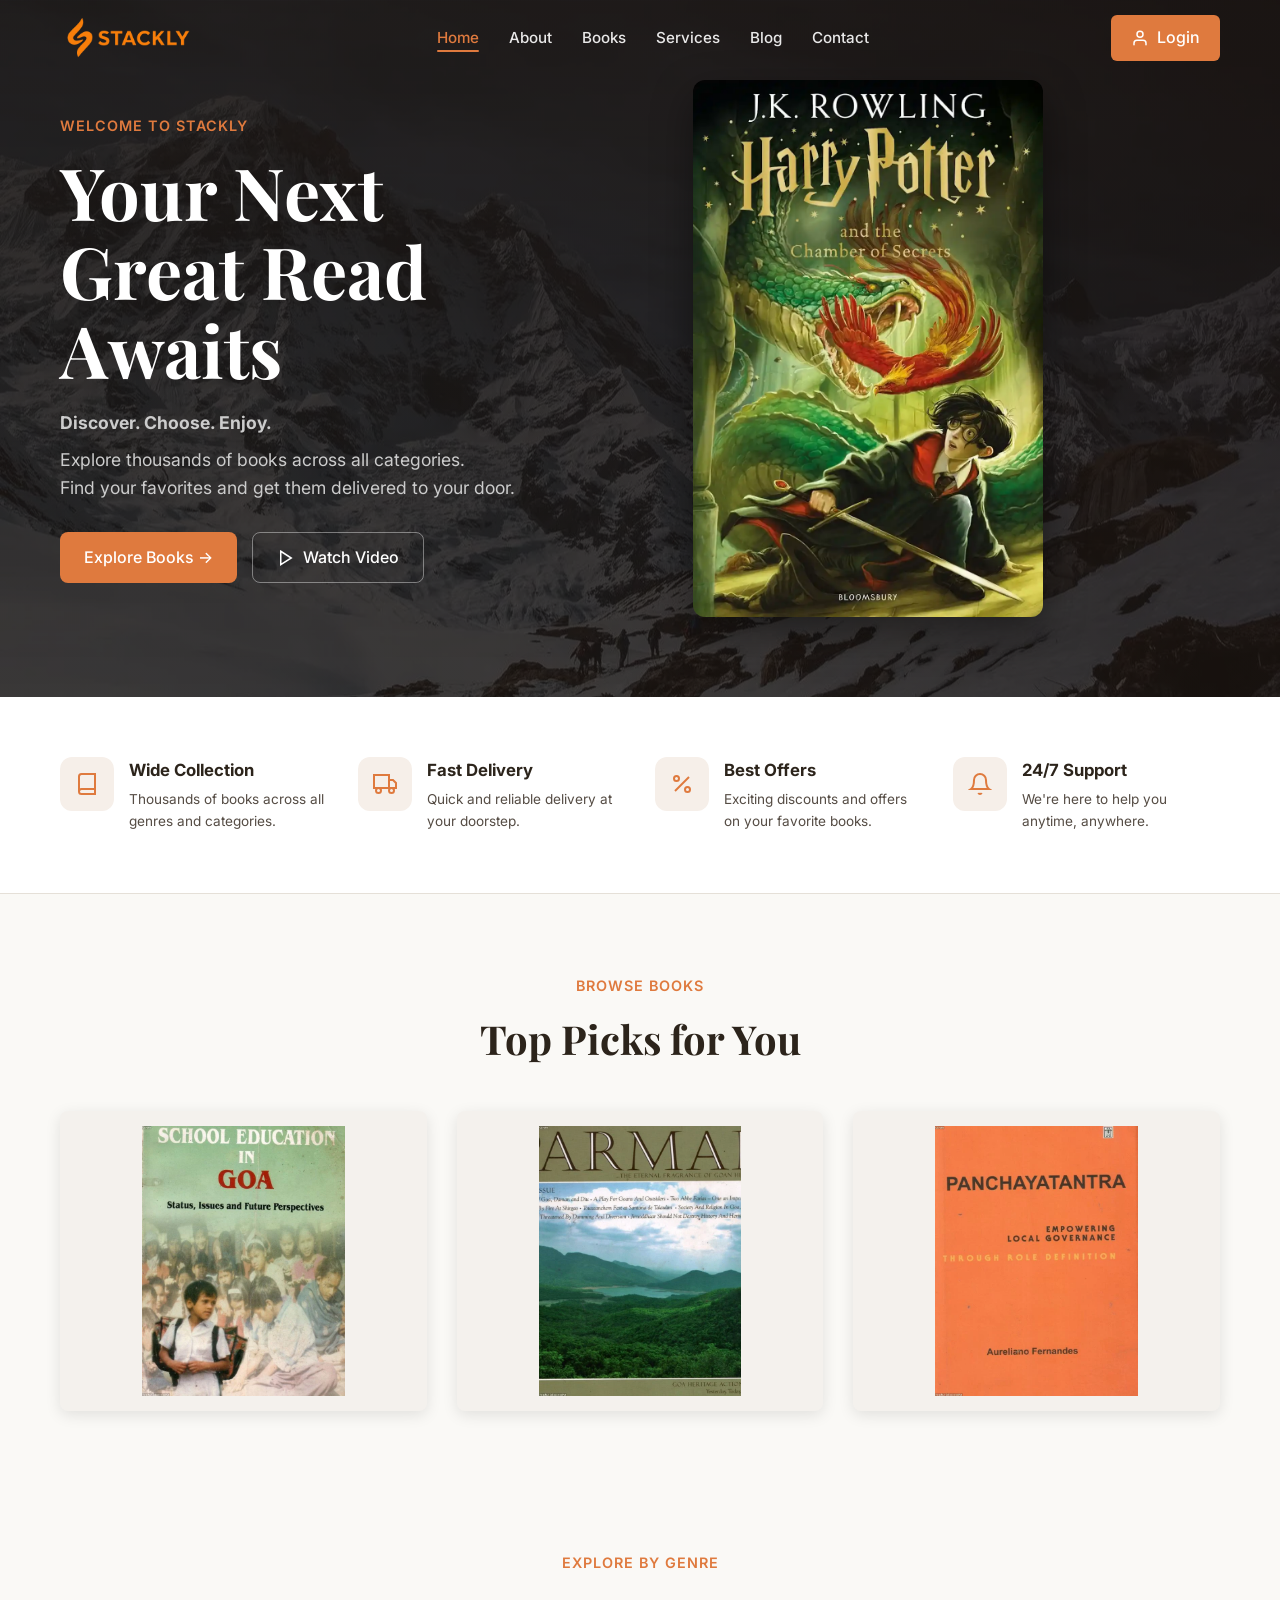
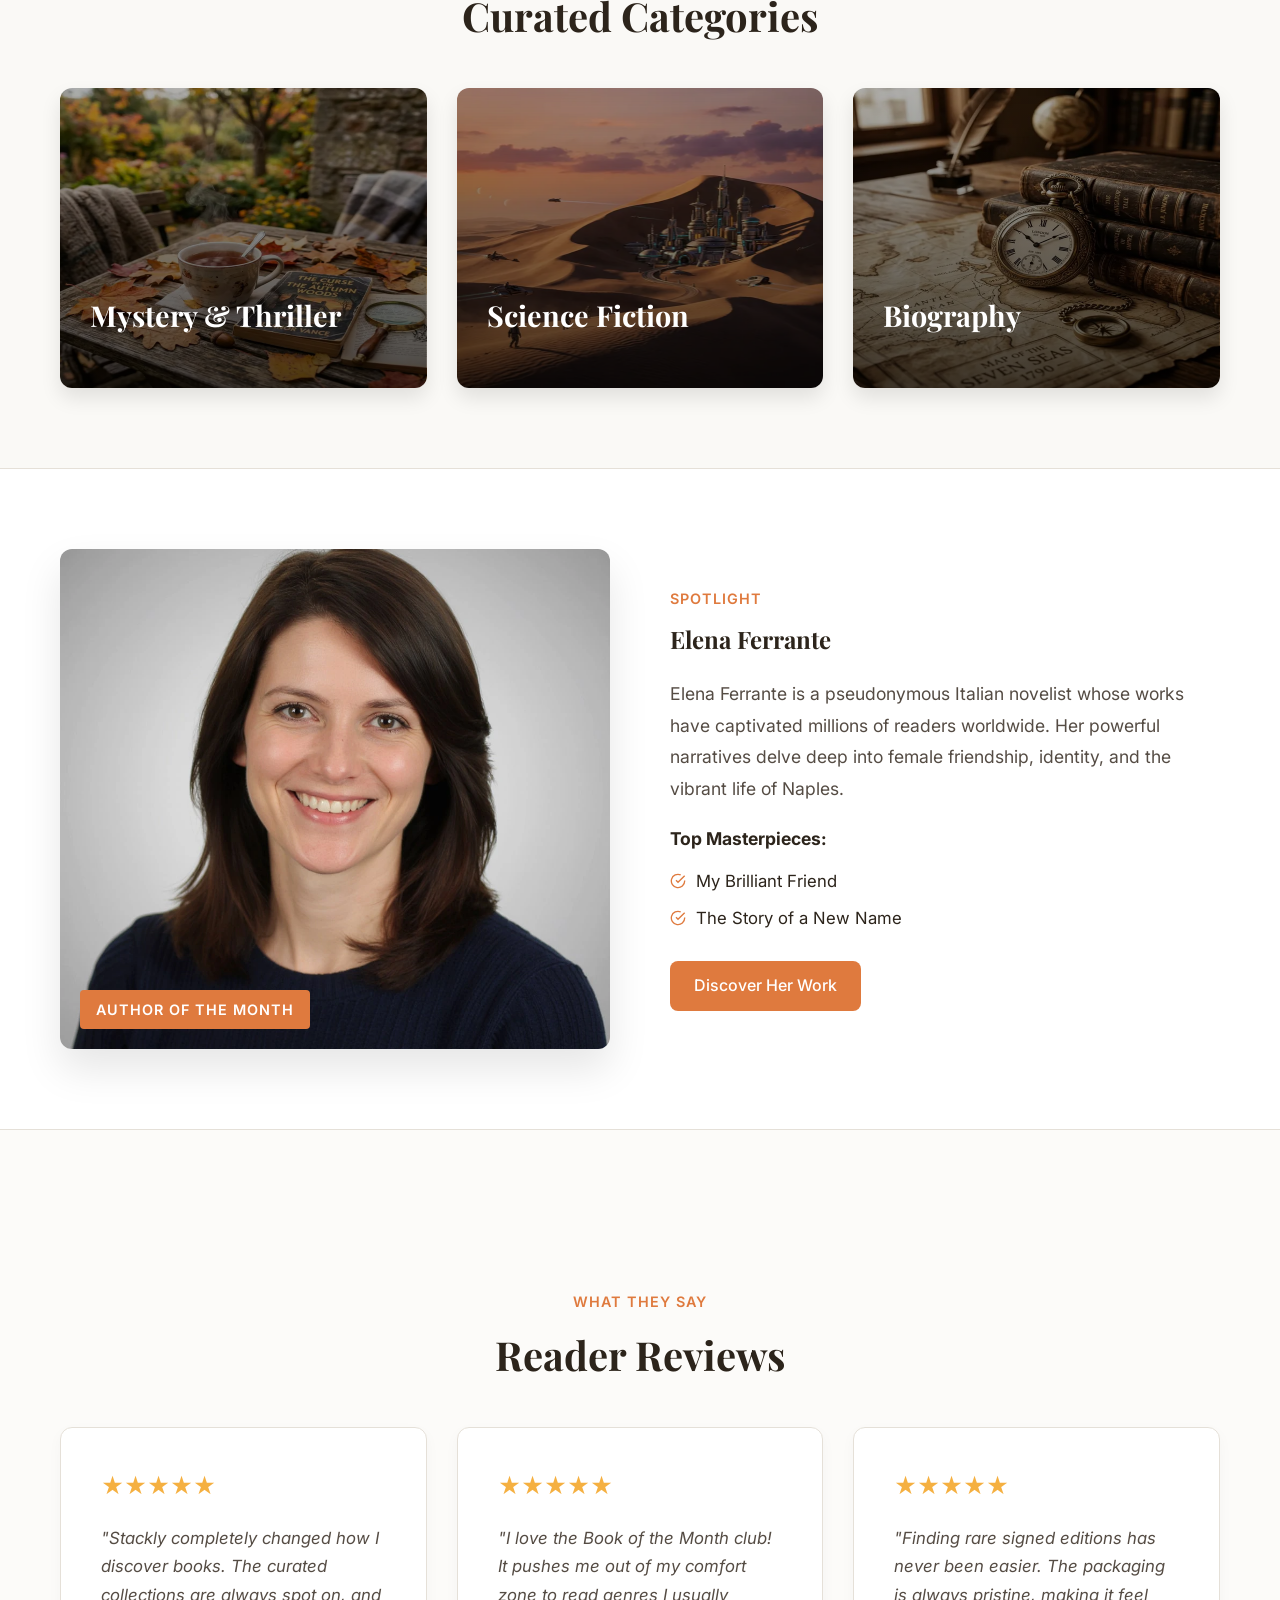
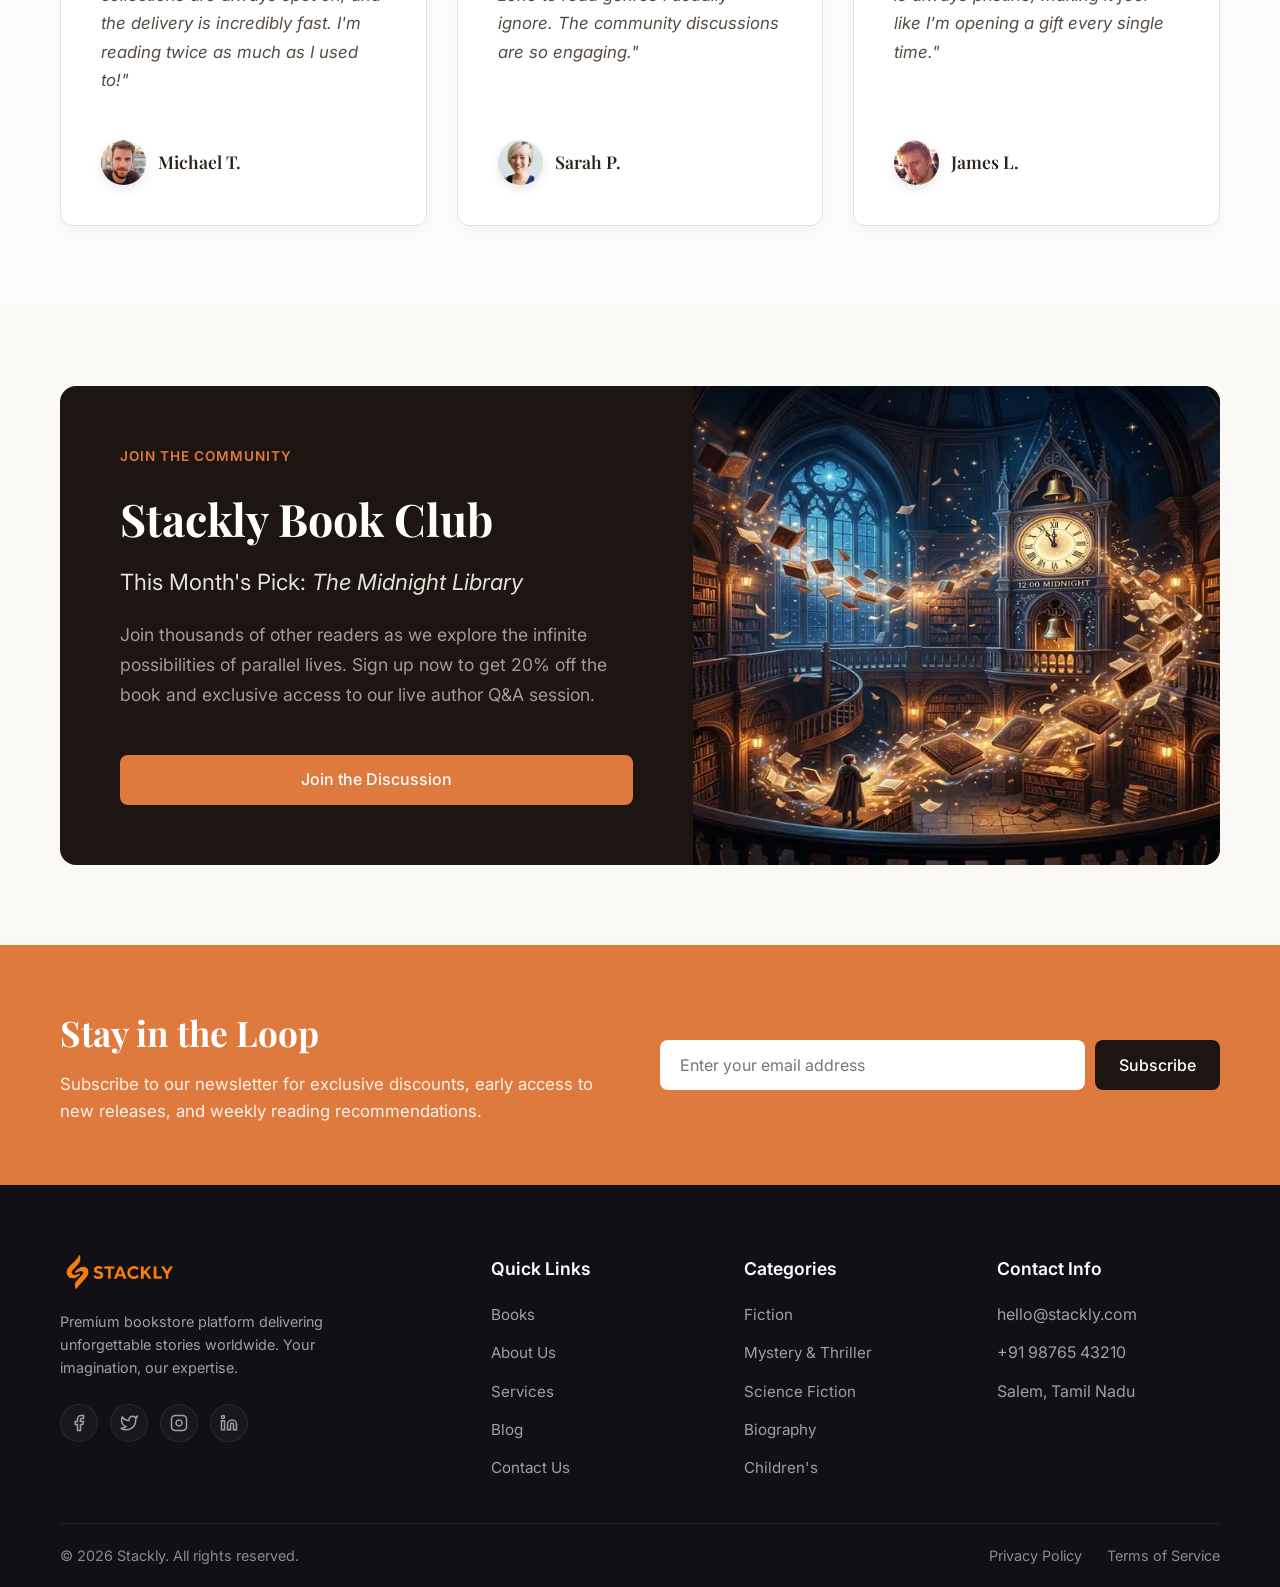
<file: index.html>
<!DOCTYPE html>
<html lang="en">
<head>
    <meta charset="UTF-8">
    <meta name="viewport" content="width=device-width, initial-scale=1.0">
    <title>Stackly - Your Next Great Read Awaits</title>
    <link rel="stylesheet" href="css/index.css">
</head>
<body>

    <!-- Header will be injected here by script.js -->
    <div id="header-placeholder"></div>

    <main>
        <!-- Hero Section -->
        <section class="hero">
            <div class="container">
                <div class="hero-content">
                    <span class="hero-subtitle">Welcome to Stackly</span>
                    <h1>Your Next<br>Great Read<br>Awaits</h1>
                    <div class="hero-desc">
                        <p><strong>Discover. Choose. Enjoy.</strong></p>
                        <p>Explore thousands of books across all categories.<br>Find your favorites and get them delivered to your door.</p>
                    </div>
                    <div class="hero-actions">
                        <a href="books.html" class="btn btn-primary">
                            Explore Books &rarr;
                        </a>
                        <a href="404.html" class="btn btn-outline">
                            <svg width="18" height="18" viewBox="0 0 24 24" fill="none" stroke="currentColor" stroke-width="2" style="margin-right: 8px;"><polygon points="5 3 19 12 5 21 5 3"></polygon></svg>
                            Watch Video
                        </a>
                    </div>
                </div>
                <div class="hero-image hp-slideshow" style="position: relative; max-width: 350px; width: 100%; margin: 0 auto;">
                    <img src="assets/h1.webp" alt="Harry Potter 1" class="hp-slide active" style="width: 100%; height: auto; object-fit: cover; border-radius: 12px; box-shadow: 0 15px 40px rgba(0,0,0,0.4); display: block;">
                    <img src="assets/h2.webp" alt="Harry Potter 2" class="hp-slide" style="position: absolute; top: 0; left: 0; width: 100%; height: 100%; object-fit: cover; border-radius: 12px; box-shadow: 0 15px 40px rgba(0,0,0,0.4);">
                    <img src="assets/h3.webp" alt="Harry Potter 3" class="hp-slide" style="position: absolute; top: 0; left: 0; width: 100%; height: 100%; object-fit: cover; border-radius: 12px; box-shadow: 0 15px 40px rgba(0,0,0,0.4);">
                    <img src="assets/h4.webp" alt="Harry Potter 4" class="hp-slide" style="position: absolute; top: 0; left: 0; width: 100%; height: 100%; object-fit: cover; border-radius: 12px; box-shadow: 0 15px 40px rgba(0,0,0,0.4);">
                    <img src="assets/h5.webp" alt="Harry Potter 5" class="hp-slide" style="position: absolute; top: 0; left: 0; width: 100%; height: 100%; object-fit: cover; border-radius: 12px; box-shadow: 0 15px 40px rgba(0,0,0,0.4);">
                    <img src="assets/h6.webp" alt="Harry Potter 6" class="hp-slide" style="position: absolute; top: 0; left: 0; width: 100%; height: 100%; object-fit: cover; border-radius: 12px; box-shadow: 0 15px 40px rgba(0,0,0,0.4);">
                    <img src="assets/h7.webp" alt="Harry Potter 7" class="hp-slide" style="position: absolute; top: 0; left: 0; width: 100%; height: 100%; object-fit: cover; border-radius: 12px; box-shadow: 0 15px 40px rgba(0,0,0,0.4);">
                </div>
            </div>
        </section>

        <!-- Features Section -->
        <section class="features">
            <div class="container">
                <div class="features-grid">
                    <div class="feature-card">
                        <div class="feature-icon">
                            <svg width="24" height="24" viewBox="0 0 24 24" fill="none" stroke="currentColor" stroke-width="2"><path d="M4 19.5v-15A2.5 2.5 0 0 1 6.5 2H20v20H6.5a2.5 2.5 0 0 1 0-5H20"></path></svg>
                        </div>
                        <div class="feature-text">
                            <h4>Wide Collection</h4>
                            <p>Thousands of books across all genres and categories.</p>
                        </div>
                    </div>
                    
                    <div class="feature-card">
                        <div class="feature-icon">
                            <svg width="24" height="24" viewBox="0 0 24 24" fill="none" stroke="currentColor" stroke-width="2"><rect x="1" y="3" width="15" height="13"></rect><polygon points="16 8 20 8 23 11 23 16 16 16 16 8"></polygon><circle cx="5.5" cy="18.5" r="2.5"></circle><circle cx="18.5" cy="18.5" r="2.5"></circle></svg>
                        </div>
                        <div class="feature-text">
                            <h4>Fast Delivery</h4>
                            <p>Quick and reliable delivery at your doorstep.</p>
                        </div>
                    </div>

                    <div class="feature-card">
                        <div class="feature-icon">
                            <svg width="24" height="24" viewBox="0 0 24 24" fill="none" stroke="currentColor" stroke-width="2"><path d="M19 5L5 19"></path><circle cx="6.5" cy="6.5" r="2.5"></circle><circle cx="17.5" cy="17.5" r="2.5"></circle></svg>
                        </div>
                        <div class="feature-text">
                            <h4>Best Offers</h4>
                            <p>Exciting discounts and offers on your favorite books.</p>
                        </div>
                    </div>

                    <div class="feature-card">
                        <div class="feature-icon">
                            <svg width="24" height="24" viewBox="0 0 24 24" fill="none" stroke="currentColor" stroke-width="2"><path d="M18 8A6 6 0 0 0 6 8c0 7-3 9-3 9h18s-3-2-3-9"></path><path d="M13.73 21a2 2 0 0 1-3.46 0"></path></svg>
                        </div>
                        <div class="feature-text">
                            <h4>24/7 Support</h4>
                            <p>We're here to help you anytime, anywhere.</p>
                        </div>
                    </div>
                </div>
            </div>
        </section>

        <!-- Top Picks Section -->
        <section class="top-picks container">
            <div class="section-header">
                <span class="section-subtitle">Browse Books</span>
                <h2>Top Picks for You</h2>
            </div>
            
            <div style="display: grid; grid-template-columns: repeat(auto-fit, minmax(200px, 1fr)); gap: 30px; padding-bottom: 60px;">
                <img src="assets/product_2.webp" alt="Top Pick 1" style="width: 100%; height: 300px; object-fit: cover; border-radius: 8px; box-shadow: 0 4px 15px rgba(0,0,0,0.1);">
                <img src="assets/product_3.webp" alt="Top Pick 2" style="width: 100%; height: 300px; object-fit: cover; border-radius: 8px; box-shadow: 0 4px 15px rgba(0,0,0,0.1);">
                <img src="assets/product_4.webp" alt="Top Pick 3" style="width: 100%; height: 300px; object-fit: cover; border-radius: 8px; box-shadow: 0 4px 15px rgba(0,0,0,0.1);">
            </div>
        </section>

        <!-- Curated Categories Section -->
        <section class="curated-categories container">
            <div class="section-header">
                <span class="section-subtitle">Explore by Genre</span>
                <h2>Curated Categories</h2>
            </div>
            <div class="category-grid">
                <a href="books.html" class="category-card" style="background-image: linear-gradient(rgba(0,0,0,0.3), rgba(0,0,0,0.7)), url('assets/blog_cozy_autumn.webp');">
                    <h3>Mystery & Thriller</h3>
                    <span>Browse Collection &rarr;</span>
                </a>
                <a href="books.html" class="category-card" style="background-image: linear-gradient(rgba(0,0,0,0.3), rgba(0,0,0,0.7)), url('assets/blog_dune.webp');">
                    <h3>Science Fiction</h3>
                    <span>Browse Collection &rarr;</span>
                </a>
                <a href="books.html" class="category-card" style="background-image: linear-gradient(rgba(0,0,0,0.3), rgba(0,0,0,0.7)), url('assets/blog_historical.webp');">
                    <h3>Biography</h3>
                    <span>Browse Collection &rarr;</span>
                </a>
            </div>
        </section>

        <!-- Featured Author Section -->
        <section class="featured-author">
            <div class="container">
                <div class="author-layout">
                    <div class="author-image-wrapper">
                        <img src="assets/ai1.webp" alt="Featured Author" class="author-image">
                        <div class="author-badge">Author of the Month</div>
                    </div>
                    <div class="author-content">
                        <span class="section-subtitle">Spotlight</span>
                        <h2>Elena Ferrante</h2>
                        <p class="author-bio">Elena Ferrante is a pseudonymous Italian novelist whose works have captivated millions of readers worldwide. Her powerful narratives delve deep into female friendship, identity, and the vibrant life of Naples.</p>
                        <div class="author-books">
                            <h4>Top Masterpieces:</h4>
                            <ul>
                                <li><svg width="16" height="16" viewBox="0 0 24 24" fill="none" stroke="var(--primary-color)" stroke-width="2"><path d="M22 11.08V12a10 10 0 1 1-5.93-9.14"></path><polyline points="22 4 12 14.01 9 11.01"></polyline></svg> My Brilliant Friend</li>
                                <li><svg width="16" height="16" viewBox="0 0 24 24" fill="none" stroke="var(--primary-color)" stroke-width="2"><path d="M22 11.08V12a10 10 0 1 1-5.93-9.14"></path><polyline points="22 4 12 14.01 9 11.01"></polyline></svg> The Story of a New Name</li>
                            </ul>
                        </div>
                        <a href="books.html" class="btn btn-primary">Discover Her Work</a>
                    </div>
                </div>
            </div>
        </section>

        <!-- Testimonials Section -->
        <section class="testimonials">
            <div class="container">
                <div class="section-header">
                    <span class="section-subtitle">What They Say</span>
                    <h2>Reader Reviews</h2>
                </div>
                <div class="testimonial-grid">
                    <div class="testimonial-card">
                        <div class="stars">★★★★★</div>
                        <p class="testimonial-text">"Stackly completely changed how I discover books. The curated collections are always spot on, and the delivery is incredibly fast. I'm reading twice as much as I used to!"</p>
                        <div class="testimonial-author"><img src="assets/profile_michael.webp" alt="Michael T."><span>Michael T.</span></div>
                    </div>
                    <div class="testimonial-card">
                        <div class="stars">★★★★★</div>
                        <p class="testimonial-text">"I love the Book of the Month club! It pushes me out of my comfort zone to read genres I usually ignore. The community discussions are so engaging."</p>
                        <div class="testimonial-author"><img src="assets/profile_sarah.webp" alt="Sarah P."><span>Sarah P.</span></div>
                    </div>
                    <div class="testimonial-card">
                        <div class="stars">★★★★★</div>
                        <p class="testimonial-text">"Finding rare signed editions has never been easier. The packaging is always pristine, making it feel like I'm opening a gift every single time."</p>
                        <div class="testimonial-author"><img src="assets/profile_james.webp" alt="James L."><span>James L.</span></div>
                    </div>
                </div>
            </div>
        </section>

        <!-- Book Club Spotlight Section -->
        <section class="book-club container">
            <div class="club-layout">
                <div class="club-content">
                    <span class="club-tag">Join the Community</span>
                    <h2>Stackly Book Club</h2>
                    <h3>This Month's Pick: <em>The Midnight Library</em></h3>
                    <p>Join thousands of other readers as we explore the infinite possibilities of parallel lives. Sign up now to get 20% off the book and exclusive access to our live author Q&A session.</p>
                    <a href="404.html" class="btn btn-primary" style="margin-top: 15px;">Join the Discussion</a>
                </div>
                <div class="club-image">
                    <img src="assets/blog_midnight_library.webp" alt="Book Club Pick">
                </div>
            </div>
        </section>

        <!-- Newsletter Subscription Section -->
        <section class="newsletter-section">
            <div class="container newsletter-content">
                <div class="newsletter-text">
                    <h2>Stay in the Loop</h2>
                    <p>Subscribe to our newsletter for exclusive discounts, early access to new releases, and weekly reading recommendations.</p>
                </div>
                <form class="newsletter-form" action="404.html">
                    <input type="email" placeholder="Enter your email address" required>
                    <button type="submit" class="btn btn-primary">Subscribe</button>
                </form>
            </div>
        </section>
    </main>

    <!-- Footer will be injected here by script.js -->
    <div id="footer-placeholder"></div>

    <script src="js/script.js"></script>
</body>
</html>
</file>
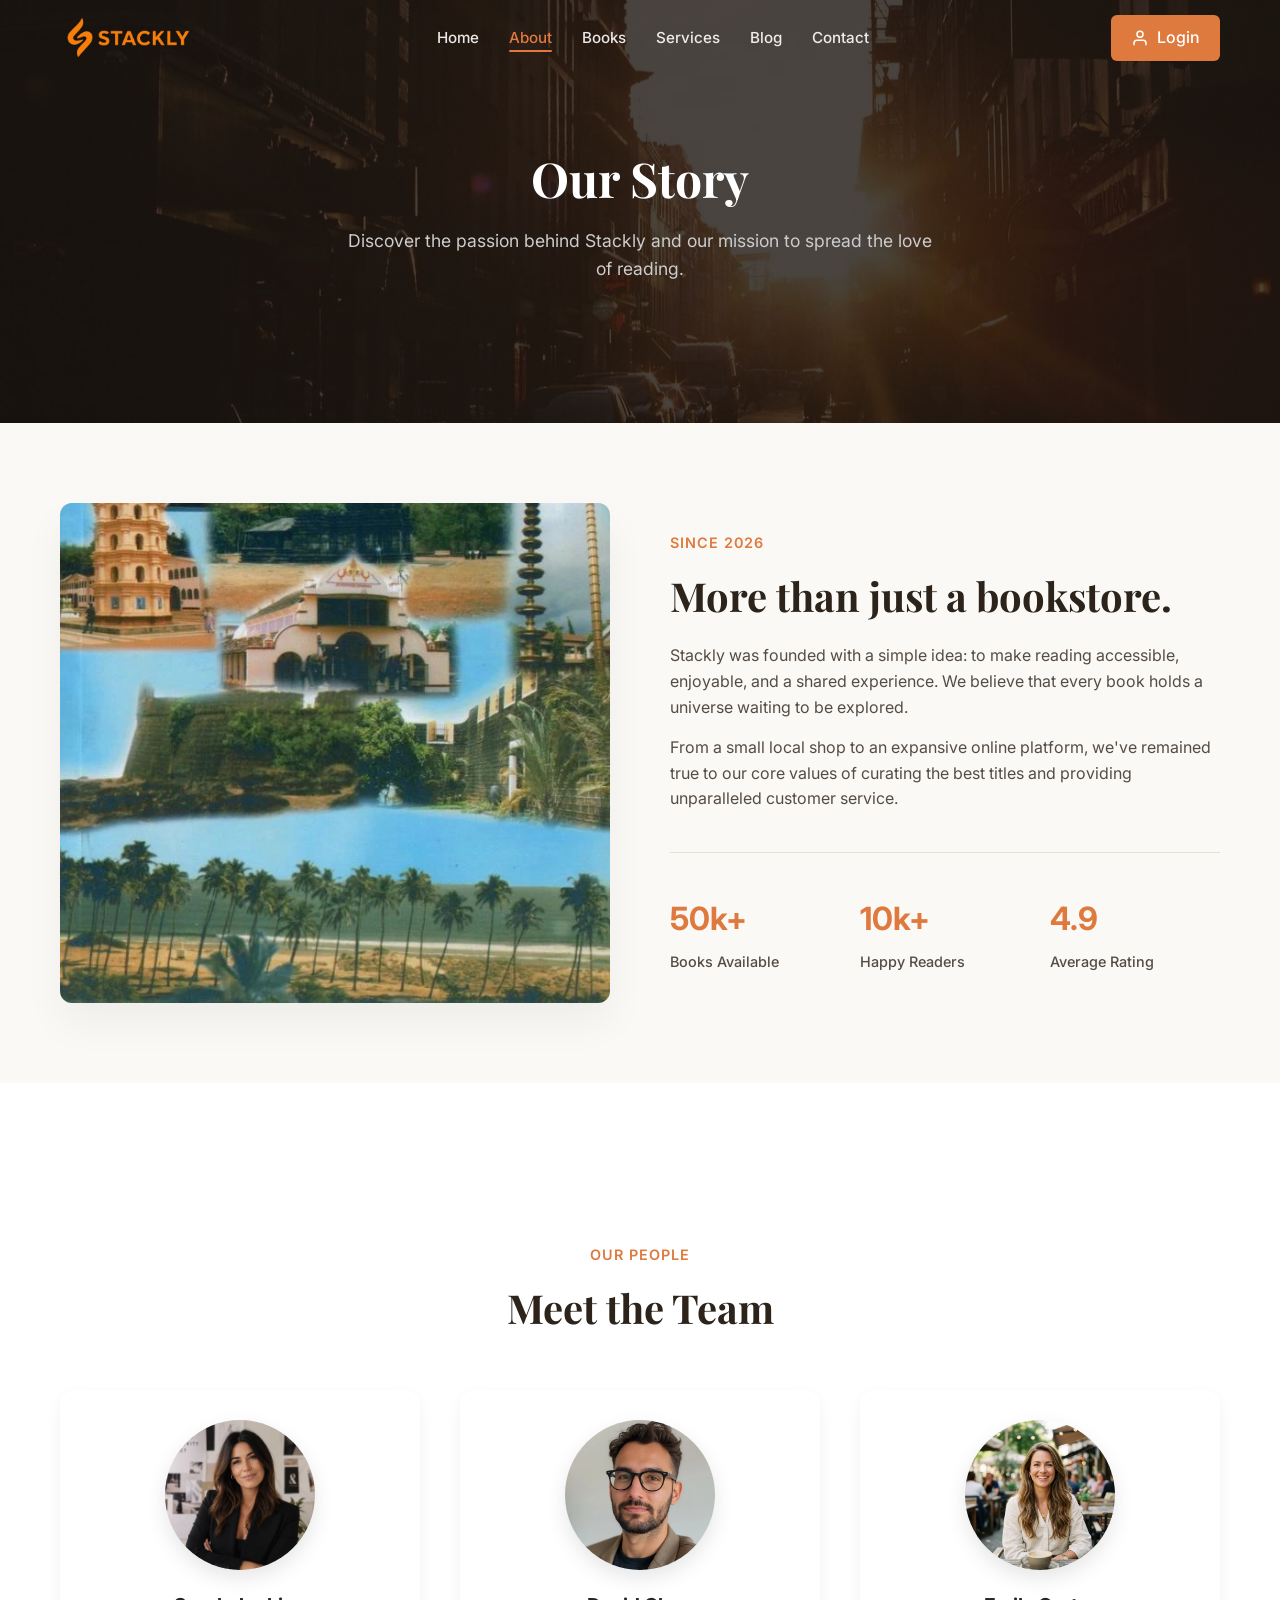
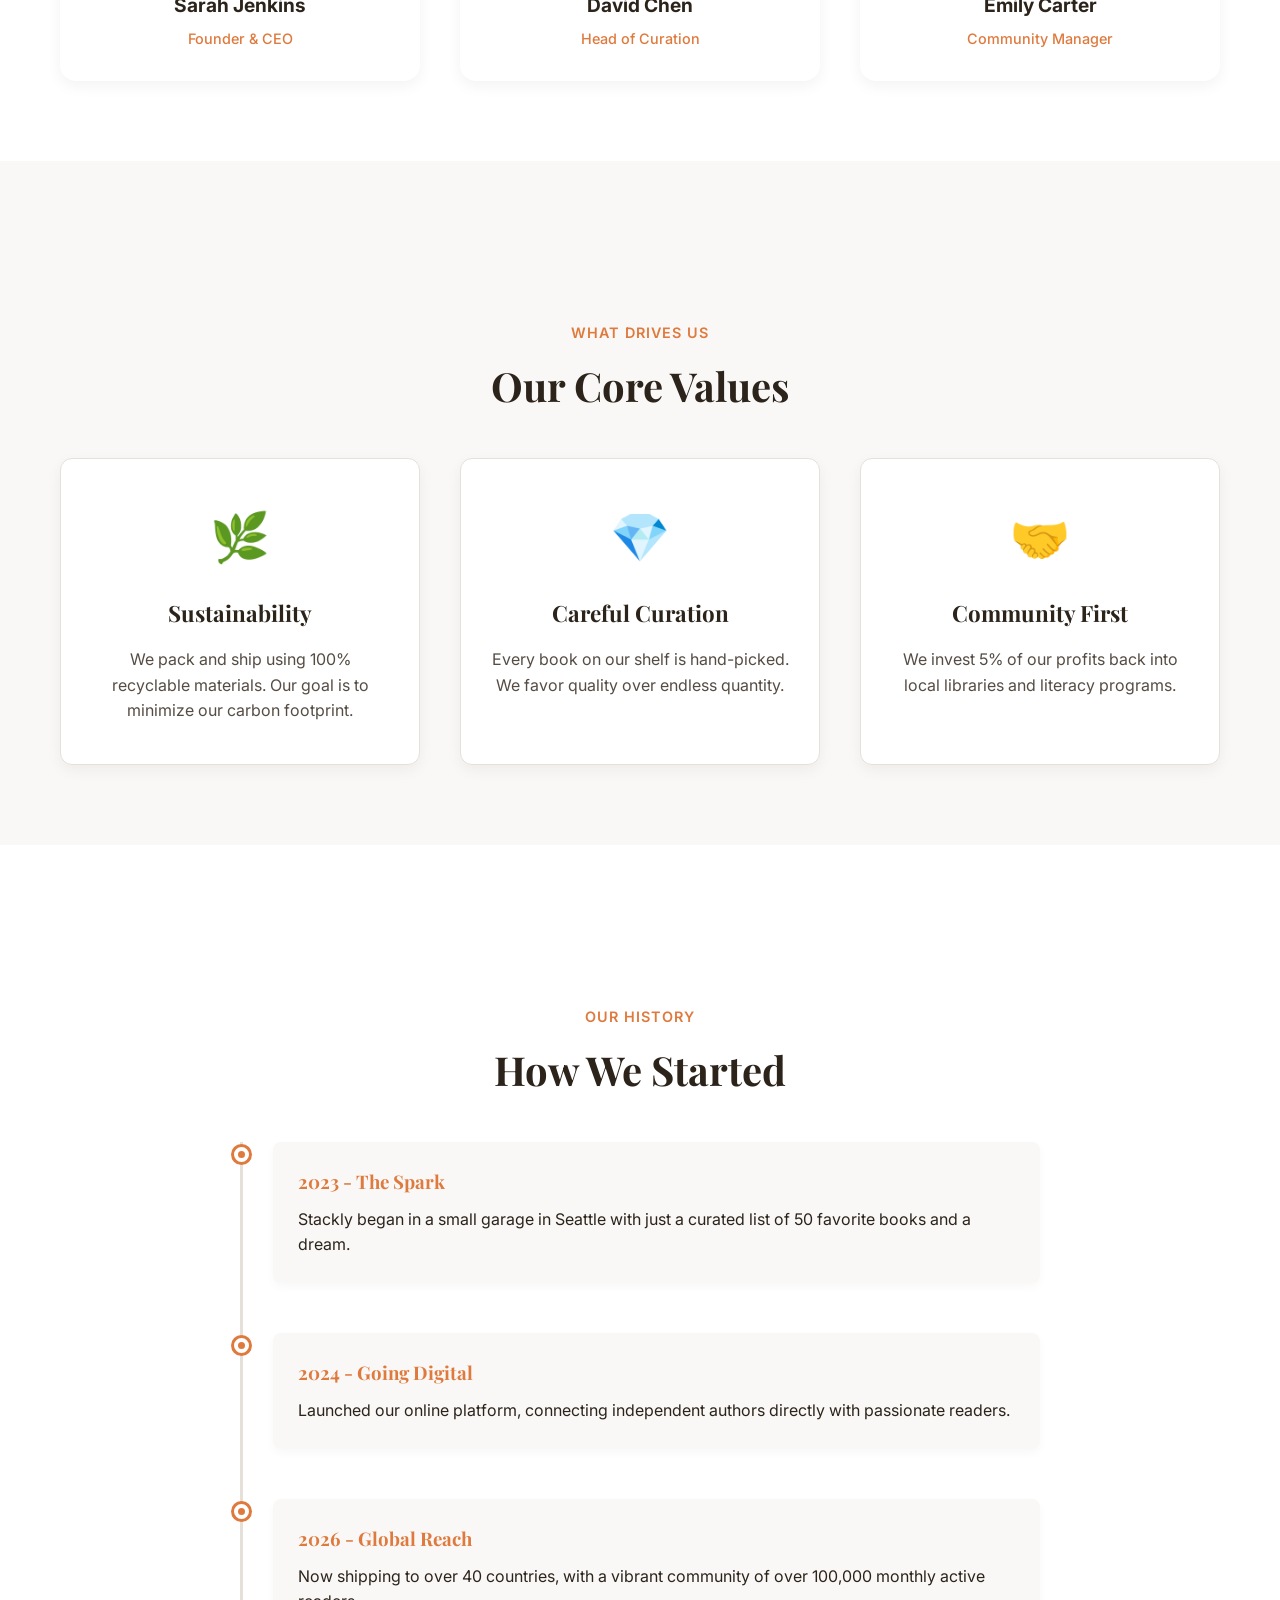
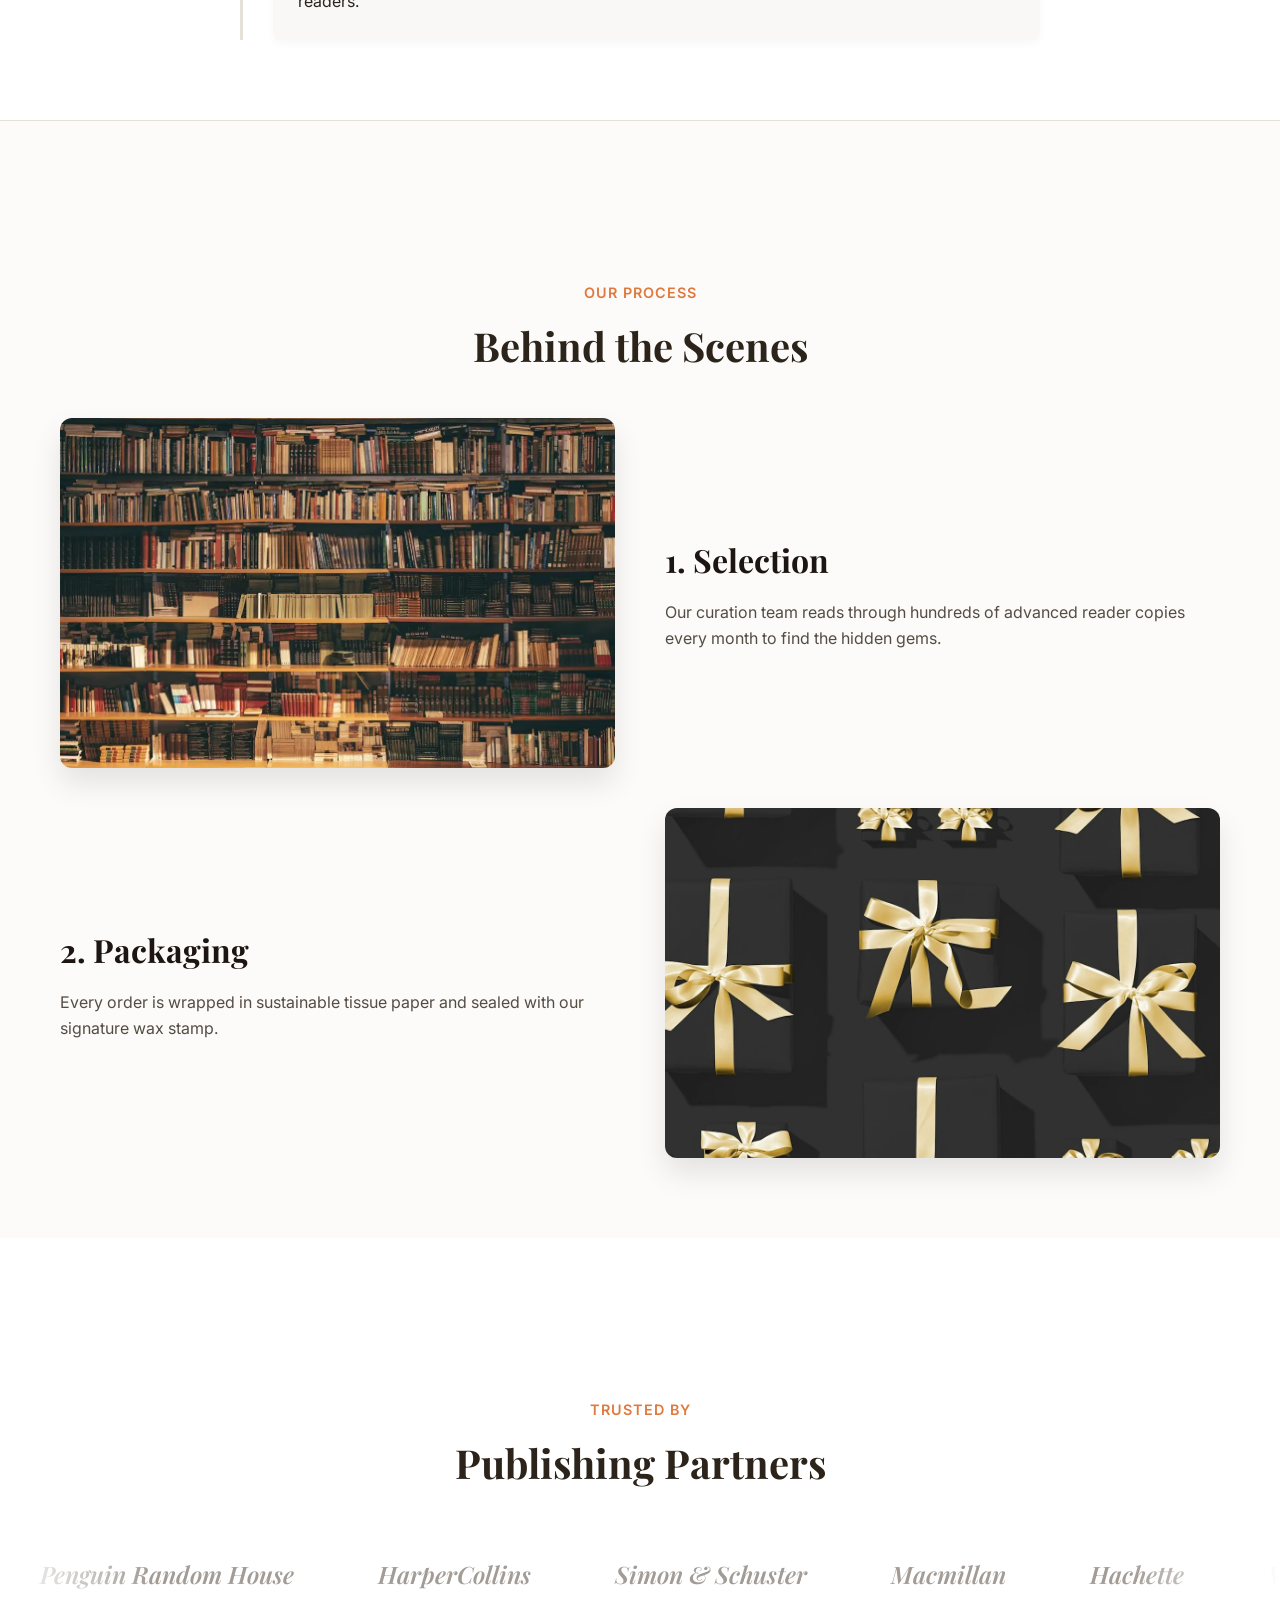
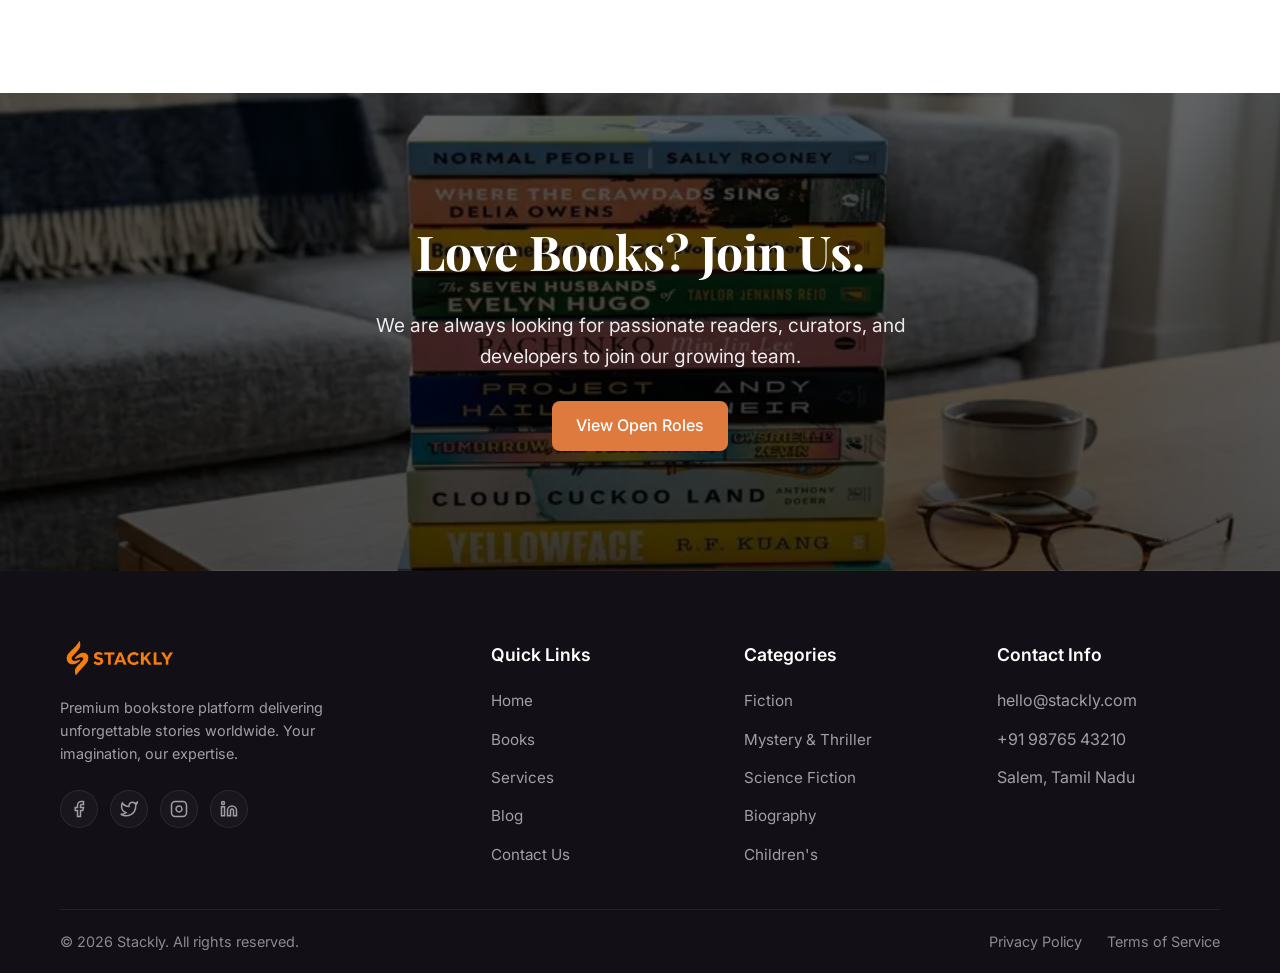
<file: about.html>
<!DOCTYPE html>
<html lang="en">
<head>
    <meta charset="UTF-8">
    <meta name="viewport" content="width=device-width, initial-scale=1.0">
    <title>About Us - Stackly</title>
    <link rel="stylesheet" href="css/index.css">
    <link rel="stylesheet" href="css/about.css">
    <link rel="stylesheet" href="css/books.css"> <!-- Reusing page-header style -->
</head>
<body>

    <div id="header-placeholder"></div>

    <main>
        <section class="page-header" style="background-image: linear-gradient(rgba(28, 21, 17, 0.8), rgba(28, 21, 17, 0.8)), url('assets/hero_3.webp'); background-size: cover; background-position: center;">
            <div class="container">
                <h1>Our Story</h1>
                <p>Discover the passion behind Stackly and our mission to spread the love of reading.</p>
            </div>
        </section>

        <section class="about-section container">
            <div class="about-grid">
                <div class="about-image">
                    <img src="assets/product_12.webp" alt="Library Interior" style="width: 100%; height: 100%; object-fit: cover; border-radius: 8px;">
                </div>
                <div class="about-content">
                    <span class="section-subtitle">Since 2026</span>
                    <h2>More than just a bookstore.</h2>
                    <p>Stackly was founded with a simple idea: to make reading accessible, enjoyable, and a shared experience. We believe that every book holds a universe waiting to be explored.</p>
                    <p>From a small local shop to an expansive online platform, we've remained true to our core values of curating the best titles and providing unparalleled customer service.</p>
                    
                    <div class="stats-grid">
                        <div class="stat-item">
                            <h3>50k+</h3>
                            <span>Books Available</span>
                        </div>
                        <div class="stat-item">
                            <h3>10k+</h3>
                            <span>Happy Readers</span>
                        </div>
                        <div class="stat-item">
                            <h3>4.9</h3>
                            <span>Average Rating</span>
                        </div>
                    </div>
                </div>
            </div>
        </section>

        <section class="team-section">
            <div class="container">
                <div class="section-header">
                    <span class="section-subtitle">Our People</span>
                    <h2>Meet the Team</h2>
                </div>
                <div class="team-grid">
                    <div class="team-card">
                        <div class="avatar-container">
                            <img class="team-avatar" src="assets/aio.webp" alt="Sarah Jenkins">
                            <div class="social-overlay">
                                <a href="404.html" aria-label="Twitter"><svg width="20" height="20" viewBox="0 0 24 24" fill="none" stroke="currentColor" stroke-width="2"><path d="M23 3a10.9 10.9 0 0 1-3.14 1.53 4.48 4.48 0 0 0-7.86 3v1A10.66 10.66 0 0 1 3 4s-4 9 5 13a11.64 11.64 0 0 1-7 2c9 5 20 0 20-11.5a4.5 4.5 0 0 0-.08-.83A7.72 7.72 0 0 0 23 3z"></path></svg></a>
                                <a href="404.html" aria-label="LinkedIn"><svg width="20" height="20" viewBox="0 0 24 24" fill="none" stroke="currentColor" stroke-width="2"><path d="M16 8a6 6 0 0 1 6 6v7h-4v-7a2 2 0 0 0-2-2 2 2 0 0 0-2 2v7h-4v-7a6 6 0 0 1 6-6z"></path><rect x="2" y="9" width="4" height="12"></rect><circle cx="4" cy="4" r="2"></circle></svg></a>
                            </div>
                        </div>
                        <h4>Sarah Jenkins</h4>
                        <span>Founder & CEO</span>
                    </div>
                    <div class="team-card">
                        <div class="avatar-container">
                            <img class="team-avatar" src="assets/ai7.webp" alt="David Chen">
                            <div class="social-overlay">
                                <a href="404.html" aria-label="Twitter"><svg width="20" height="20" viewBox="0 0 24 24" fill="none" stroke="currentColor" stroke-width="2"><path d="M23 3a10.9 10.9 0 0 1-3.14 1.53 4.48 4.48 0 0 0-7.86 3v1A10.66 10.66 0 0 1 3 4s-4 9 5 13a11.64 11.64 0 0 1-7 2c9 5 20 0 20-11.5a4.5 4.5 0 0 0-.08-.83A7.72 7.72 0 0 0 23 3z"></path></svg></a>
                                <a href="404.html" aria-label="LinkedIn"><svg width="20" height="20" viewBox="0 0 24 24" fill="none" stroke="currentColor" stroke-width="2"><path d="M16 8a6 6 0 0 1 6 6v7h-4v-7a2 2 0 0 0-2-2 2 2 0 0 0-2 2v7h-4v-7a6 6 0 0 1 6-6z"></path><rect x="2" y="9" width="4" height="12"></rect><circle cx="4" cy="4" r="2"></circle></svg></a>
                            </div>
                        </div>
                        <h4>David Chen</h4>
                        <span>Head of Curation</span>
                    </div>
                    <div class="team-card">
                        <div class="avatar-container">
                            <img class="team-avatar" src="assets/aioo.webp" alt="Emily Carter">
                            <div class="social-overlay">
                                <a href="404.html" aria-label="Twitter"><svg width="20" height="20" viewBox="0 0 24 24" fill="none" stroke="currentColor" stroke-width="2"><path d="M23 3a10.9 10.9 0 0 1-3.14 1.53 4.48 4.48 0 0 0-7.86 3v1A10.66 10.66 0 0 1 3 4s-4 9 5 13a11.64 11.64 0 0 1-7 2c9 5 20 0 20-11.5a4.5 4.5 0 0 0-.08-.83A7.72 7.72 0 0 0 23 3z"></path></svg></a>
                                <a href="404.html" aria-label="LinkedIn"><svg width="20" height="20" viewBox="0 0 24 24" fill="none" stroke="currentColor" stroke-width="2"><path d="M16 8a6 6 0 0 1 6 6v7h-4v-7a2 2 0 0 0-2-2 2 2 0 0 0-2 2v7h-4v-7a6 6 0 0 1 6-6z"></path><rect x="2" y="9" width="4" height="12"></rect><circle cx="4" cy="4" r="2"></circle></svg></a>
                            </div>
                        </div>
                        <h4>Emily Carter</h4>
                        <span>Community Manager</span>
                    </div>
                </div>
            </div>
        </section>

        <!-- Core Values Section -->
        <section class="core-values">
            <div class="container">
                <div class="section-header">
                    <span class="section-subtitle">What Drives Us</span>
                    <h2>Our Core Values</h2>
                </div>
                <div class="values-grid">
                    <div class="value-card">
                        <div class="value-icon">🌿</div>
                        <h3>Sustainability</h3>
                        <p>We pack and ship using 100% recyclable materials. Our goal is to minimize our carbon footprint.</p>
                    </div>
                    <div class="value-card">
                        <div class="value-icon">💎</div>
                        <h3>Careful Curation</h3>
                        <p>Every book on our shelf is hand-picked. We favor quality over endless quantity.</p>
                    </div>
                    <div class="value-card">
                        <div class="value-icon">🤝</div>
                        <h3>Community First</h3>
                        <p>We invest 5% of our profits back into local libraries and literacy programs.</p>
                    </div>
                </div>
            </div>
        </section>

        <!-- Timeline Section -->
        <section class="timeline-section">
            <div class="container">
                <div class="section-header">
                    <span class="section-subtitle">Our History</span>
                    <h2>How We Started</h2>
                </div>
                <div class="timeline">
                    <div class="timeline-item">
                        <div class="timeline-dot pulse-anim"></div>
                        <div class="timeline-content">
                            <h3>2023 - The Spark</h3>
                            <p>Stackly began in a small garage in Seattle with just a curated list of 50 favorite books and a dream.</p>
                        </div>
                    </div>
                    <div class="timeline-item">
                        <div class="timeline-dot pulse-anim"></div>
                        <div class="timeline-content">
                            <h3>2024 - Going Digital</h3>
                            <p>Launched our online platform, connecting independent authors directly with passionate readers.</p>
                        </div>
                    </div>
                    <div class="timeline-item">
                        <div class="timeline-dot pulse-anim"></div>
                        <div class="timeline-content">
                            <h3>2026 - Global Reach</h3>
                            <p>Now shipping to over 40 countries, with a vibrant community of over 100,000 monthly active readers.</p>
                        </div>
                    </div>
                </div>
            </div>
        </section>

        <!-- Behind the Scenes Section -->
        <section class="behind-scenes">
            <div class="container">
                <div class="section-header">
                    <span class="section-subtitle">Our Process</span>
                    <h2>Behind the Scenes</h2>
                </div>
                <div class="process-row">
                    <div class="process-image" style="background-image: url('assets/selection.webp');"></div>
                    <div class="process-text">
                        <h3>1. Selection</h3>
                        <p>Our curation team reads through hundreds of advanced reader copies every month to find the hidden gems.</p>
                    </div>
                </div>
                <div class="process-row reverse">
                    <div class="process-image" style="background-image: url('assets/packaging.webp');"></div>
                    <div class="process-text">
                        <h3>2. Packaging</h3>
                        <p>Every order is wrapped in sustainable tissue paper and sealed with our signature wax stamp.</p>
                    </div>
                </div>
            </div>
        </section>

        <!-- Partners Marquee -->
        <section class="partners-section">
            <div class="container">
                <div class="section-header">
                    <span class="section-subtitle">Trusted By</span>
                    <h2>Publishing Partners</h2>
                </div>
            </div>
            <div class="marquee-container">
                <div class="marquee-track">
                    <div class="partner-logo">Penguin Random House</div>
                    <div class="partner-logo">HarperCollins</div>
                    <div class="partner-logo">Simon & Schuster</div>
                    <div class="partner-logo">Macmillan</div>
                    <div class="partner-logo">Hachette</div>
                    <div class="partner-logo">Vintage Books</div>
                    <div class="partner-logo">Faber & Faber</div>
                    <!-- Duplicate for infinite scroll effect -->
                    <div class="partner-logo">Penguin Random House</div>
                    <div class="partner-logo">HarperCollins</div>
                    <div class="partner-logo">Simon & Schuster</div>
                    <div class="partner-logo">Macmillan</div>
                    <div class="partner-logo">Hachette</div>
                    <div class="partner-logo">Vintage Books</div>
                    <div class="partner-logo">Faber & Faber</div>
                </div>
            </div>
        </section>

        <!-- Careers Banner -->
        <section class="careers-banner">
            <div class="container careers-content">
                <h2>Love Books? Join Us.</h2>
                <p>We are always looking for passionate readers, curators, and developers to join our growing team.</p>
                <a href="404.html" class="btn btn-primary pulse-btn">View Open Roles</a>
            </div>
        </section>
    </main>

    <div id="footer-placeholder"></div>

    <script src="js/script.js"></script>
</body>
</html>
</file>
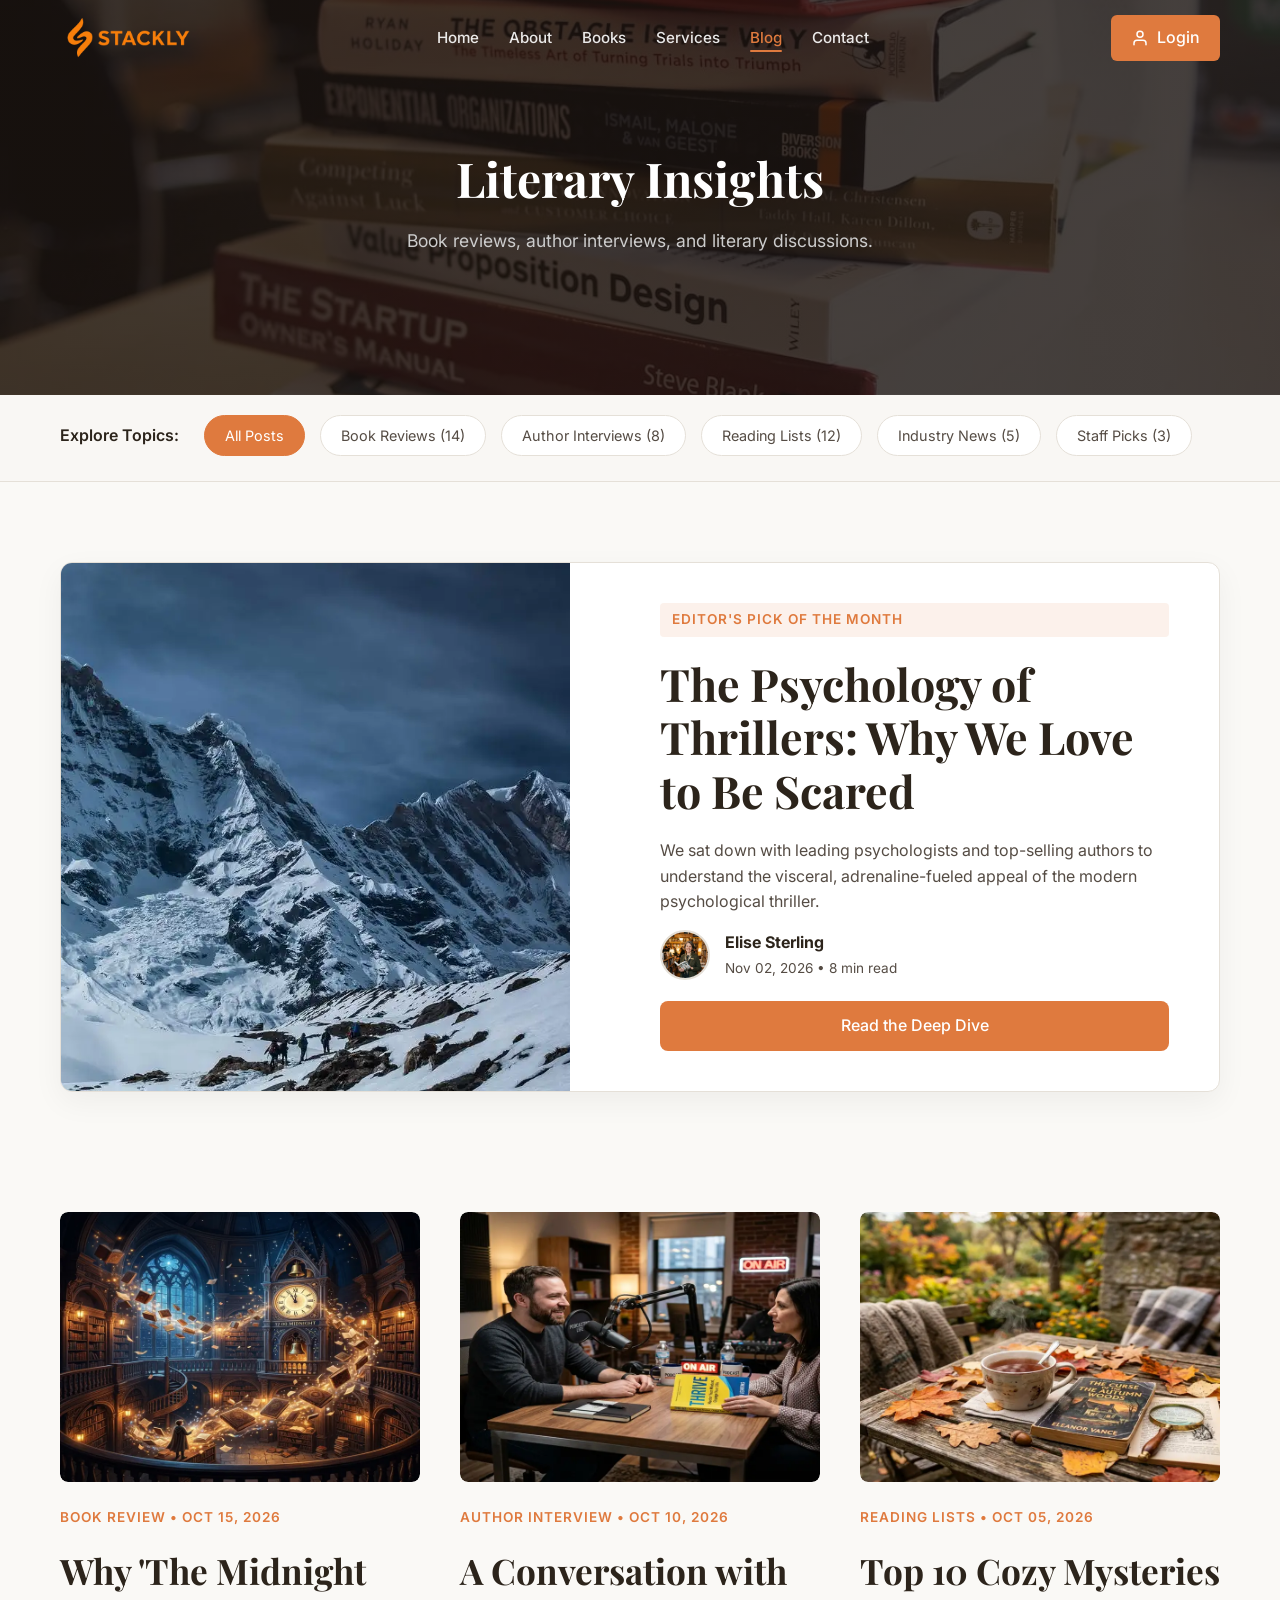
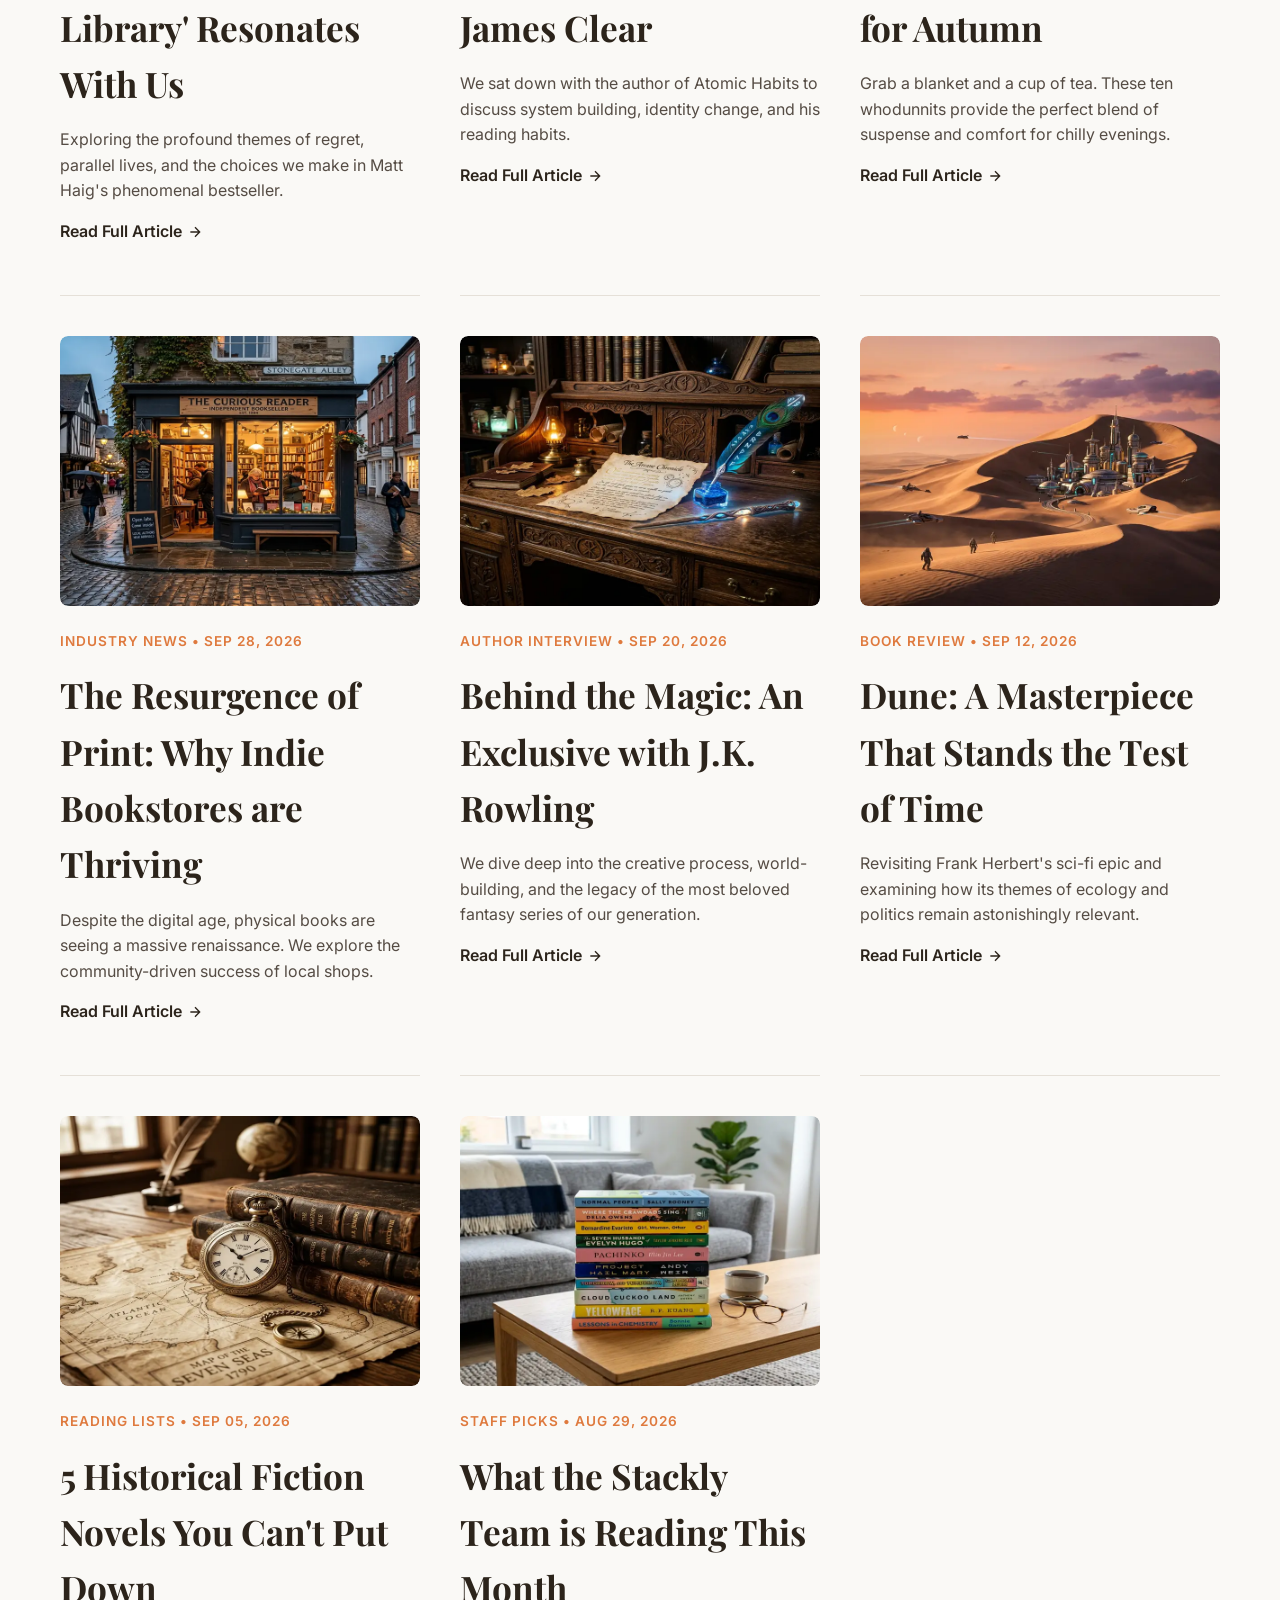
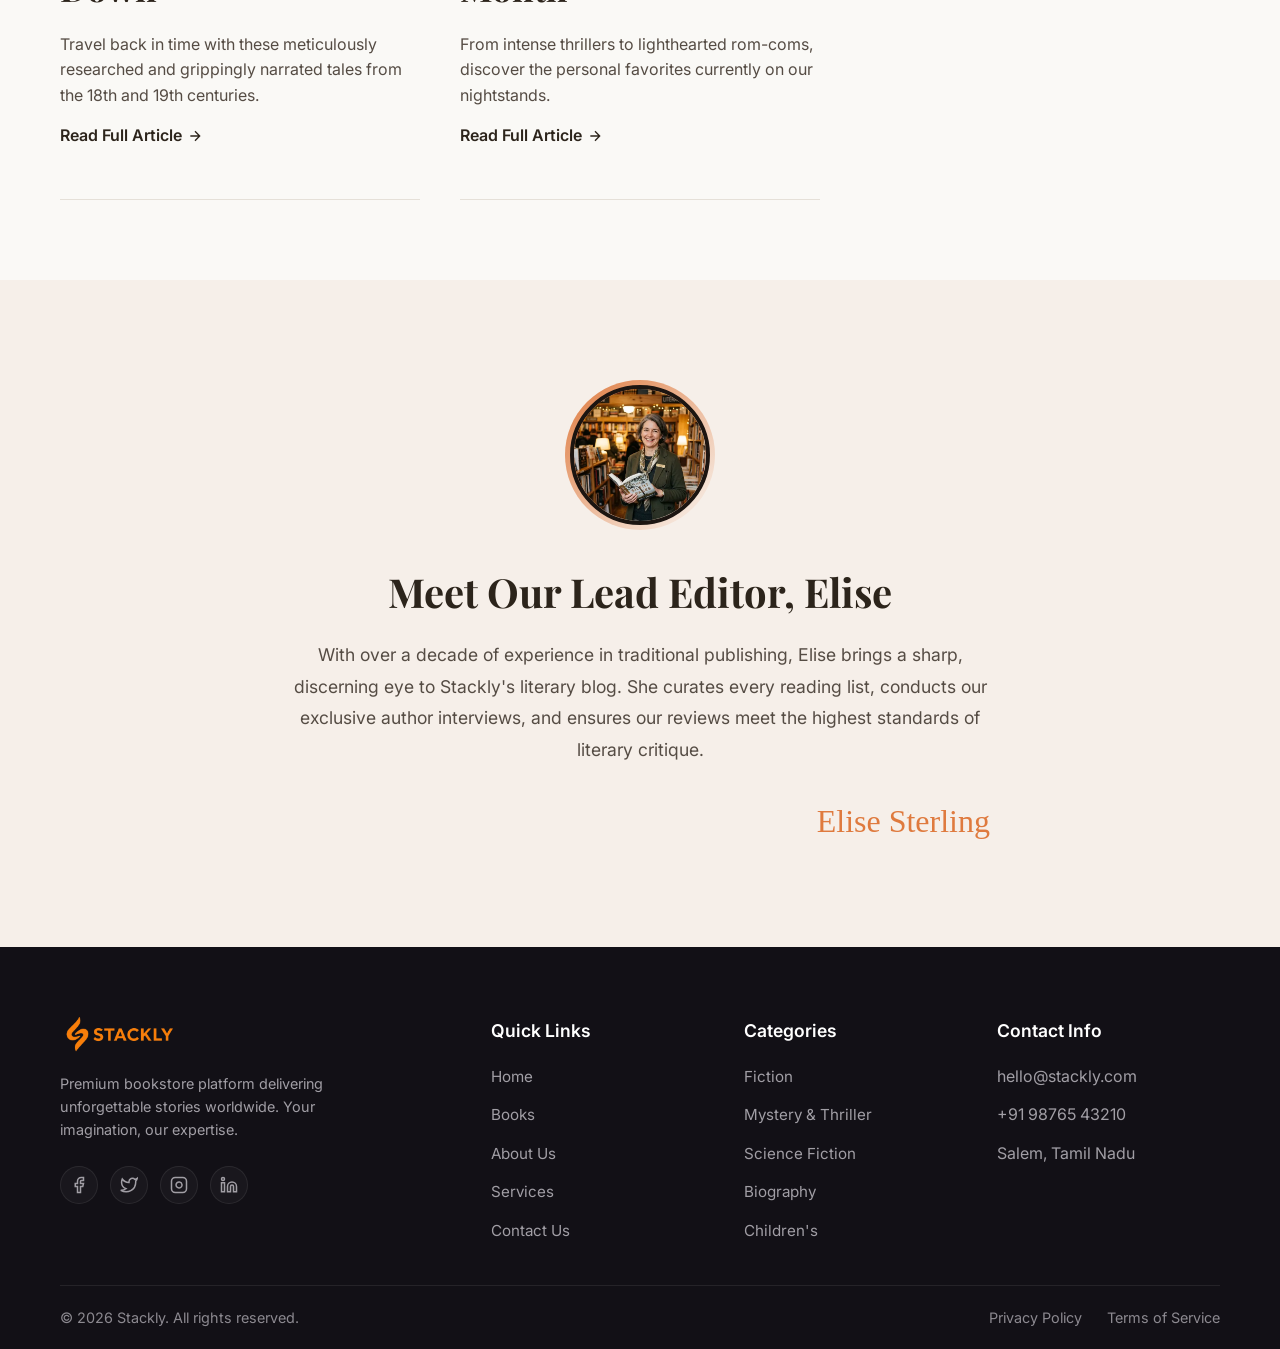
<file: blog.html>
<!DOCTYPE html>
<html lang="en">
<head>
    <meta charset="UTF-8">
    <meta name="viewport" content="width=device-width, initial-scale=1.0">
    <title>Blog - Stackly</title>
    <link rel="stylesheet" href="css/index.css">
    <link rel="stylesheet" href="css/books.css"> <!-- For page-header -->
    <link rel="stylesheet" href="css/blog.css">
</head>
<body>

    <div id="header-placeholder"></div>

    <main>
        <section class="page-header" style="background-image: linear-gradient(rgba(28, 21, 17, 0.8), rgba(28, 21, 17, 0.8)), url('assets/hero_blog.webp'); background-size: cover; background-position: center;">
            <div class="container">
                <h1>Literary Insights</h1>
                <p>Book reviews, author interviews, and literary discussions.</p>
            </div>
        </section>

        
        <!-- 1. Category Ribbon -->
        <section class="category-ribbon scroll-reveal">
            <div class="container">
                <div class="ribbon-wrapper">
                    <span class="ribbon-label">Explore Topics:</span>
                    <a href="404.html" class="ribbon-pill active">All Posts</a>
                    <a href="404.html" class="ribbon-pill">Book Reviews (14)</a>
                    <a href="404.html" class="ribbon-pill">Author Interviews (8)</a>
                    <a href="404.html" class="ribbon-pill">Reading Lists (12)</a>
                    <a href="404.html" class="ribbon-pill">Industry News (5)</a>
                    <a href="404.html" class="ribbon-pill">Staff Picks (3)</a>
                </div>
            </div>
        </section>

        <!-- 2. Featured Editor's Pick -->
        <section class="featured-post-section scroll-reveal">
            <div class="container">
                <div class="featured-split">
                    <div class="featured-image">
                        <img src="assets/hero_1.webp" alt="Featured Post">
                    </div>
                    <div class="featured-content">
                        <div class="featured-badge">Editor's Pick of the Month</div>
                        <h2 class="featured-title">The Psychology of Thrillers: Why We Love to Be Scared</h2>
                        <p class="featured-excerpt">We sat down with leading psychologists and top-selling authors to understand the visceral, adrenaline-fueled appeal of the modern psychological thriller.</p>
                        <div class="featured-meta">
                            <img src="assets/blog_curator.webp" alt="Author" class="meta-avatar">
                            <div class="meta-text">
                                <strong>Elise Sterling</strong>
                                <span>Nov 02, 2026 &bull; 8 min read</span>
                            </div>
                        </div>
                        <a href="404.html" class="btn btn-primary" style="margin-top: 20px;">Read the Deep Dive</a>
                    </div>
                </div>
            </div>
        </section>

        <section class="container blog-grid">
            <div class="blog-main">
                <article class="blog-post">
                    <div class="blog-image" style="padding: 0;">
                        <img src="assets/blog_midnight_library.webp" alt="Blog Post 1" style="width: 100%; height: 100%; object-fit: cover; border-radius: 8px;">
                    </div>
                    <div class="blog-meta">Book Review &bull; Oct 15, 2026</div>
                    <h2 class="blog-title"><a href="404.html">Why 'The Midnight Library' Resonates With Us</a></h2>
                    <p class="blog-excerpt">Exploring the profound themes of regret, parallel lives, and the choices we make in Matt Haig's phenomenal bestseller.</p>
                    <a href="404.html" class="read-more">Read Full Article <svg width="16" height="16" viewBox="0 0 24 24" fill="none" stroke="currentColor" stroke-width="2"><path d="M5 12h14M12 5l7 7-7 7"></path></svg></a>
                </article>

                <article class="blog-post">
                    <div class="blog-image" style="padding: 0;">
                        <img src="assets/blog_james_clear.webp" alt="Blog Post 2" style="width: 100%; height: 100%; object-fit: cover; border-radius: 8px;">
                    </div>
                    <div class="blog-meta">Author Interview &bull; Oct 10, 2026</div>
                    <h2 class="blog-title"><a href="404.html">A Conversation with James Clear</a></h2>
                    <p class="blog-excerpt">We sat down with the author of Atomic Habits to discuss system building, identity change, and his reading habits.</p>
                    <a href="404.html" class="read-more">Read Full Article <svg width="16" height="16" viewBox="0 0 24 24" fill="none" stroke="currentColor" stroke-width="2"><path d="M5 12h14M12 5l7 7-7 7"></path></svg></a>
                </article>

                <article class="blog-post">
                    <div class="blog-image" style="padding: 0;">
                        <img src="assets/blog_cozy_autumn.webp" alt="Blog Post 3" style="width: 100%; height: 100%; object-fit: cover; border-radius: 8px;">
                    </div>
                    <div class="blog-meta">Reading Lists &bull; Oct 05, 2026</div>
                    <h2 class="blog-title"><a href="404.html">Top 10 Cozy Mysteries for Autumn</a></h2>
                    <p class="blog-excerpt">Grab a blanket and a cup of tea. These ten whodunnits provide the perfect blend of suspense and comfort for chilly evenings.</p>
                    <a href="404.html" class="read-more">Read Full Article <svg width="16" height="16" viewBox="0 0 24 24" fill="none" stroke="currentColor" stroke-width="2"><path d="M5 12h14M12 5l7 7-7 7"></path></svg></a>
                </article>

                <article class="blog-post">
                    <div class="blog-image" style="padding: 0;">
                        <img src="assets/blog_indie_stores.webp" alt="Blog Post 4" style="width: 100%; height: 100%; object-fit: cover; border-radius: 8px;">
                    </div>
                    <div class="blog-meta">Industry News &bull; Sep 28, 2026</div>
                    <h2 class="blog-title"><a href="404.html">The Resurgence of Print: Why Indie Bookstores are Thriving</a></h2>
                    <p class="blog-excerpt">Despite the digital age, physical books are seeing a massive renaissance. We explore the community-driven success of local shops.</p>
                    <a href="404.html" class="read-more">Read Full Article <svg width="16" height="16" viewBox="0 0 24 24" fill="none" stroke="currentColor" stroke-width="2"><path d="M5 12h14M12 5l7 7-7 7"></path></svg></a>
                </article>

                <article class="blog-post">
                    <div class="blog-image" style="padding: 0;">
                        <img src="assets/blog_jk_rowling.webp" alt="Blog Post 5" style="width: 100%; height: 100%; object-fit: cover; border-radius: 8px;">
                    </div>
                    <div class="blog-meta">Author Interview &bull; Sep 20, 2026</div>
                    <h2 class="blog-title"><a href="404.html">Behind the Magic: An Exclusive with J.K. Rowling</a></h2>
                    <p class="blog-excerpt">We dive deep into the creative process, world-building, and the legacy of the most beloved fantasy series of our generation.</p>
                    <a href="404.html" class="read-more">Read Full Article <svg width="16" height="16" viewBox="0 0 24 24" fill="none" stroke="currentColor" stroke-width="2"><path d="M5 12h14M12 5l7 7-7 7"></path></svg></a>
                </article>

                <article class="blog-post">
                    <div class="blog-image" style="padding: 0;">
                        <img src="assets/blog_dune.webp" alt="Blog Post 6" style="width: 100%; height: 100%; object-fit: cover; border-radius: 8px;">
                    </div>
                    <div class="blog-meta">Book Review &bull; Sep 12, 2026</div>
                    <h2 class="blog-title"><a href="404.html">Dune: A Masterpiece That Stands the Test of Time</a></h2>
                    <p class="blog-excerpt">Revisiting Frank Herbert's sci-fi epic and examining how its themes of ecology and politics remain astonishingly relevant.</p>
                    <a href="404.html" class="read-more">Read Full Article <svg width="16" height="16" viewBox="0 0 24 24" fill="none" stroke="currentColor" stroke-width="2"><path d="M5 12h14M12 5l7 7-7 7"></path></svg></a>
                </article>
                
                <article class="blog-post">
                    <div class="blog-image" style="padding: 0;">
                        <img src="assets/blog_historical.webp" alt="Blog Post 7" style="width: 100%; height: 100%; object-fit: cover; border-radius: 8px;">
                    </div>
                    <div class="blog-meta">Reading Lists &bull; Sep 05, 2026</div>
                    <h2 class="blog-title"><a href="404.html">5 Historical Fiction Novels You Can't Put Down</a></h2>
                    <p class="blog-excerpt">Travel back in time with these meticulously researched and grippingly narrated tales from the 18th and 19th centuries.</p>
                    <a href="404.html" class="read-more">Read Full Article <svg width="16" height="16" viewBox="0 0 24 24" fill="none" stroke="currentColor" stroke-width="2"><path d="M5 12h14M12 5l7 7-7 7"></path></svg></a>
                </article>

                <article class="blog-post">
                    <div class="blog-image" style="padding: 0;">
                        <img src="assets/blog_team_reading.webp" alt="Blog Post 8" style="width: 100%; height: 100%; object-fit: cover; border-radius: 8px;">
                    </div>
                    <div class="blog-meta">Staff Picks &bull; Aug 29, 2026</div>
                    <h2 class="blog-title"><a href="404.html">What the Stackly Team is Reading This Month</a></h2>
                    <p class="blog-excerpt">From intense thrillers to lighthearted rom-coms, discover the personal favorites currently on our nightstands.</p>
                    <a href="404.html" class="read-more">Read Full Article <svg width="16" height="16" viewBox="0 0 24 24" fill="none" stroke="currentColor" stroke-width="2"><path d="M5 12h14M12 5l7 7-7 7"></path></svg></a>
                </article>
            </div>

            
        </section>
    
        <!-- 3. Curator Spotlight -->
        <section class="curator-spotlight scroll-reveal" style="background-color: #f6efe9; color: var(--text-dark); padding: 100px 0;">
            <div class="container text-center">
                <div class="curator-avatar-wrapper">
                    <img src="assets/blog_curator.webp" alt="Elise Sterling" class="curator-large-avatar">
                </div>
                <h2 style="font-family: var(--font-serif); font-size: 2.5rem; margin-bottom: 15px; color: var(--text-dark); text-align: center;">Meet Our Lead Editor, Elise</h2>
                <p style="color: var(--text-light); max-width: 700px; margin: 0 auto 30px; line-height: 1.8; font-size: 1.1rem; text-align: center;">
                    With over a decade of experience in traditional publishing, Elise brings a sharp, discerning eye to Stackly's literary blog. She curates every reading list, conducts our exclusive author interviews, and ensures our reviews meet the highest standards of literary critique.
                </p>
                <div class="curator-signature" style="font-family: 'Brush Script MT', cursive; font-size: 2rem; color: var(--primary-color); max-width: 700px; margin: 0 auto; text-align: right;">Elise Sterling</div>
            </div>
        </section>

    </main>

    <div id="footer-placeholder"></div>

    <script src="js/script.js"></script>
</body>
</html>
</file>
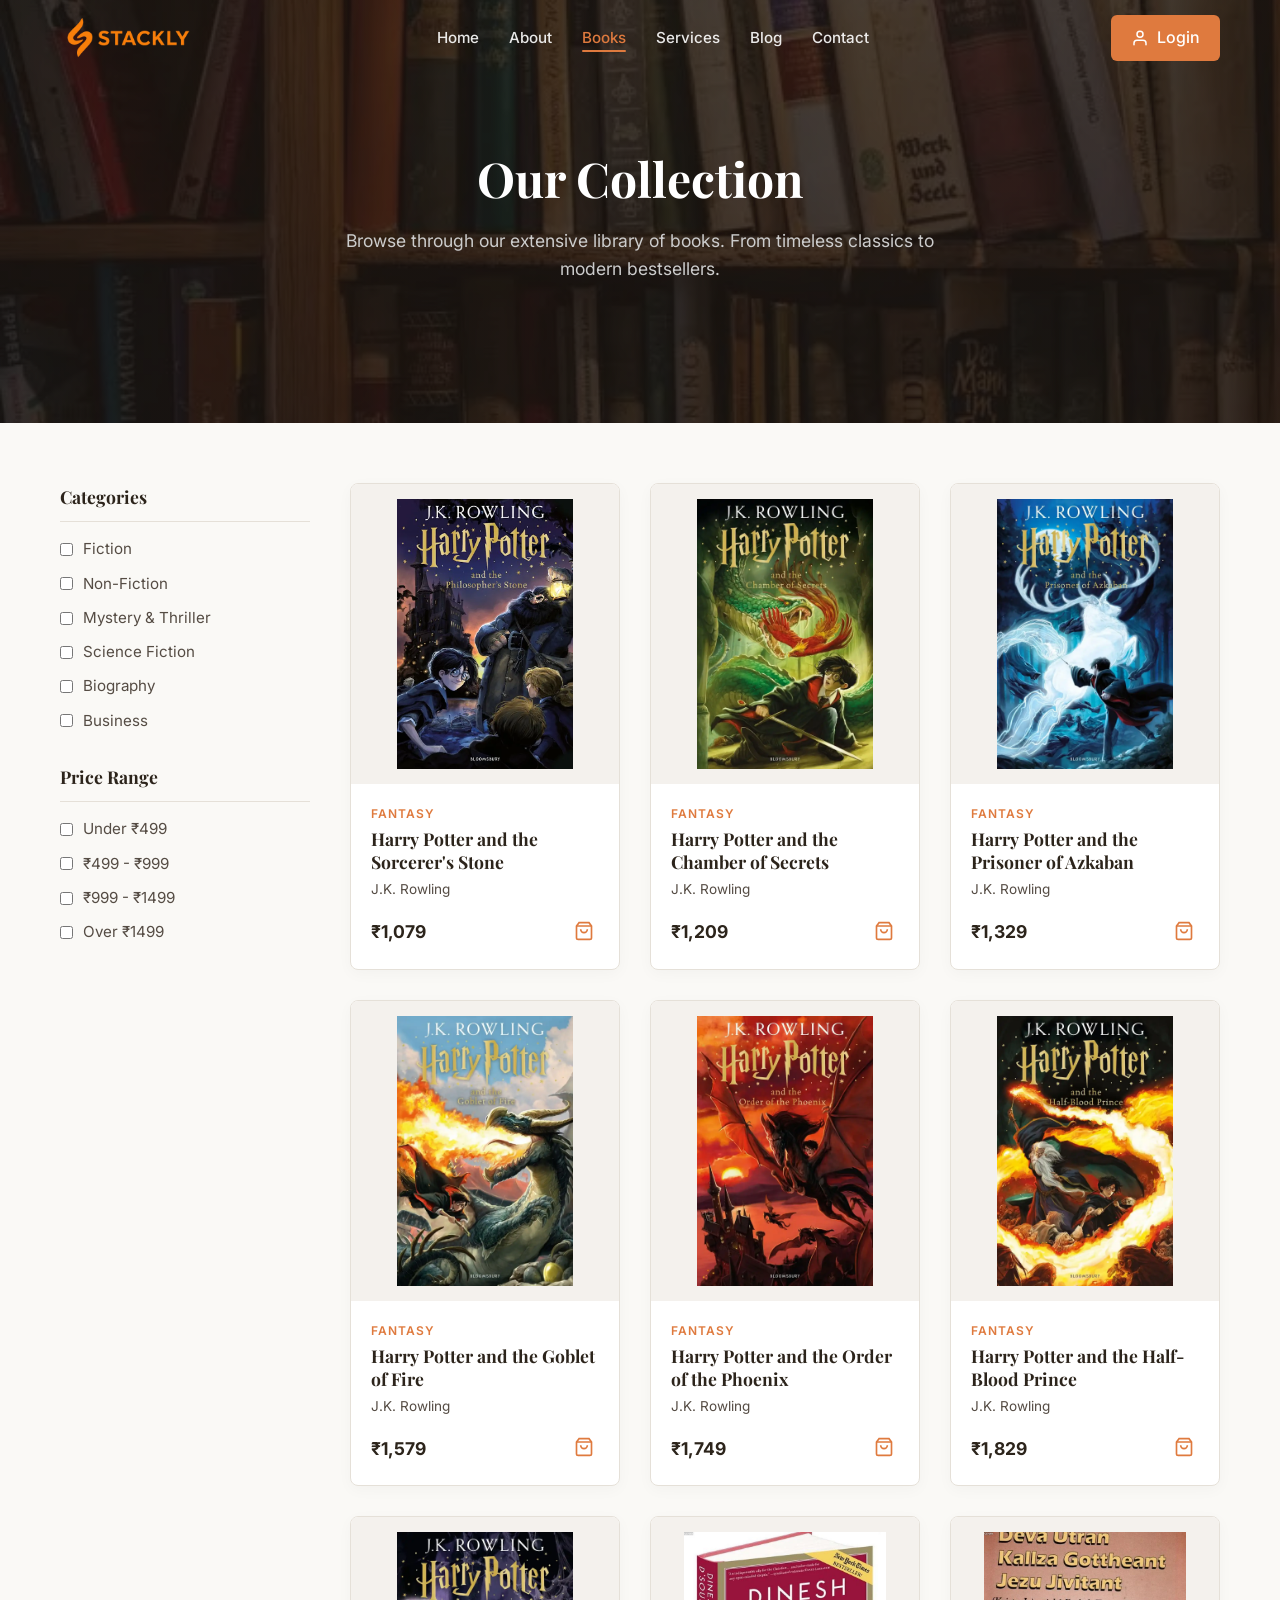
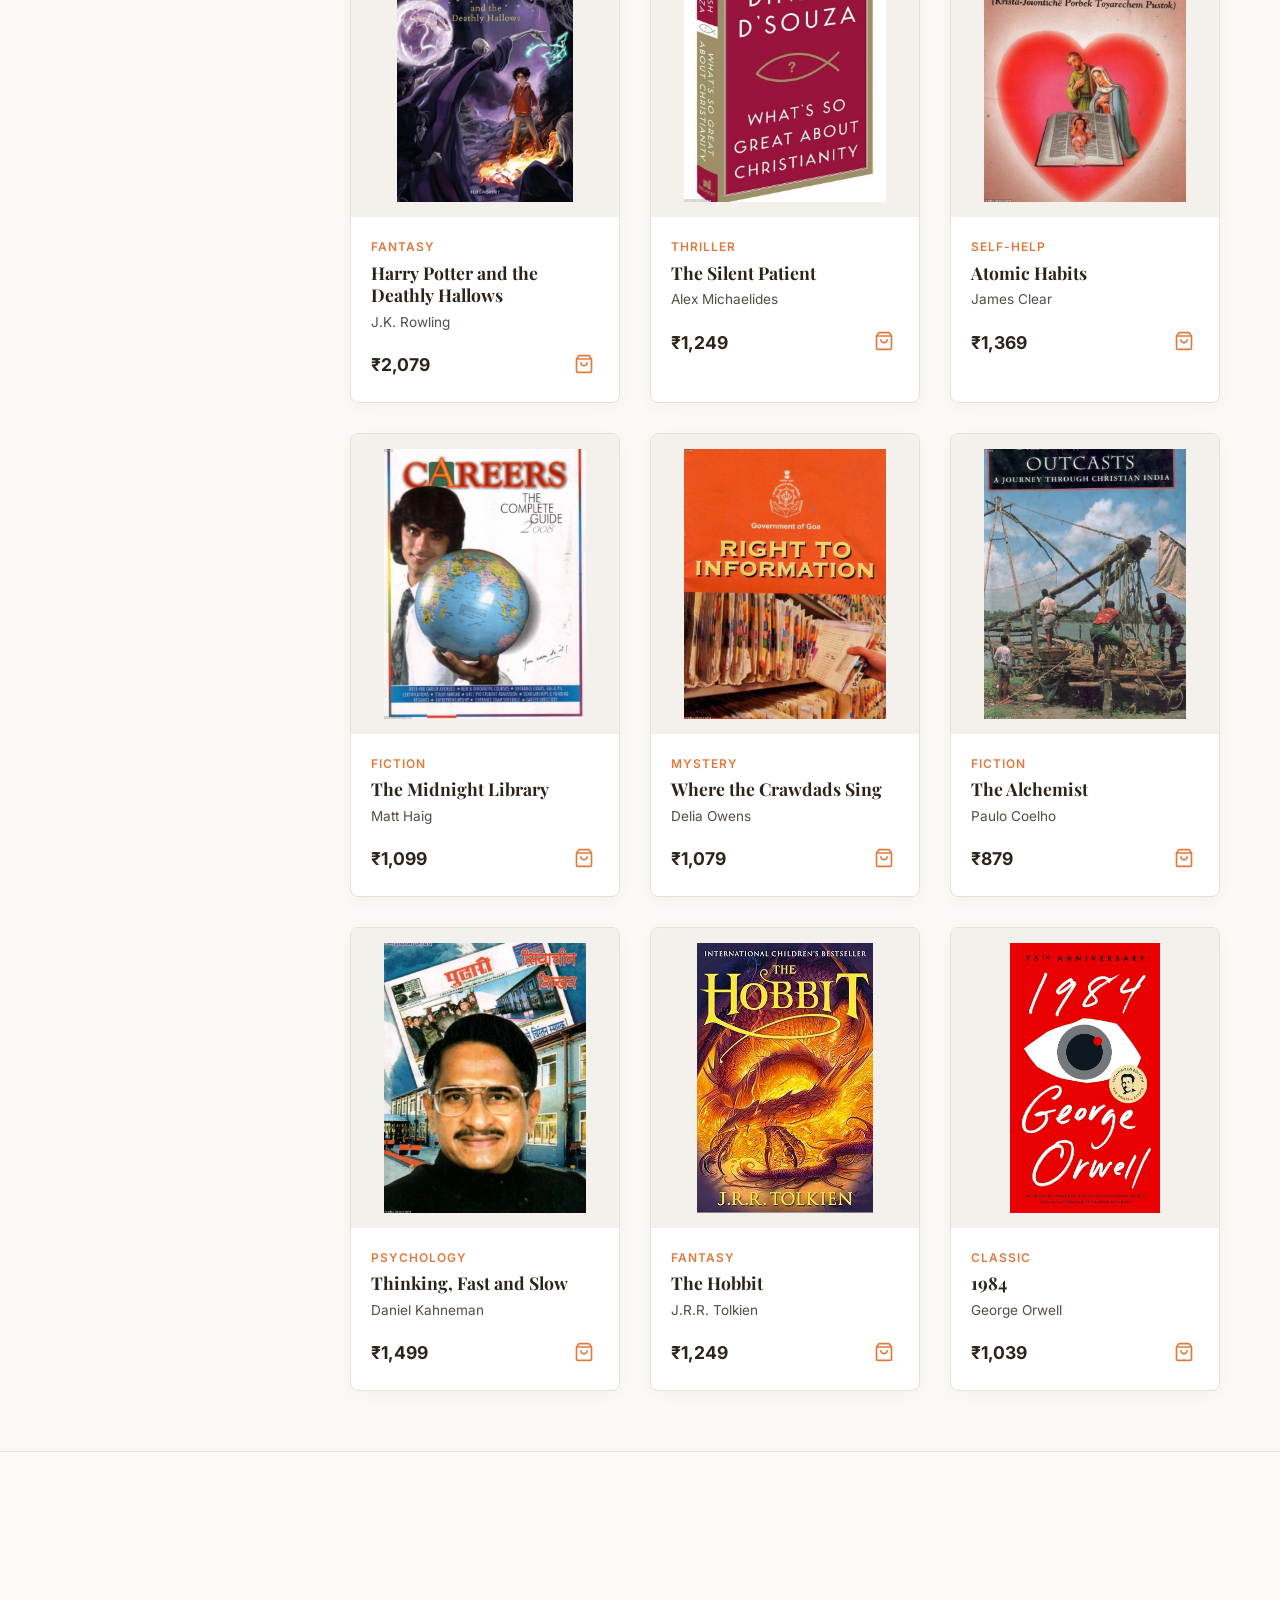
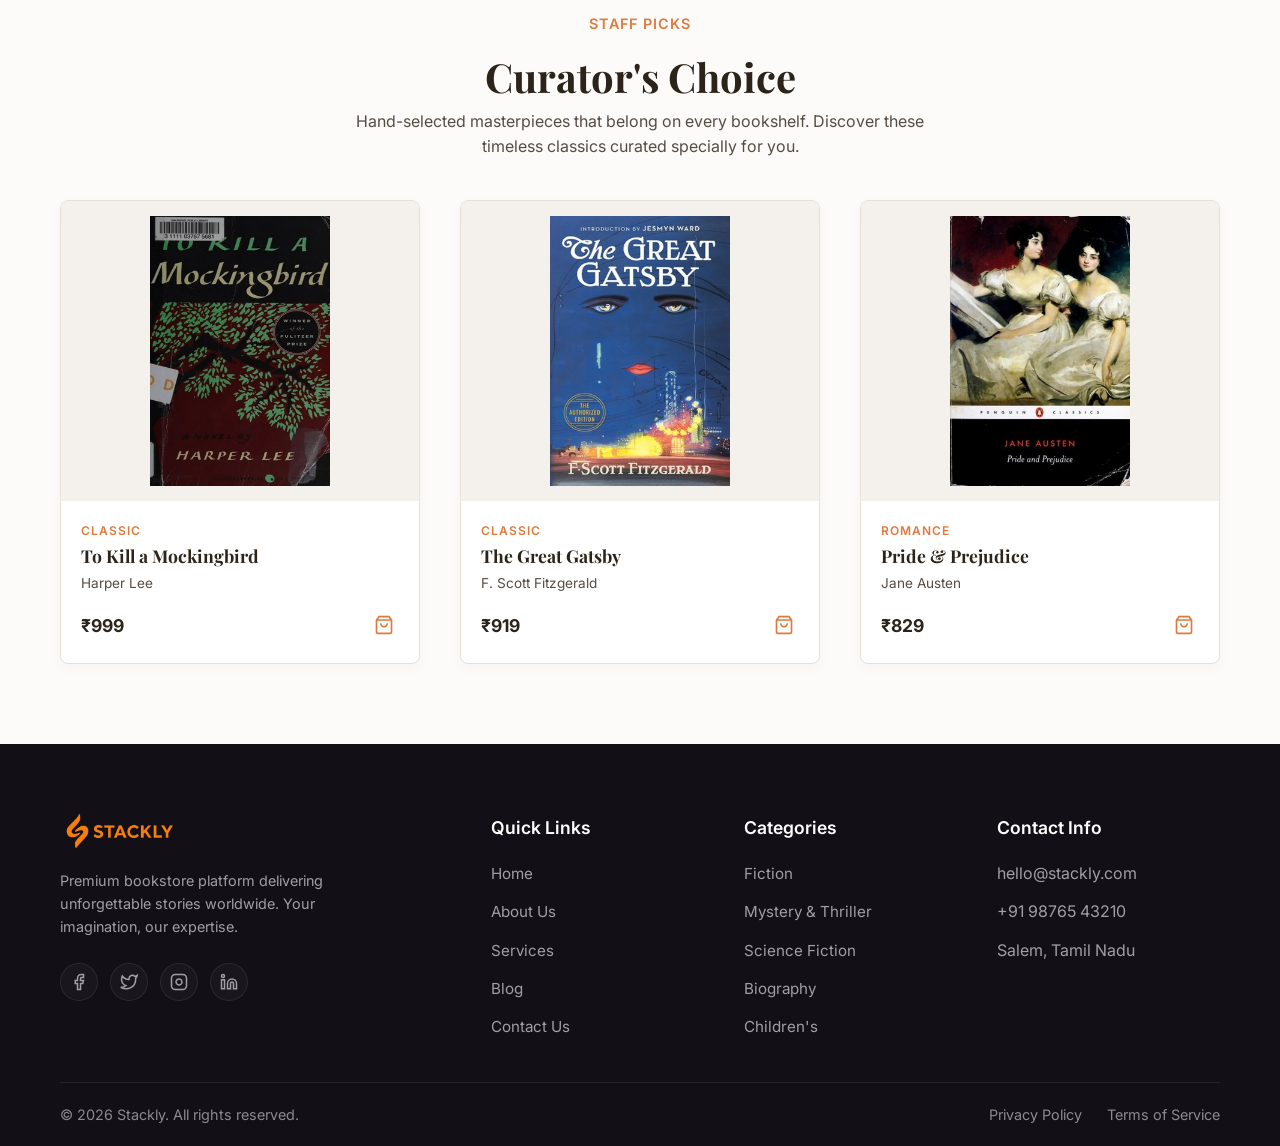
<file: books.html>
<!DOCTYPE html>
<html lang="en">
<head>
    <meta charset="UTF-8">
    <meta name="viewport" content="width=device-width, initial-scale=1.0">
    <title>Browse Books - Stackly</title>
    <link rel="stylesheet" href="css/index.css">
    <link rel="stylesheet" href="css/books.css">
</head>
<body>

    <div id="header-placeholder"></div>

    <main>
        <section class="page-header" style="background-image: linear-gradient(rgba(28, 21, 17, 0.8), rgba(28, 21, 17, 0.8)), url('assets/books.webp'); background-size: cover; background-position: center;">
            <div class="container">
                <h1>Our Collection</h1>
                <p>Browse through our extensive library of books. From timeless classics to modern bestsellers.</p>
            </div>
        </section>

        <section class="container books-container">
            <aside class="books-sidebar">
                <div class="filter-group">
                    <h4>Categories</h4>
                    <ul>
                        <li><label><input type="checkbox"> Fiction</label></li>
                        <li><label><input type="checkbox"> Non-Fiction</label></li>
                        <li><label><input type="checkbox"> Mystery & Thriller</label></li>
                        <li><label><input type="checkbox"> Science Fiction</label></li>
                        <li><label><input type="checkbox"> Biography</label></li>
                        <li><label><input type="checkbox"> Business</label></li>
                    </ul>
                </div>
                <div class="filter-group">
                    <h4>Price Range</h4>
                    <ul>
                        <li><label><input type="checkbox"> Under ₹499</label></li>
                        <li><label><input type="checkbox"> ₹499 - ₹999</label></li>
                        <li><label><input type="checkbox"> ₹999 - ₹1499</label></li>
                        <li><label><input type="checkbox"> Over ₹1499</label></li>
                    </ul>
                </div>
            </aside>

            <div class="books-main">
                <div class="books-grid">
                    <!-- Book Item 7 -->
                    <div class="book-card">
                        <div class="book-cover" style="padding: 0;">
                            <img src="assets/h1.webp" alt="Book 7" style="width: 100%; height: 100%; object-fit: cover;">
                        </div>
                        <div class="book-info">
                            <span class="book-category">Fantasy</span>
                            <h3 class="book-title">Harry Potter and the Sorcerer's Stone</h3>
                            <div class="book-author">J.K. Rowling</div>
                            <div class="book-footer">
                                <span class="book-price">₹1,079</span>
                                <button class="btn-add" title="Add to Cart" onclick="window.location.href='404.html'">
                                    <svg width="20" height="20" viewBox="0 0 24 24" fill="none" stroke="currentColor" stroke-width="2"><path d="M6 2L3 6v14a2 2 0 0 0 2 2h14a2 2 0 0 0 2-2V6l-3-4z"></path><line x1="3" y1="6" x2="21" y2="6"></line><path d="M16 10a4 4 0 0 1-8 0"></path></svg>
                                </button>
                            </div>
                        </div>
                    </div>
                    <!-- Book Item 8 -->
                    <div class="book-card">
                        <div class="book-cover" style="padding: 0;">
                            <img src="assets/h2.webp" alt="Book 8" style="width: 100%; height: 100%; object-fit: cover;">
                        </div>
                        <div class="book-info">
                            <span class="book-category">Fantasy</span>
                            <h3 class="book-title">Harry Potter and the Chamber of Secrets</h3>
                            <div class="book-author">J.K. Rowling</div>
                            <div class="book-footer">
                                <span class="book-price">₹1,209</span>
                                <button class="btn-add" title="Add to Cart" onclick="window.location.href='404.html'">
                                    <svg width="20" height="20" viewBox="0 0 24 24" fill="none" stroke="currentColor" stroke-width="2"><path d="M6 2L3 6v14a2 2 0 0 0 2 2h14a2 2 0 0 0 2-2V6l-3-4z"></path><line x1="3" y1="6" x2="21" y2="6"></line><path d="M16 10a4 4 0 0 1-8 0"></path></svg>
                                </button>
                            </div>
                        </div>
                    </div>
                    <!-- Book Item 9 -->
                    <div class="book-card">
                        <div class="book-cover" style="padding: 0;">
                            <img src="assets/h3.webp" alt="Book 9" style="width: 100%; height: 100%; object-fit: cover;">
                        </div>
                        <div class="book-info">
                            <span class="book-category">Fantasy</span>
                            <h3 class="book-title">Harry Potter and the Prisoner of Azkaban</h3>
                            <div class="book-author">J.K. Rowling</div>
                            <div class="book-footer">
                                <span class="book-price">₹1,329</span>
                                <button class="btn-add" title="Add to Cart" onclick="window.location.href='404.html'">
                                    <svg width="20" height="20" viewBox="0 0 24 24" fill="none" stroke="currentColor" stroke-width="2"><path d="M6 2L3 6v14a2 2 0 0 0 2 2h14a2 2 0 0 0 2-2V6l-3-4z"></path><line x1="3" y1="6" x2="21" y2="6"></line><path d="M16 10a4 4 0 0 1-8 0"></path></svg>
                                </button>
                            </div>
                        </div>
                    </div>
                    <!-- Book Item 10 -->
                    <div class="book-card">
                        <div class="book-cover" style="padding: 0;">
                            <img src="assets/h4.webp" alt="Book 10" style="width: 100%; height: 100%; object-fit: cover;">
                        </div>
                        <div class="book-info">
                            <span class="book-category">Fantasy</span>
                            <h3 class="book-title">Harry Potter and the Goblet of Fire</h3>
                            <div class="book-author">J.K. Rowling</div>
                            <div class="book-footer">
                                <span class="book-price">₹1,579</span>
                                <button class="btn-add" title="Add to Cart" onclick="window.location.href='404.html'">
                                    <svg width="20" height="20" viewBox="0 0 24 24" fill="none" stroke="currentColor" stroke-width="2"><path d="M6 2L3 6v14a2 2 0 0 0 2 2h14a2 2 0 0 0 2-2V6l-3-4z"></path><line x1="3" y1="6" x2="21" y2="6"></line><path d="M16 10a4 4 0 0 1-8 0"></path></svg>
                                </button>
                            </div>
                        </div>
                    </div>
                    <!-- Book Item 11 -->
                    <div class="book-card">
                        <div class="book-cover" style="padding: 0;">
                            <img src="assets/h5.webp" alt="Book 11" style="width: 100%; height: 100%; object-fit: cover;">
                        </div>
                        <div class="book-info">
                            <span class="book-category">Fantasy</span>
                            <h3 class="book-title">Harry Potter and the Order of the Phoenix</h3>
                            <div class="book-author">J.K. Rowling</div>
                            <div class="book-footer">
                                <span class="book-price">₹1,749</span>
                                <button class="btn-add" title="Add to Cart" onclick="window.location.href='404.html'">
                                    <svg width="20" height="20" viewBox="0 0 24 24" fill="none" stroke="currentColor" stroke-width="2"><path d="M6 2L3 6v14a2 2 0 0 0 2 2h14a2 2 0 0 0 2-2V6l-3-4z"></path><line x1="3" y1="6" x2="21" y2="6"></line><path d="M16 10a4 4 0 0 1-8 0"></path></svg>
                                </button>
                            </div>
                        </div>
                    </div>
                    <!-- Book Item 12 -->
                    <div class="book-card">
                        <div class="book-cover" style="padding: 0;">
                            <img src="assets/h6.webp" alt="Book 12" style="width: 100%; height: 100%; object-fit: cover;">
                        </div>
                        <div class="book-info">
                            <span class="book-category">Fantasy</span>
                            <h3 class="book-title">Harry Potter and the Half-Blood Prince</h3>
                            <div class="book-author">J.K. Rowling</div>
                            <div class="book-footer">
                                <span class="book-price">₹1,829</span>
                                <button class="btn-add" title="Add to Cart" onclick="window.location.href='404.html'">
                                    <svg width="20" height="20" viewBox="0 0 24 24" fill="none" stroke="currentColor" stroke-width="2"><path d="M6 2L3 6v14a2 2 0 0 0 2 2h14a2 2 0 0 0 2-2V6l-3-4z"></path><line x1="3" y1="6" x2="21" y2="6"></line><path d="M16 10a4 4 0 0 1-8 0"></path></svg>
                                </button>
                            </div>
                        </div>
                    </div>
                    <!-- Book Item 13 -->
                    <div class="book-card">
                        <div class="book-cover" style="padding: 0;">
                            <img src="assets/h7.webp" alt="Book 13" style="width: 100%; height: 100%; object-fit: cover;">
                        </div>
                        <div class="book-info">
                            <span class="book-category">Fantasy</span>
                            <h3 class="book-title">Harry Potter and the Deathly Hallows</h3>
                            <div class="book-author">J.K. Rowling</div>
                            <div class="book-footer">
                                <span class="book-price">₹2,079</span>
                                <button class="btn-add" title="Add to Cart" onclick="window.location.href='404.html'">
                                    <svg width="20" height="20" viewBox="0 0 24 24" fill="none" stroke="currentColor" stroke-width="2"><path d="M6 2L3 6v14a2 2 0 0 0 2 2h14a2 2 0 0 0 2-2V6l-3-4z"></path><line x1="3" y1="6" x2="21" y2="6"></line><path d="M16 10a4 4 0 0 1-8 0"></path></svg>
                                </button>
                            </div>
                        </div>
                    </div>
                    <!-- Book Item 1 -->
                    <div class="book-card">
                        <div class="book-cover" style="padding: 0;">
                            <img src="assets/product_6.webp" alt="The Silent Patient" style="width: 100%; height: 100%; object-fit: cover;">
                        </div>
                        <div class="book-info">
                            <span class="book-category">Thriller</span>
                            <h3 class="book-title">The Silent Patient</h3>
                            <div class="book-author">Alex Michaelides</div>
                            <div class="book-footer">
                                <span class="book-price">₹1,249</span>
                                <button class="btn-add" title="Add to Cart" onclick="window.location.href='404.html'">
                                    <svg width="20" height="20" viewBox="0 0 24 24" fill="none" stroke="currentColor" stroke-width="2"><path d="M6 2L3 6v14a2 2 0 0 0 2 2h14a2 2 0 0 0 2-2V6l-3-4z"></path><line x1="3" y1="6" x2="21" y2="6"></line><path d="M16 10a4 4 0 0 1-8 0"></path></svg>
                                </button>
                            </div>
                        </div>
                    </div>
                    <!-- Book Item 2 -->
                    <div class="book-card">
                        <div class="book-cover" style="padding: 0;">
                            <img src="assets/product_7.webp" alt="Atomic Habits" style="width: 100%; height: 100%; object-fit: cover;">
                        </div>
                        <div class="book-info">
                            <span class="book-category">Self-Help</span>
                            <h3 class="book-title">Atomic Habits</h3>
                            <div class="book-author">James Clear</div>
                            <div class="book-footer">
                                <span class="book-price">₹1,369</span>
                                <button class="btn-add" title="Add to Cart" onclick="window.location.href='404.html'">
                                    <svg width="20" height="20" viewBox="0 0 24 24" fill="none" stroke="currentColor" stroke-width="2"><path d="M6 2L3 6v14a2 2 0 0 0 2 2h14a2 2 0 0 0 2-2V6l-3-4z"></path><line x1="3" y1="6" x2="21" y2="6"></line><path d="M16 10a4 4 0 0 1-8 0"></path></svg>
                                </button>
                            </div>
                        </div>
                    </div>
                    <!-- Book Item 3 -->
                    <div class="book-card">
                        <div class="book-cover" style="padding: 0;">
                            <img src="assets/product_8.webp" alt="The Midnight Library" style="width: 100%; height: 100%; object-fit: cover;">
                        </div>
                        <div class="book-info">
                            <span class="book-category">Fiction</span>
                            <h3 class="book-title">The Midnight Library</h3>
                            <div class="book-author">Matt Haig</div>
                            <div class="book-footer">
                                <span class="book-price">₹1,099</span>
                                <button class="btn-add" title="Add to Cart" onclick="window.location.href='404.html'">
                                    <svg width="20" height="20" viewBox="0 0 24 24" fill="none" stroke="currentColor" stroke-width="2"><path d="M6 2L3 6v14a2 2 0 0 0 2 2h14a2 2 0 0 0 2-2V6l-3-4z"></path><line x1="3" y1="6" x2="21" y2="6"></line><path d="M16 10a4 4 0 0 1-8 0"></path></svg>
                                </button>
                            </div>
                        </div>
                    </div>
                    <!-- Book Item 4 -->
                    <div class="book-card">
                        <div class="book-cover" style="padding: 0;">
                            <img src="assets/product_9.webp" alt="Where the Crawdads Sing" style="width: 100%; height: 100%; object-fit: cover;">
                        </div>
                        <div class="book-info">
                            <span class="book-category">Mystery</span>
                            <h3 class="book-title">Where the Crawdads Sing</h3>
                            <div class="book-author">Delia Owens</div>
                            <div class="book-footer">
                                <span class="book-price">₹1,079</span>
                                <button class="btn-add" title="Add to Cart" onclick="window.location.href='404.html'">
                                    <svg width="20" height="20" viewBox="0 0 24 24" fill="none" stroke="currentColor" stroke-width="2"><path d="M6 2L3 6v14a2 2 0 0 0 2 2h14a2 2 0 0 0 2-2V6l-3-4z"></path><line x1="3" y1="6" x2="21" y2="6"></line><path d="M16 10a4 4 0 0 1-8 0"></path></svg>
                                </button>
                            </div>
                        </div>
                    </div>
                    <!-- Book Item 5 -->
                    <div class="book-card">
                        <div class="book-cover" style="padding: 0;">
                            <img src="assets/product_10.webp" alt="The Alchemist" style="width: 100%; height: 100%; object-fit: cover;">
                        </div>
                        <div class="book-info">
                            <span class="book-category">Fiction</span>
                            <h3 class="book-title">The Alchemist</h3>
                            <div class="book-author">Paulo Coelho</div>
                            <div class="book-footer">
                                <span class="book-price">₹879</span>
                                <button class="btn-add" title="Add to Cart" onclick="window.location.href='404.html'">
                                    <svg width="20" height="20" viewBox="0 0 24 24" fill="none" stroke="currentColor" stroke-width="2"><path d="M6 2L3 6v14a2 2 0 0 0 2 2h14a2 2 0 0 0 2-2V6l-3-4z"></path><line x1="3" y1="6" x2="21" y2="6"></line><path d="M16 10a4 4 0 0 1-8 0"></path></svg>
                                </button>
                            </div>
                        </div>
                    </div>
                    <!-- Book Item 6 -->
                    <div class="book-card">
                        <div class="book-cover" style="padding: 0;">
                            <img src="assets/product_11.webp" alt="Thinking, Fast and Slow" style="width: 100%; height: 100%; object-fit: cover;">
                        </div>
                        <div class="book-info">
                            <span class="book-category">Psychology</span>
                            <h3 class="book-title">Thinking, Fast and Slow</h3>
                            <div class="book-author">Daniel Kahneman</div>
                            <div class="book-footer">
                                <span class="book-price">₹1,499</span>
                                <button class="btn-add" title="Add to Cart" onclick="window.location.href='404.html'">
                                    <svg width="20" height="20" viewBox="0 0 24 24" fill="none" stroke="currentColor" stroke-width="2"><path d="M6 2L3 6v14a2 2 0 0 0 2 2h14a2 2 0 0 0 2-2V6l-3-4z"></path><line x1="3" y1="6" x2="21" y2="6"></line><path d="M16 10a4 4 0 0 1-8 0"></path></svg>
                                </button>
                            </div>
                        </div>
                    </div>
                
                    <!-- New Book 1 -->
                    <div class="book-card scroll-reveal">
                        <div class="book-cover" style="padding: 0;">
                            <img src="assets/hobbit.webp" alt="The Hobbit" style="width: 100%; height: 100%; object-fit: cover;">
                        </div>
                        <div class="book-info">
                            <span class="book-category">Fantasy</span>
                            <h3 class="book-title">The Hobbit</h3>
                            <div class="book-author">J.R.R. Tolkien</div>
                            <div class="book-footer">
                                <span class="book-price">₹1,249</span>
                                <button class="btn-add" title="Add to Cart" onclick="window.location.href='404.html'">
                                    <svg width="20" height="20" viewBox="0 0 24 24" fill="none" stroke="currentColor" stroke-width="2"><path d="M6 2L3 6v14a2 2 0 0 0 2 2h14a2 2 0 0 0 2-2V6l-3-4z"></path><line x1="3" y1="6" x2="21" y2="6"></line><path d="M16 10a4 4 0 0 1-8 0"></path></svg>
                                </button>
                            </div>
                        </div>
                    </div>
                    <!-- New Book 2 -->
                    <div class="book-card scroll-reveal delay-1">
                        <div class="book-cover" style="padding: 0;">
                            <img src="assets/1984.webp" alt="1984" style="width: 100%; height: 100%; object-fit: cover;">
                        </div>
                        <div class="book-info">
                            <span class="book-category">Classic</span>
                            <h3 class="book-title">1984</h3>
                            <div class="book-author">George Orwell</div>
                            <div class="book-footer">
                                <span class="book-price">₹1,039</span>
                                <button class="btn-add" title="Add to Cart" onclick="window.location.href='404.html'">
                                    <svg width="20" height="20" viewBox="0 0 24 24" fill="none" stroke="currentColor" stroke-width="2"><path d="M6 2L3 6v14a2 2 0 0 0 2 2h14a2 2 0 0 0 2-2V6l-3-4z"></path><line x1="3" y1="6" x2="21" y2="6"></line><path d="M16 10a4 4 0 0 1-8 0"></path></svg>
                                </button>
                            </div>
                        </div>
                    </div>
</div>
            </div>
        </section>
    
        <section class="curators-choice scroll-reveal">
            <div class="container">
                <div class="section-header text-center">
                    <span class="section-subtitle">Staff Picks</span>
                    <h2>Curator's Choice</h2>
                    <p style="color: var(--text-light); max-width: 600px; margin: 0 auto 40px auto;">Hand-selected masterpieces that belong on every bookshelf. Discover these timeless classics curated specially for you.</p>
                </div>
                
                <div class="curators-grid">
                    <!-- Choice 1 -->
                    <div class="book-card scroll-reveal">
                        <div class="book-cover" style="padding: 0;">
                            <img src="assets/mockingbird_book.webp" alt="To Kill a Mockingbird" style="width: 100%; height: 100%; object-fit: cover;">
                        </div>
                        <div class="book-info">
                            <span class="book-category">Classic</span>
                            <h3 class="book-title">To Kill a Mockingbird</h3>
                            <div class="book-author">Harper Lee</div>
                            <div class="book-footer">
                                <span class="book-price">₹999</span>
                                <button class="btn-add" title="Add to Cart" onclick="window.location.href='404.html'">
                                    <svg width="20" height="20" viewBox="0 0 24 24" fill="none" stroke="currentColor" stroke-width="2"><path d="M6 2L3 6v14a2 2 0 0 0 2 2h14a2 2 0 0 0 2-2V6l-3-4z"></path><line x1="3" y1="6" x2="21" y2="6"></line><path d="M16 10a4 4 0 0 1-8 0"></path></svg>
                                </button>
                            </div>
                        </div>
                    </div>
                    
                    <!-- Choice 2 -->
                    <div class="book-card scroll-reveal delay-1">
                        <div class="book-cover" style="padding: 0;">
                            <img src="assets/the_great_gatsby.webp" alt="The Great Gatsby" style="width: 100%; height: 100%; object-fit: cover;">
                        </div>
                        <div class="book-info">
                            <span class="book-category">Classic</span>
                            <h3 class="book-title">The Great Gatsby</h3>
                            <div class="book-author">F. Scott Fitzgerald</div>
                            <div class="book-footer">
                                <span class="book-price">₹919</span>
                                <button class="btn-add" title="Add to Cart" onclick="window.location.href='404.html'">
                                    <svg width="20" height="20" viewBox="0 0 24 24" fill="none" stroke="currentColor" stroke-width="2"><path d="M6 2L3 6v14a2 2 0 0 0 2 2h14a2 2 0 0 0 2-2V6l-3-4z"></path><line x1="3" y1="6" x2="21" y2="6"></line><path d="M16 10a4 4 0 0 1-8 0"></path></svg>
                                </button>
                            </div>
                        </div>
                    </div>
                    
                    <!-- Choice 3 -->
                    <div class="book-card scroll-reveal delay-2">
                        <div class="book-cover" style="padding: 0;">
                            <img src="assets/pride_and_prejudice.webp" alt="Pride and Prejudice" style="width: 100%; height: 100%; object-fit: cover;">
                        </div>
                        <div class="book-info">
                            <span class="book-category">Romance</span>
                            <h3 class="book-title">Pride & Prejudice</h3>
                            <div class="book-author">Jane Austen</div>
                            <div class="book-footer">
                                <span class="book-price">₹829</span>
                                <button class="btn-add" title="Add to Cart" onclick="window.location.href='404.html'">
                                    <svg width="20" height="20" viewBox="0 0 24 24" fill="none" stroke="currentColor" stroke-width="2"><path d="M6 2L3 6v14a2 2 0 0 0 2 2h14a2 2 0 0 0 2-2V6l-3-4z"></path><line x1="3" y1="6" x2="21" y2="6"></line><path d="M16 10a4 4 0 0 1-8 0"></path></svg>
                                </button>
                            </div>
                        </div>
                    </div>
                </div>
            </div>
        </section>

    </main>

    <div id="footer-placeholder"></div>

    <script src="js/script.js"></script>
</body>
</html>
</file>
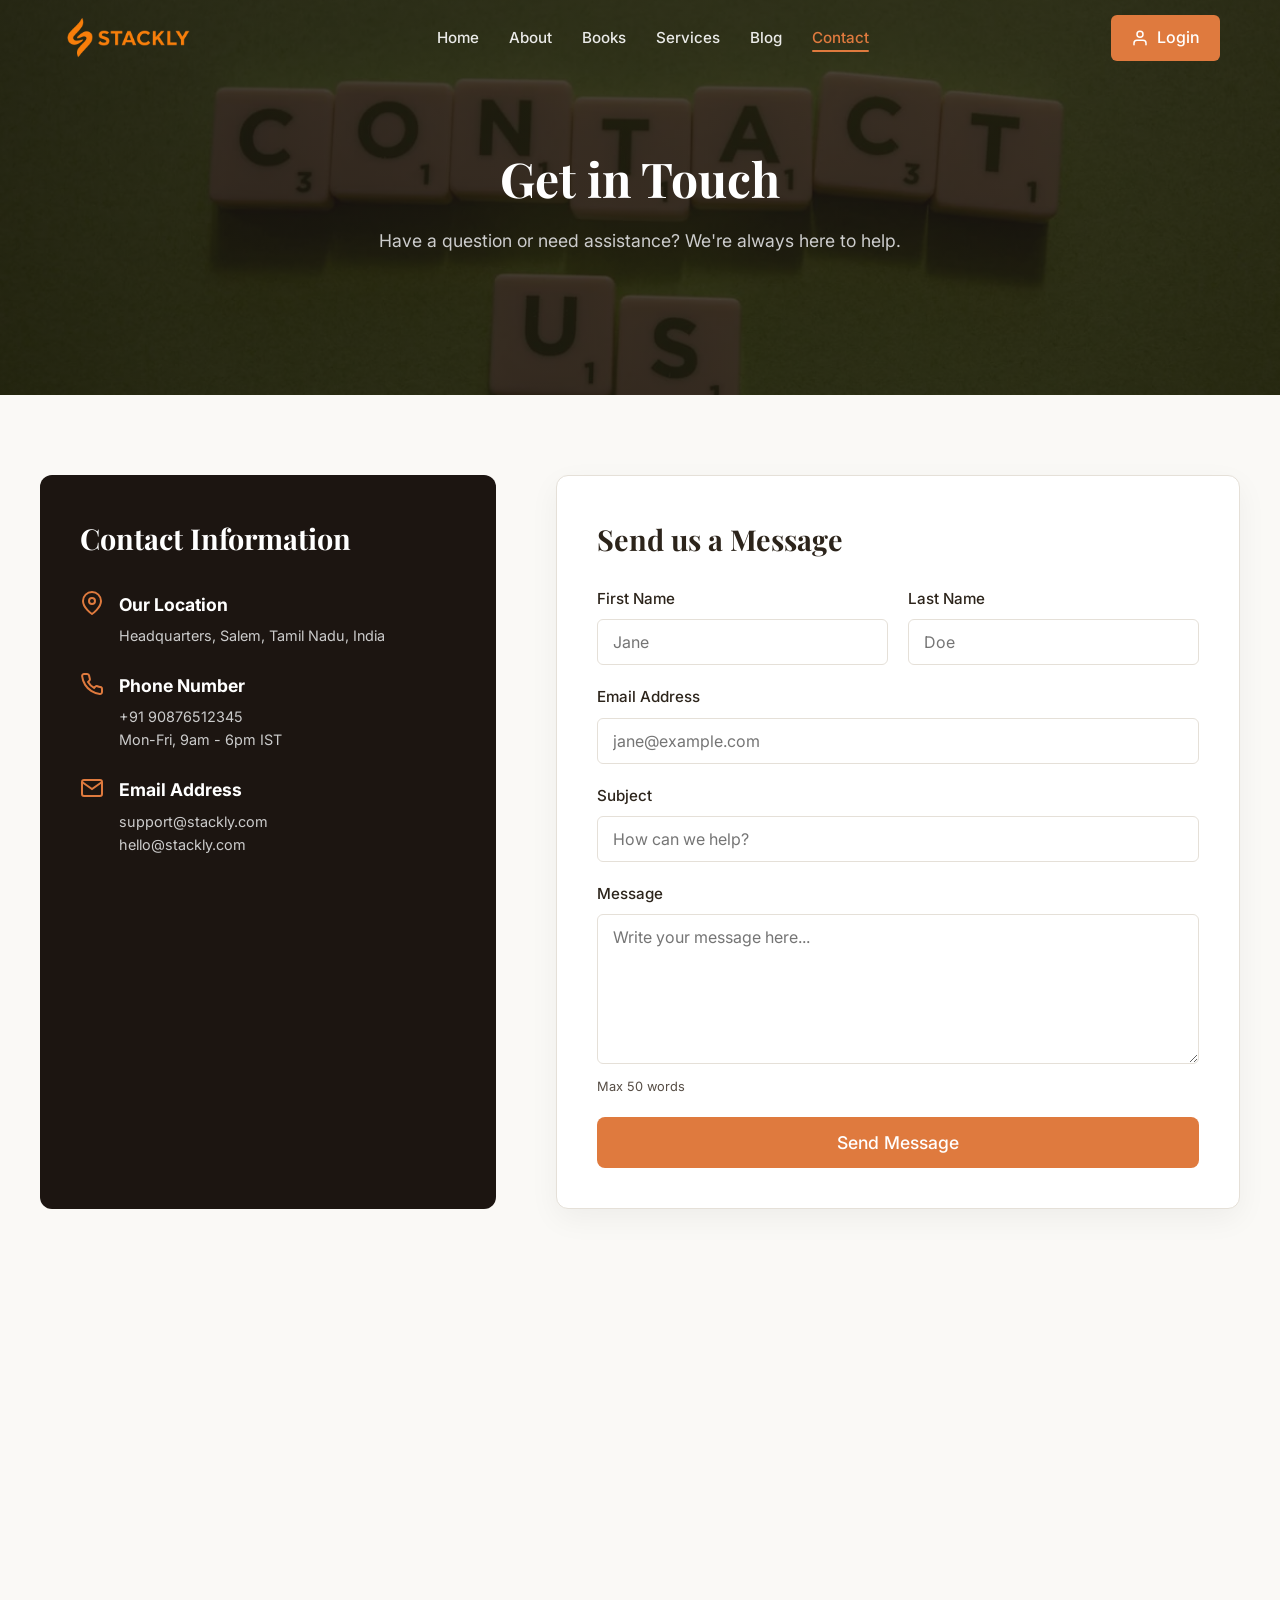
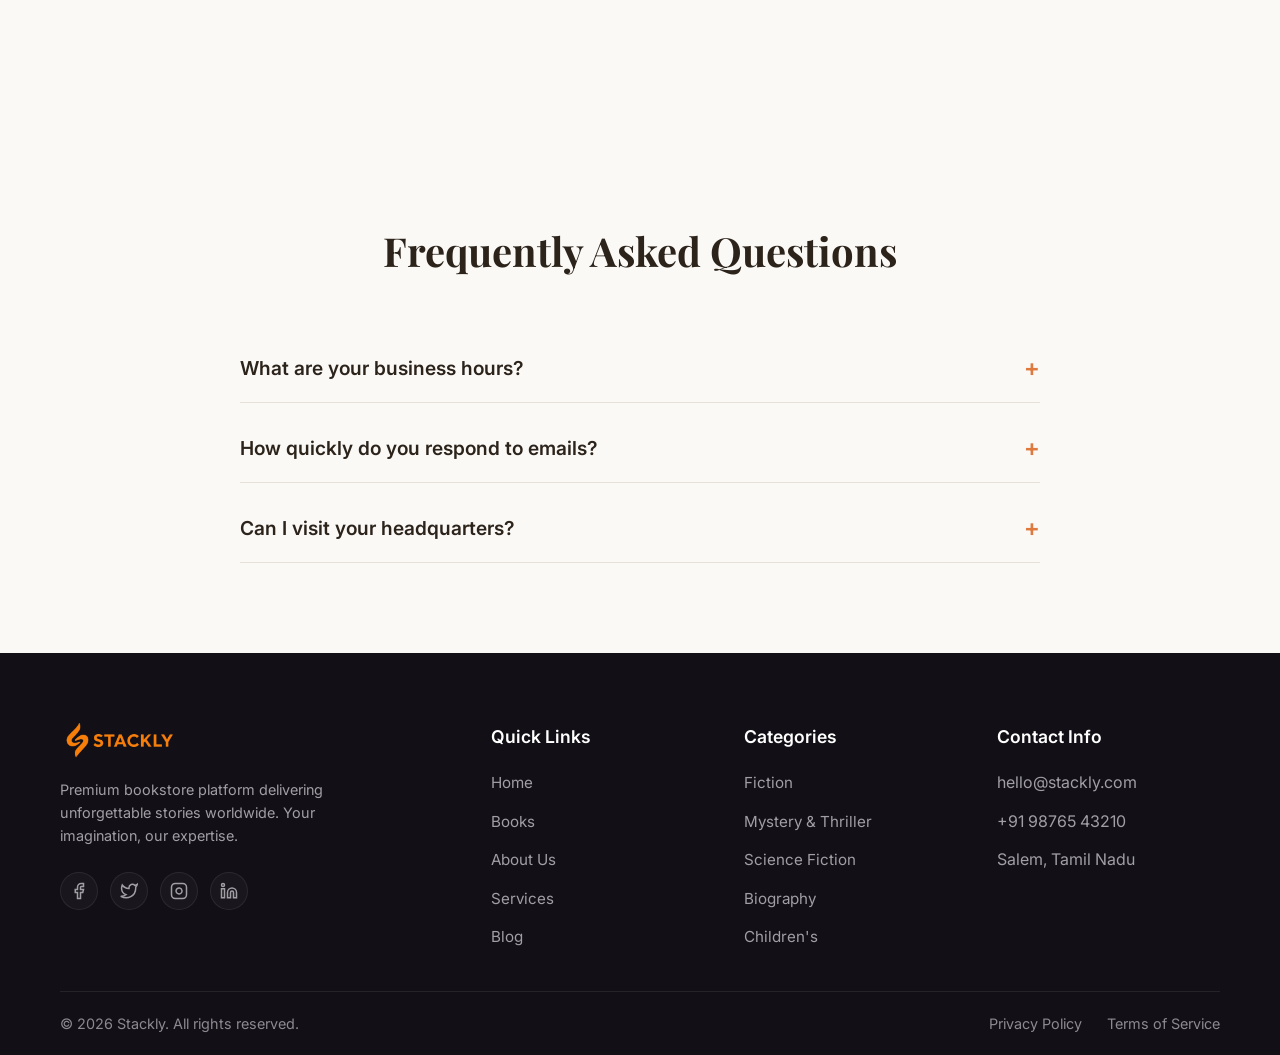
<file: contact.html>
<!DOCTYPE html>
<html lang="en">
<head>
    <meta charset="UTF-8">
    <meta name="viewport" content="width=device-width, initial-scale=1.0">
    <title>Contact Us - Stackly</title>
    <link rel="stylesheet" href="css/index.css">
    <link rel="stylesheet" href="css/books.css"> <!-- For page-header -->
    <link rel="stylesheet" href="css/contact.css">
</head>
<body>

    <div id="header-placeholder"></div>

    <main>
        <section class="page-header" style="background-image: linear-gradient(rgba(28, 21, 17, 0.8), rgba(28, 21, 17, 0.8)), url('assets/hero_contact.webp'); background-size: cover; background-position: center;">
            <div class="container">
                <h1>Get in Touch</h1>
                <p>Have a question or need assistance? We're always here to help.</p>
            </div>
        </section>

        <section class="contact-section container">
            <div class="contact-grid">
                <div class="contact-info-card">
                    <h3>Contact Information</h3>
                    
                    <div class="info-item">
                        <svg width="24" height="24" viewBox="0 0 24 24" fill="none" stroke="currentColor" stroke-width="2"><path d="M21 10c0 7-9 13-9 13s-9-6-9-13a9 9 0 0 1 18 0z"></path><circle cx="12" cy="10" r="3"></circle></svg>
                        <div>
                            <h5>Our Location</h5>
                            <p>Headquarters, Salem, Tamil Nadu, India</p>
                        </div>
                    </div>
                    
                    <div class="info-item">
                        <svg width="24" height="24" viewBox="0 0 24 24" fill="none" stroke="currentColor" stroke-width="2"><path d="M22 16.92v3a2 2 0 0 1-2.18 2 19.79 19.79 0 0 1-8.63-3.07 19.5 19.5 0 0 1-6-6 19.79 19.79 0 0 1-3.07-8.67A2 2 0 0 1 4.11 2h3a2 2 0 0 1 2 1.72 12.84 12.84 0 0 0 .7 2.81 2 2 0 0 1-.45 2.11L8.09 9.91a16 16 0 0 0 6 6l1.27-1.27a2 2 0 0 1 2.11-.45 12.84 12.84 0 0 0 2.81.7A2 2 0 0 1 22 16.92z"></path></svg>
                        <div>
                            <h5>Phone Number</h5>
                            <p>+91 90876512345<br>Mon-Fri, 9am - 6pm IST</p>
                        </div>
                    </div>

                    <div class="info-item">
                        <svg width="24" height="24" viewBox="0 0 24 24" fill="none" stroke="currentColor" stroke-width="2"><path d="M4 4h16c1.1 0 2 .9 2 2v12c0 1.1-.9 2-2 2H4c-1.1 0-2-.9-2-2V6c0-1.1.9-2 2-2z"></path><polyline points="22,6 12,13 2,6"></polyline></svg>
                        <div>
                            <h5>Email Address</h5>
                            <p>support@stackly.com<br>hello@stackly.com</p>
                        </div>
                    </div>
                </div>

                <div class="contact-form-card">
                    <h3>Send us a Message</h3>
                    <form action="404.html" method="GET">
                        <div style="display: grid; grid-template-columns: 1fr 1fr; gap: 20px;">
                            <div class="form-group">
                                <label for="firstName">First Name</label>
                                <input type="text" id="firstName" class="form-control" placeholder="Jane" pattern="[A-Za-z\s]+" title="Only text is allowed" required>
                            </div>
                            <div class="form-group">
                                <label for="lastName">Last Name</label>
                                <input type="text" id="lastName" class="form-control" placeholder="Doe" pattern="[A-Za-z\s]+" title="Only text is allowed" required>
                            </div>
                        </div>
                        <div class="form-group">
                            <label for="email">Email Address</label>
                            <input type="email" id="email" class="form-control" placeholder="jane@example.com" pattern="^[a-zA-Z0-9._%+-]+@(gmail\.com|example\.com)$" title="Please enter a @gmail.com or @example.com email address" required>
                        </div>
                        <div class="form-group">
                            <label for="subject">Subject</label>
                            <input type="text" id="subject" class="form-control" placeholder="How can we help?" pattern="[A-Za-z\s]+" title="Only text is allowed" required>
                        </div>
                        <div class="form-group">
                            <label for="message">Message</label>
                            <textarea id="message" class="form-control" placeholder="Write your message here..." required></textarea>
                            <small id="wordCountMsg" style="color: var(--text-light); font-size: 0.8rem; margin-top: 5px; display: block;">Max 50 words</small>
                        </div>
                        <button type="submit" class="btn btn-primary btn-submit">Send Message</button>
                    </form>
                    <script>
                        // Real-time text-only validation for names and subject
                        const textOnlyFields = ['firstName', 'lastName', 'subject'];
                        textOnlyFields.forEach(id => {
                            const el = document.getElementById(id);
                            if (el) {
                                el.addEventListener('input', function() {
                                    // Strip out any character that is not a letter or space
                                    this.value = this.value.replace(/[^A-Za-z\s]/g, '');
                                });
                            }
                        });

                        const msgInput = document.getElementById('message');
                        const wordCountMsg = document.getElementById('wordCountMsg');
                        msgInput.addEventListener('input', function() {
                            let text = this.value.trim();
                            let words = text === "" ? [] : text.split(/\s+/);
                            if (words.length > 50) {
                                this.value = words.slice(0, 50).join(" ") + " ";
                                wordCountMsg.style.color = "red";
                                wordCountMsg.innerText = "Word limit reached (50 words max).";
                            } else {
                                wordCountMsg.style.color = "var(--text-light)";
                                wordCountMsg.innerText = words.length + "/50 words";
                            }
                        });
                    </script>
                </div>
            </div>
        </section>

        <section class="map-section" style="width: 100%; height: 450px;">
            <iframe 
                src="https://www.google.com/maps?q=Salem,+Tamil+Nadu&output=embed" 
                width="100%" 
                height="100%" 
                style="border:0;" 
                allowfullscreen="" 
                loading="lazy" 
                referrerpolicy="no-referrer-when-downgrade">
            </iframe>
        </section>
        <!-- FAQ Section -->
        <section class="faq-section scroll-reveal" style="padding: 80px 0;">
            <div class="container">
                <div class="section-title text-center" style="margin-bottom: 50px;">
                    <h2 style="font-family: var(--font-serif); font-size: 2.5rem; color: var(--text-dark);">Frequently Asked Questions</h2>
                </div>
                
                <div class="faq-accordion">
                    <div class="faq-item">
                        <button class="faq-question">What are your business hours?</button>
                        <div class="faq-answer">
                            <p>Our headquarters in Salem is open Monday through Friday, from 9:00 AM to 6:00 PM IST. Online support is available 24/7 through our email.</p>
                        </div>
                    </div>
                    <div class="faq-item">
                        <button class="faq-question">How quickly do you respond to emails?</button>
                        <div class="faq-answer">
                            <p>We strive to respond to all email inquiries within 24 hours during standard business days. Weekend inquiries will be addressed on the following Monday.</p>
                        </div>
                    </div>
                    <div class="faq-item">
                        <button class="faq-question">Can I visit your headquarters?</button>
                        <div class="faq-answer">
                            <p>Yes, we welcome visitors at our Salem headquarters! However, we recommend scheduling an appointment in advance so we can assist you better.</p>
                        </div>
                    </div>
                </div>
            </div>
        </section>
    </main>

    <div id="footer-placeholder"></div>

    <script src="js/script.js"></script>
    <script src="js/scroll_animations.js"></script>

    <script>
        document.addEventListener('DOMContentLoaded', () => {
            const faqQuestions = document.querySelectorAll('.faq-question');
            faqQuestions.forEach(btn => {
                btn.addEventListener('click', function() {
                    this.classList.toggle('active');
                    const answer = this.nextElementSibling;
                    if (answer.style.maxHeight) {
                        answer.style.maxHeight = null;
                    } else {
                        answer.style.maxHeight = answer.scrollHeight + "px";
                    }
                });
            });
        });
    </script>
</body>
</html>
</file>
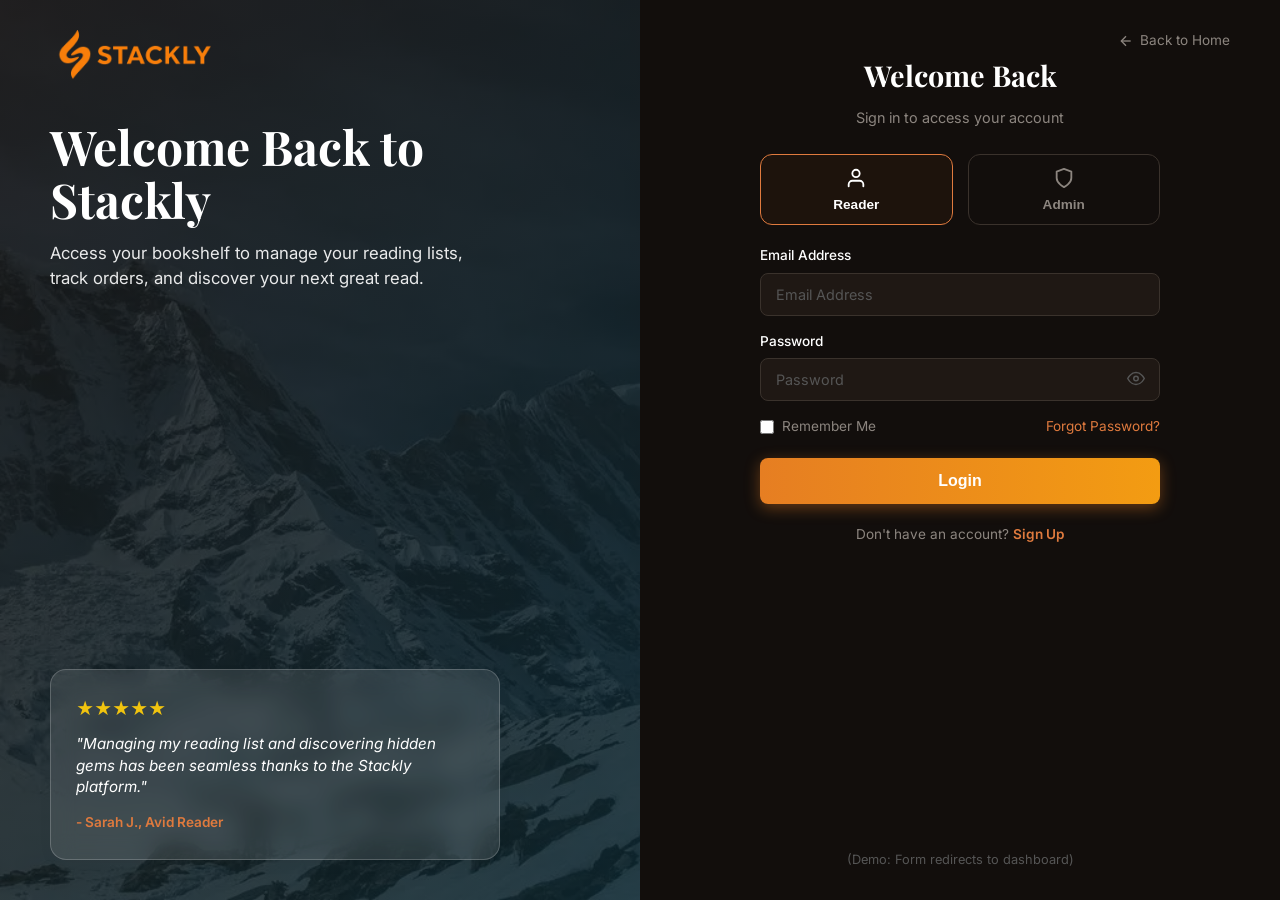
<file: login.html>
<!DOCTYPE html>
<html lang="en">
<head>
    <meta charset="UTF-8">
    <meta name="viewport" content="width=device-width, initial-scale=1.0">
    <title>Login - Stackly</title>
    <link rel="stylesheet" href="css/index.css">
    <link rel="stylesheet" href="css/login.css">
</head>
<body>

    <div class="login-split">
        <!-- Left Panel: Image and Branding -->
        <div class="login-left">
            <div class="login-left-content">
                <a href="index.html" class="brand-logo">
                    <img src="assets/logo.webp" alt="Stackly Logo" style="height: 50px;">
                </a>
                
                <div class="welcome-text">
                    <h1>Welcome Back to<br>Stackly</h1>
                    <p>Access your bookshelf to manage your reading lists, track orders, and discover your next great read.</p>
                </div>
            </div>
            
            <div class="testimonial-card">
                <div class="stars">★★★★★</div>
                <p>"Managing my reading list and discovering hidden gems has been seamless thanks to the Stackly platform."</p>
                <div class="author">- Sarah J., Avid Reader</div>
            </div>
        </div>

        <!-- Right Panel: Login Form -->
        <div class="login-right">
            <a href="index.html" class="back-link">
                <svg width="16" height="16" viewBox="0 0 24 24" fill="none" stroke="currentColor" stroke-width="2"><line x1="19" y1="12" x2="5" y2="12"></line><polyline points="12 19 5 12 12 5"></polyline></svg>
                Back to Home
            </a>
            
            <div class="form-wrapper">
                <div class="form-header">
                    <h2>Welcome Back</h2>
                    <p>Sign in to access your account</p>
                </div>

                <!-- Role Selector -->
                <div class="role-selector">
                    <button type="button" class="role-btn active" onclick="document.querySelectorAll('.role-btn').forEach(b => b.classList.remove('active')); this.classList.add('active'); document.getElementById('auth-form').action='userdashboard.html';">
                        <svg viewBox="0 0 24 24" fill="none" stroke="currentColor" stroke-width="2" stroke-linecap="round" stroke-linejoin="round"><path d="M20 21v-2a4 4 0 0 0-4-4H8a4 4 0 0 0-4 4v2"></path><circle cx="12" cy="7" r="4"></circle></svg>
                        <span>Reader</span>
                    </button>
                    <button type="button" class="role-btn" onclick="document.querySelectorAll('.role-btn').forEach(b => b.classList.remove('active')); this.classList.add('active'); document.getElementById('auth-form').action='admindashboard.html';">
                        <svg viewBox="0 0 24 24" fill="none" stroke="currentColor" stroke-width="2" stroke-linecap="round" stroke-linejoin="round"><path d="M12 22s8-4 8-10V5l-8-3-8 3v7c0 6 8 10 8 10z"></path></svg>
                        <span>Admin</span>
                    </button>
                </div>

                <form id="auth-form" action="userdashboard.html" method="get">
                    <div class="form-group">
                        <label for="email">Email Address</label>
                        <input type="email" id="email" name="email" class="form-control" placeholder="Email Address" required>
                    </div>
                    
                    <div class="form-group">
                        <label for="password">Password</label>
                        <div class="password-input-wrapper">
                            <input type="password" id="password" class="form-control" placeholder="Password" required>
                            <button type="button" class="toggle-password" onclick="const p = document.getElementById('password'); p.type = p.type === 'password' ? 'text' : 'password';">
                                <svg width="18" height="18" viewBox="0 0 24 24" fill="none" stroke="currentColor" stroke-width="2"><path d="M1 12s4-8 11-8 11 8 11 8-4 8-11 8-11-8-11-8z"></path><circle cx="12" cy="12" r="3"></circle></svg>
                            </button>
                        </div>
                    </div>

                    <div class="auth-extras">
                        <label class="checkbox-label">
                            <input type="checkbox"> Remember Me
                        </label>
                        <a href="404.html" class="forgot-link">Forgot Password?</a>
                    </div>

                    <button type="submit" class="btn-submit">Login</button>
                </form>

                <div class="auth-footer">
                    Don't have an account? <a href="register.html">Sign Up</a>
                </div>
                
                <div style="text-align: center; margin-top: 20px; font-size: 0.8rem; color: #555;">
                    (Demo: Form redirects to dashboard)
                </div>
            </div>
        </div>
    </div>

</body>
</html>
</file>
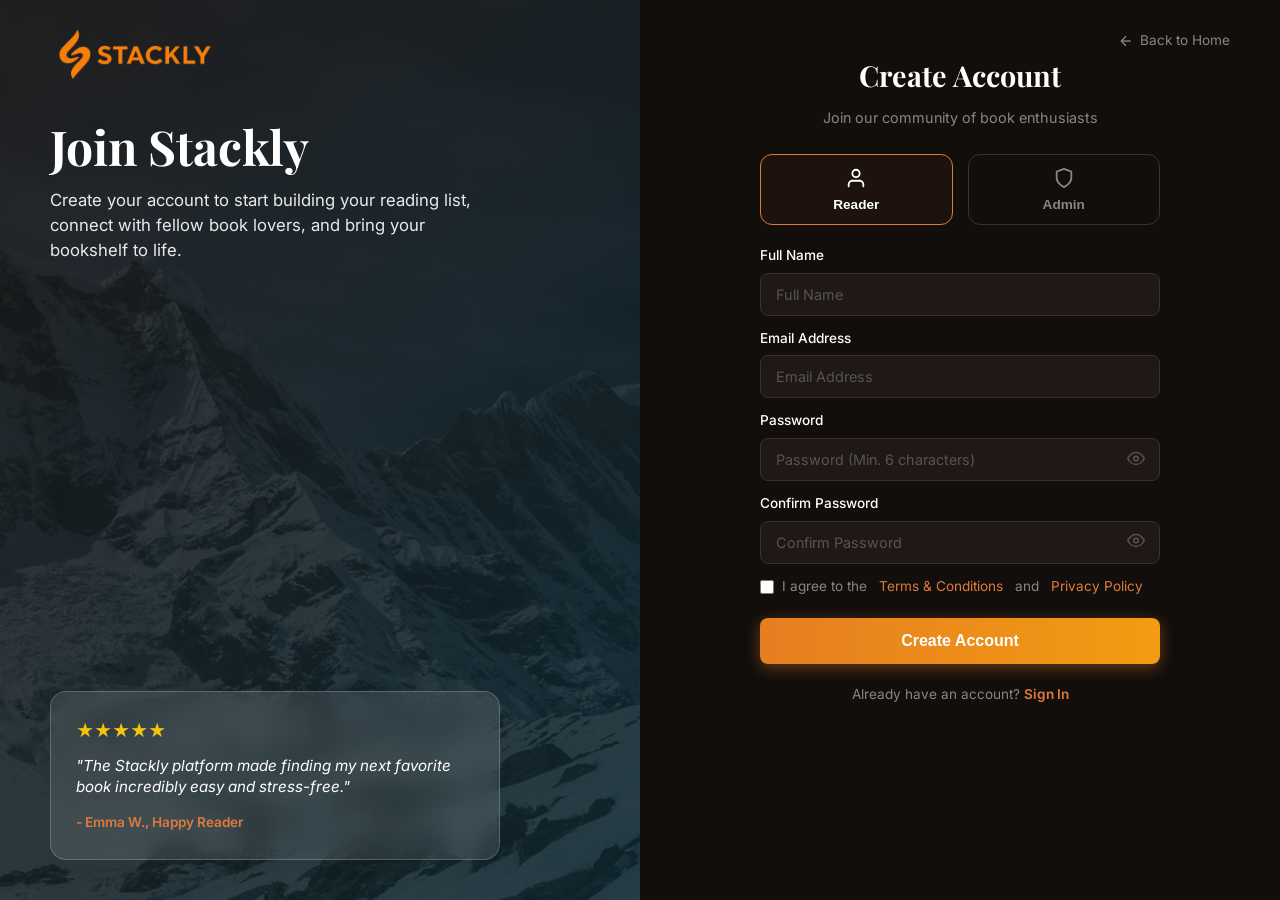
<file: register.html>
<!DOCTYPE html>
<html lang="en">
<head>
    <meta charset="UTF-8">
    <meta name="viewport" content="width=device-width, initial-scale=1.0">
    <title>Register - Stackly</title>
    <link rel="stylesheet" href="css/index.css">
    <link rel="stylesheet" href="css/register.css">
</head>
<body>

    <div class="login-split">
        <!-- Left Panel: Image and Branding -->
        <div class="login-left">
            <div class="login-left-content">
                <a href="index.html" class="brand-logo">
                    <img src="assets/logo.webp" alt="Stackly Logo" style="height: 50px;">
                </a>
                
                <div class="welcome-text">
                    <h1 style="color: white;">Join Stackly</h1>
                    <p style="color: white;">Create your account to start building your reading list, connect with fellow book lovers, and bring your bookshelf to life.</p>
                </div>
            </div>
            
            <div class="testimonial-card">
                <div class="stars">★★★★★</div>
                <p>"The Stackly platform made finding my next favorite book incredibly easy and stress-free."</p>
                <div class="author">- Emma W., Happy Reader</div>
            </div>
        </div>

        <!-- Right Panel: Registration Form -->
        <div class="login-right">
            <a href="index.html" class="back-link">
                <svg width="16" height="16" viewBox="0 0 24 24" fill="none" stroke="currentColor" stroke-width="2"><line x1="19" y1="12" x2="5" y2="12"></line><polyline points="12 19 5 12 12 5"></polyline></svg>
                Back to Home
            </a>
            
            <div class="form-wrapper">
                <div class="form-header">
                    <h2>Create Account</h2>
                    <p>Join our community of book enthusiasts</p>
                </div>

                <!-- Role Selector -->
                <div class="role-selector">
                    <button type="button" class="role-btn active" onclick="document.querySelectorAll('.role-btn').forEach(b => b.classList.remove('active')); this.classList.add('active'); document.getElementById('auth-form').action='userdashboard.html';">
                        <svg viewBox="0 0 24 24" fill="none" stroke="currentColor" stroke-width="2" stroke-linecap="round" stroke-linejoin="round"><path d="M20 21v-2a4 4 0 0 0-4-4H8a4 4 0 0 0-4 4v2"></path><circle cx="12" cy="7" r="4"></circle></svg>
                        <span>Reader</span>
                    </button>
                    <button type="button" class="role-btn" onclick="document.querySelectorAll('.role-btn').forEach(b => b.classList.remove('active')); this.classList.add('active'); document.getElementById('auth-form').action='admindashboard.html';">
                        <svg viewBox="0 0 24 24" fill="none" stroke="currentColor" stroke-width="2" stroke-linecap="round" stroke-linejoin="round"><path d="M12 22s8-4 8-10V5l-8-3-8 3v7c0 6 8 10 8 10z"></path></svg>
                        <span>Admin</span>
                    </button>
                </div>

                <form id="auth-form" action="userdashboard.html" method="get">
                    <div class="form-group" style="margin-bottom: 12px;">
                        <label for="name">Full Name</label>
                        <input type="text" id="name" class="form-control" placeholder="Full Name" required>
                    </div>

                    <div class="form-group" style="margin-bottom: 12px;">
                        <label for="email">Email Address</label>
                        <input type="email" id="email" name="email" class="form-control" placeholder="Email Address" required>
                    </div>
                    
                    <div class="form-group" style="margin-bottom: 12px;">
                        <label for="password">Password</label>
                        <div class="password-input-wrapper">
                            <input type="password" id="password" class="form-control" placeholder="Password (Min. 6 characters)" required>
                            <button type="button" class="toggle-password" onclick="const p = document.getElementById('password'); p.type = p.type === 'password' ? 'text' : 'password';">
                                <svg width="18" height="18" viewBox="0 0 24 24" fill="none" stroke="currentColor" stroke-width="2"><path d="M1 12s4-8 11-8 11 8 11 8-4 8-11 8-11-8-11-8z"></path><circle cx="12" cy="12" r="3"></circle></svg>
                            </button>
                        </div>
                    </div>

                    <div class="form-group" style="margin-bottom: 12px;">
                        <label for="confirm-password">Confirm Password</label>
                        <div class="password-input-wrapper">
                            <input type="password" id="confirm-password" class="form-control" placeholder="Confirm Password" required>
                            <button type="button" class="toggle-password" onclick="const p = document.getElementById('confirm-password'); p.type = p.type === 'password' ? 'text' : 'password';">
                                <svg width="18" height="18" viewBox="0 0 24 24" fill="none" stroke="currentColor" stroke-width="2"><path d="M1 12s4-8 11-8 11 8 11 8-4 8-11 8-11-8-11-8z"></path><circle cx="12" cy="12" r="3"></circle></svg>
                            </button>
                        </div>
                    </div>

                    <div class="auth-extras" style="margin-bottom: 20px;">
                        <label class="checkbox-label">
                            <input type="checkbox" required> I agree to the&nbsp;<a href="404.html" style="color:var(--primary-color); text-decoration:none;">Terms & Conditions</a>&nbsp;and&nbsp;<a href="404.html" style="color:var(--primary-color); text-decoration:none;">Privacy Policy</a>
                        </label>
                    </div>

                    <button type="submit" class="btn-submit">Create Account</button>
                </form>

                <div class="auth-footer">
                    Already have an account? <a href="login.html">Sign In</a>
                </div>
            </div>
        </div>
    </div>
    <script>
        // 1. Only allow text in Full Name (no numbers or symbols)
        const nameInput = document.getElementById('name');
        nameInput.addEventListener('input', function(e) {
            this.value = this.value.replace(/[^A-Za-z\s]/g, '');
        });

        // 2 & 3. Password matching and required field popup
        const passInput = document.getElementById('password');
        const confirmPassInput = document.getElementById('confirm-password');

        function validatePassword() {
            if (passInput.value !== confirmPassInput.value) {
                confirmPassInput.setCustomValidity("Passwords do not match. Please try again.");
            } else {
                confirmPassInput.setCustomValidity('');
            }
        }
        passInput.addEventListener('change', validatePassword);
        confirmPassInput.addEventListener('keyup', validatePassword);

        // 4. Redirect to login page on successful submission
        const form = document.getElementById('auth-form');
        form.addEventListener('submit', function(e) {
            e.preventDefault(); // Prevent default form submission
            if(form.checkValidity()) {
                window.location.href = 'login.html';
            } else {
                form.reportValidity();
            }
        });
    </script>
</body>
</html>
</file>
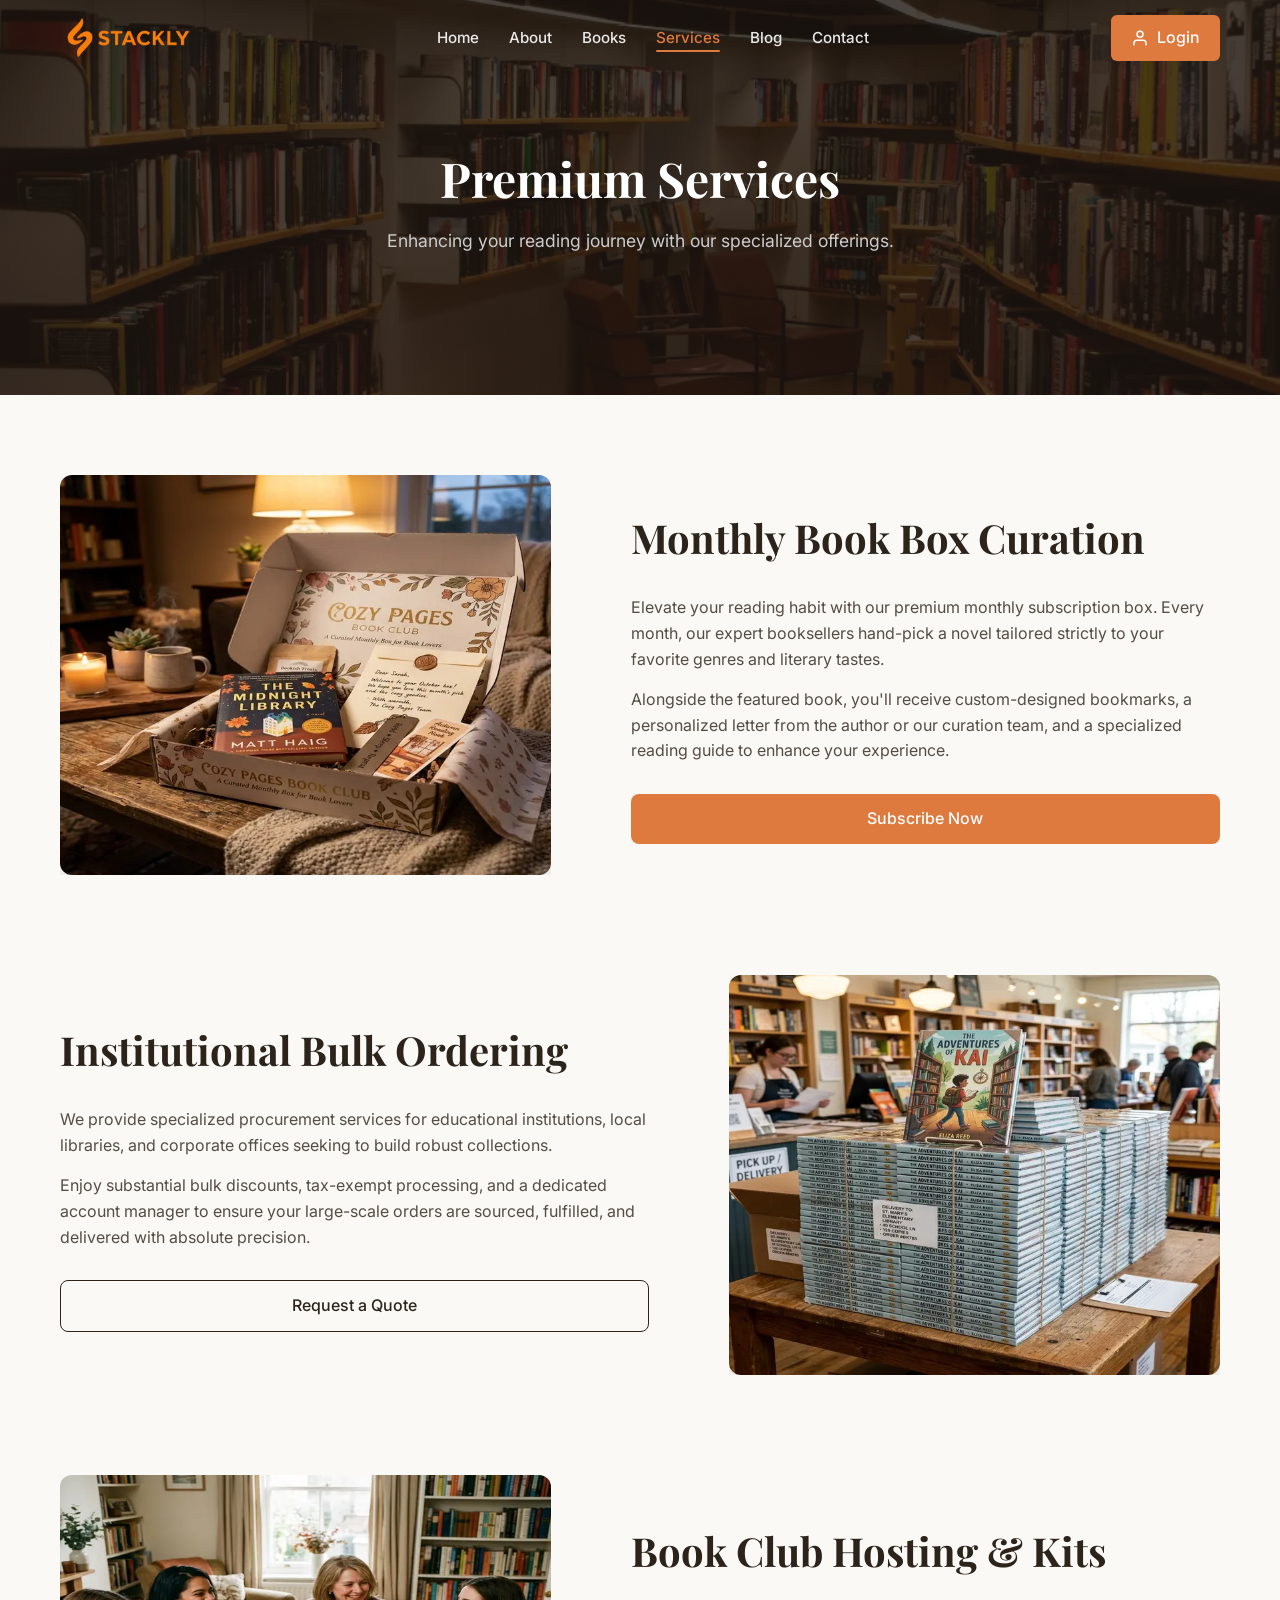
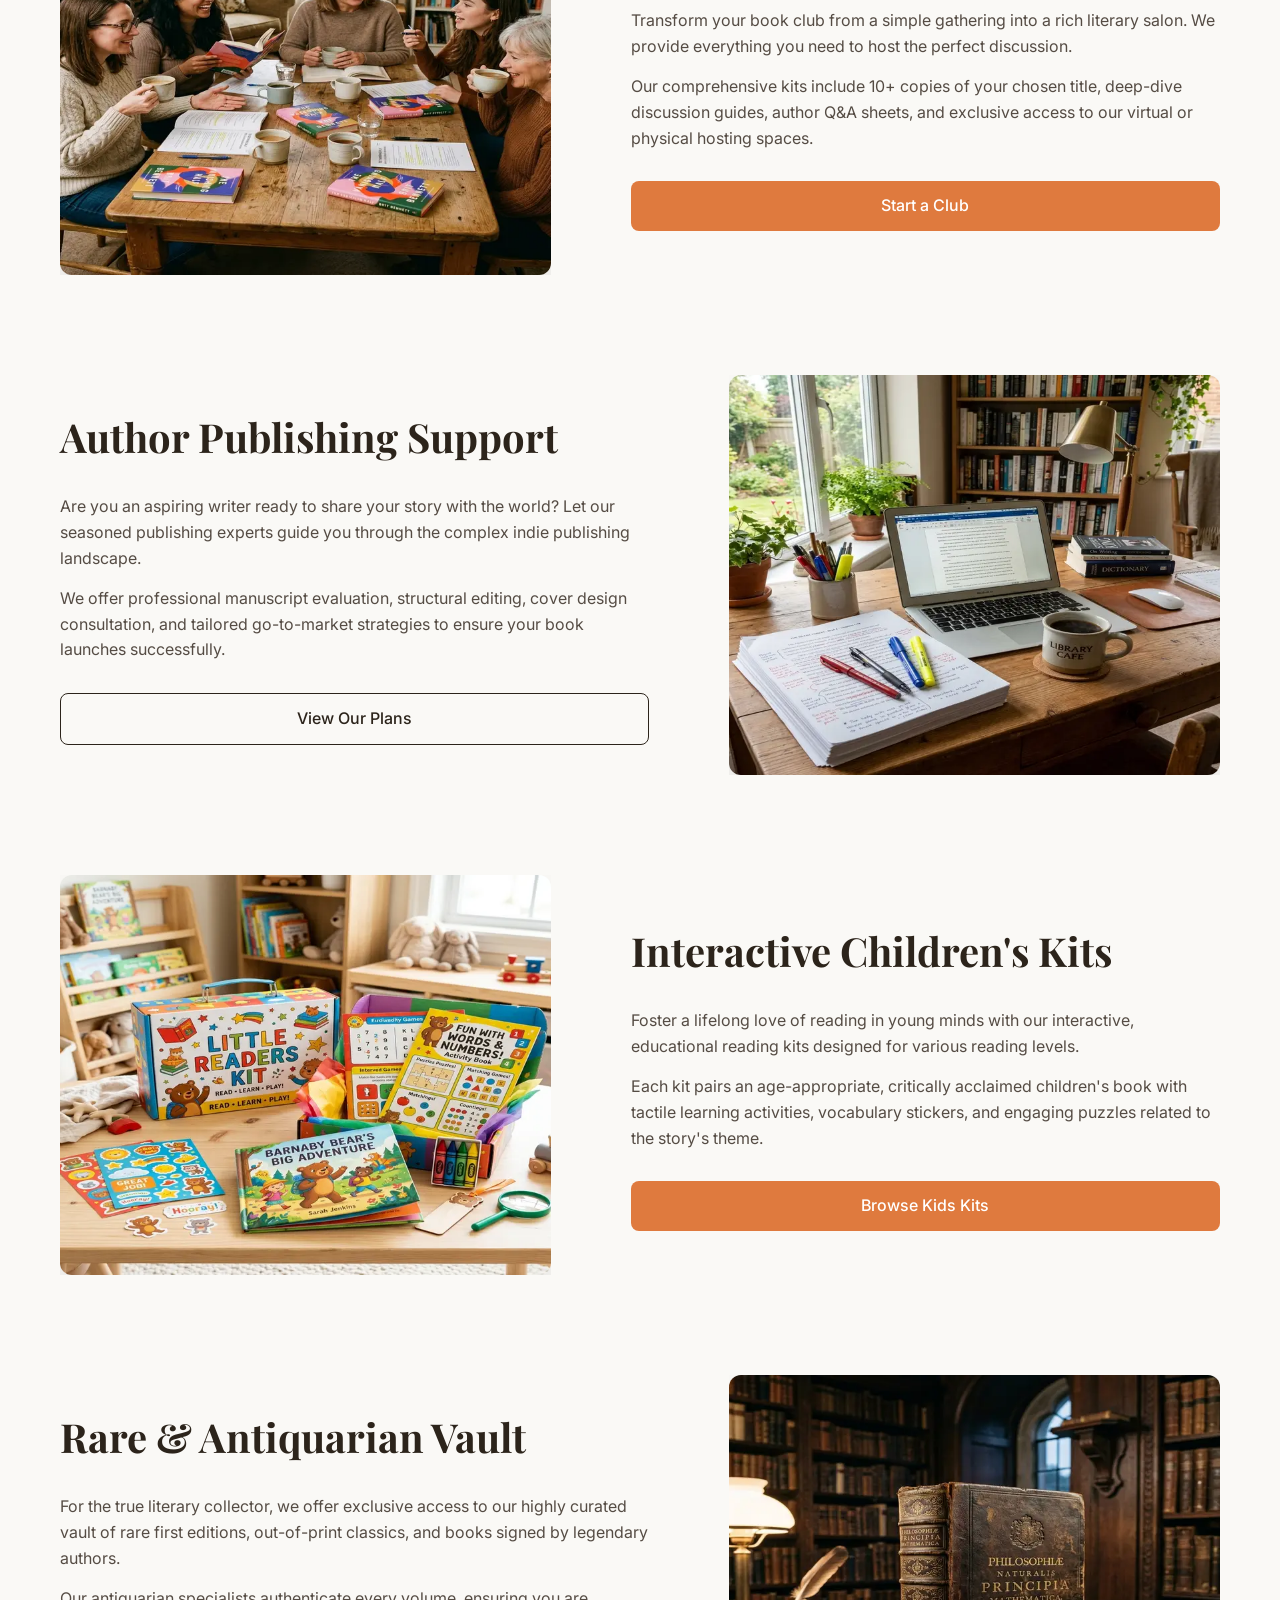
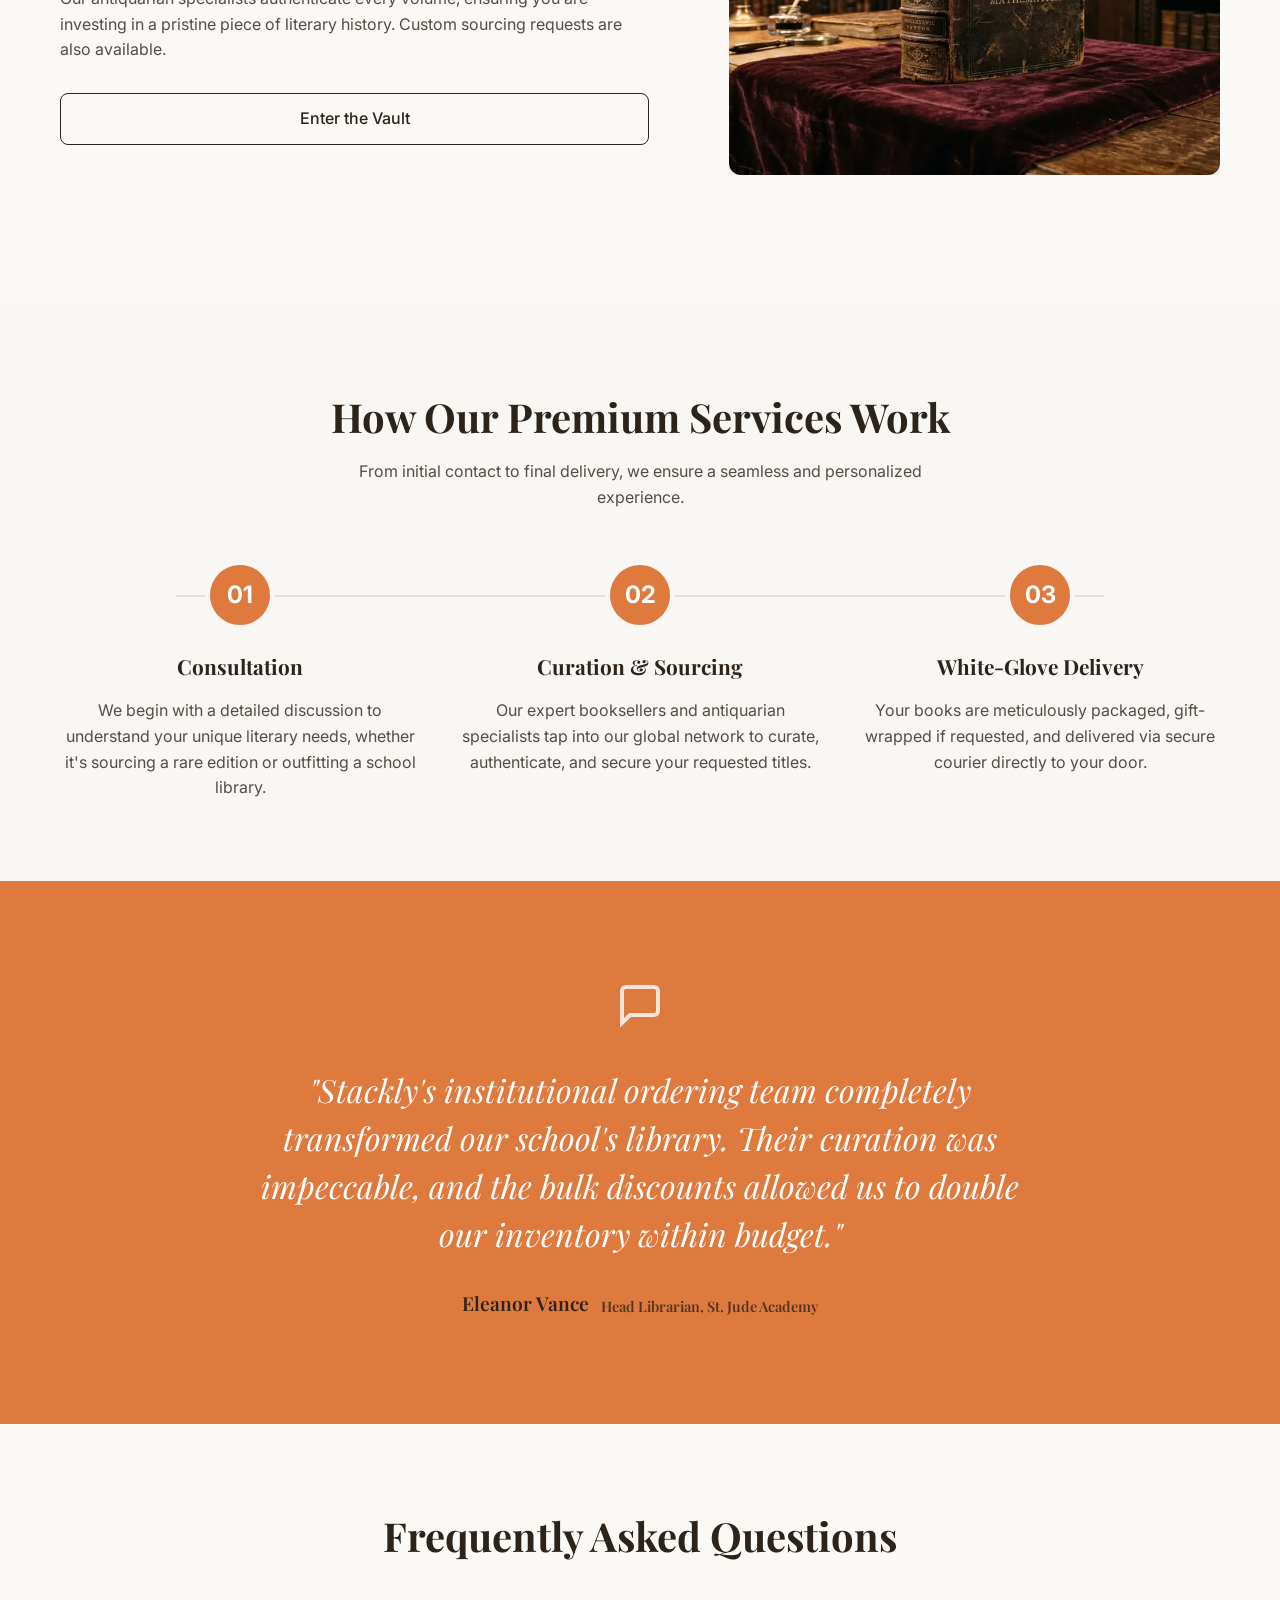
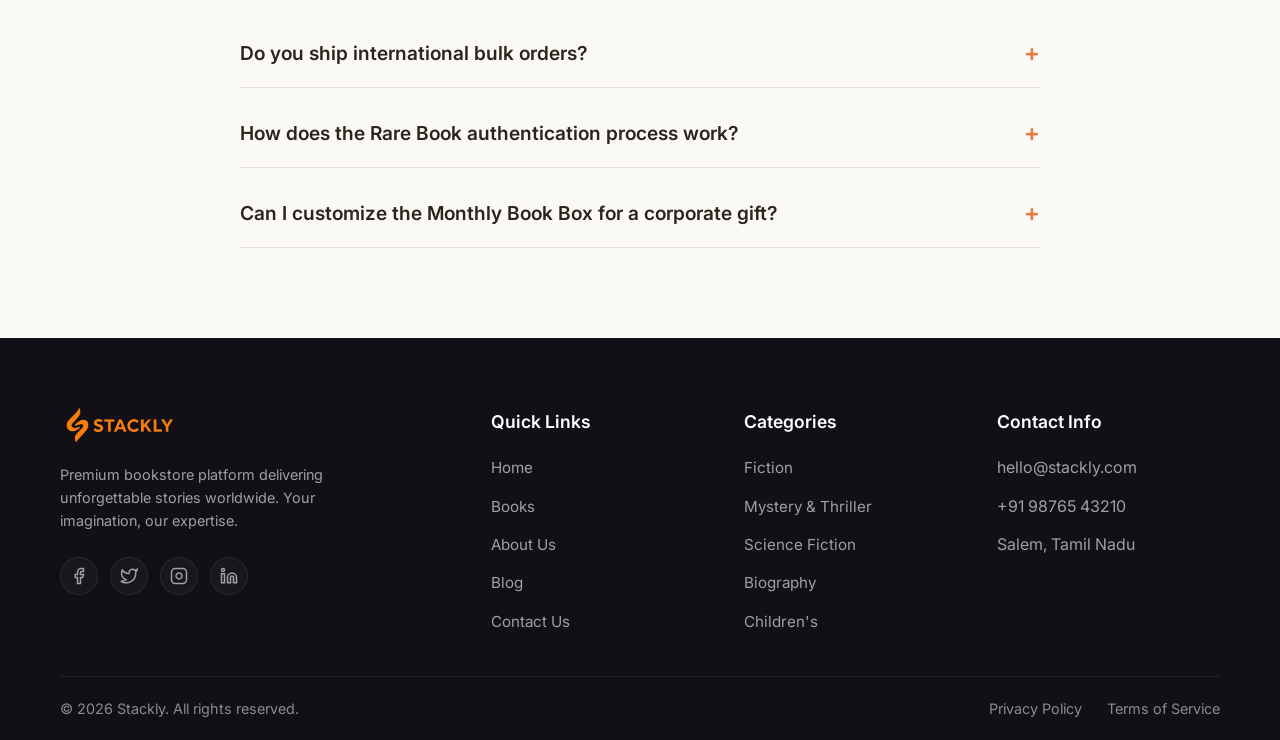
<file: services.html>
<!DOCTYPE html>
<html lang="en">
<head>
    <meta charset="UTF-8">
    <meta name="viewport" content="width=device-width, initial-scale=1.0">
    <title>Services - Stackly</title>
    <link rel="stylesheet" href="css/index.css">
    <link rel="stylesheet" href="css/books.css"> <!-- For page-header -->
    <link rel="stylesheet" href="css/services.css">
</head>
<body>

    <div id="header-placeholder"></div>

    <main>
        <section class="page-header" style="background-image: linear-gradient(rgba(28, 21, 17, 0.8), rgba(28, 21, 17, 0.8)), url('assets/services.webp'); background-size: cover; background-position: center;">
            <div class="container">
                <h1>Premium Services</h1>
                <p>Enhancing your reading journey with our specialized offerings.</p>
            </div>
        </section>

        <section class="container" style="padding: 80px 20px;">
            <!-- Service 1 -->
            <div class="service-feature">
                <div class="service-image">
                    <img src="assets/srv_book_box.webp" alt="Monthly Book Box">
                </div>
                <div class="service-text">
                    <h2>Monthly Book Box Curation</h2>
                    <p>Elevate your reading habit with our premium monthly subscription box. Every month, our expert booksellers hand-pick a novel tailored strictly to your favorite genres and literary tastes.</p>
                    <p>Alongside the featured book, you'll receive custom-designed bookmarks, a personalized letter from the author or our curation team, and a specialized reading guide to enhance your experience.</p>
                    <a href="404.html" class="btn btn-primary">Subscribe Now</a>
                </div>
            </div>

            <!-- Service 2 -->
            <div class="service-feature reverse">
                <div class="service-image">
                    <img src="assets/srv_bulk_order.webp" alt="Institutional Ordering">
                </div>
                <div class="service-text">
                    <h2>Institutional Bulk Ordering</h2>
                    <p>We provide specialized procurement services for educational institutions, local libraries, and corporate offices seeking to build robust collections.</p>
                    <p>Enjoy substantial bulk discounts, tax-exempt processing, and a dedicated account manager to ensure your large-scale orders are sourced, fulfilled, and delivered with absolute precision.</p>
                    <a href="404.html" class="btn btn-outline" style="color: var(--text-dark); border-color: var(--text-dark);">Request a Quote</a>
                </div>
            </div>

            <!-- Service 3 -->
            <div class="service-feature">
                <div class="service-image">
                    <img src="assets/srv_book_club.webp" alt="Book Club Hosting">
                </div>
                <div class="service-text">
                    <h2>Book Club Hosting & Kits</h2>
                    <p>Transform your book club from a simple gathering into a rich literary salon. We provide everything you need to host the perfect discussion.</p>
                    <p>Our comprehensive kits include 10+ copies of your chosen title, deep-dive discussion guides, author Q&A sheets, and exclusive access to our virtual or physical hosting spaces.</p>
                    <a href="404.html" class="btn btn-primary">Start a Club</a>
                </div>
            </div>

            <!-- Service 4 -->
            <div class="service-feature reverse">
                <div class="service-image">
                    <img src="assets/srv_author_support.webp" alt="Author Support">
                </div>
                <div class="service-text">
                    <h2>Author Publishing Support</h2>
                    <p>Are you an aspiring writer ready to share your story with the world? Let our seasoned publishing experts guide you through the complex indie publishing landscape.</p>
                    <p>We offer professional manuscript evaluation, structural editing, cover design consultation, and tailored go-to-market strategies to ensure your book launches successfully.</p>
                    <a href="404.html" class="btn btn-outline" style="color: var(--text-dark); border-color: var(--text-dark);">View Our Plans</a>
                </div>
            </div>

            <!-- Service 5 -->
            <div class="service-feature">
                <div class="service-image">
                    <img src="assets/srv_kids_kits.webp" alt="Childrens Reading">
                </div>
                <div class="service-text">
                    <h2>Interactive Children's Kits</h2>
                    <p>Foster a lifelong love of reading in young minds with our interactive, educational reading kits designed for various reading levels.</p>
                    <p>Each kit pairs an age-appropriate, critically acclaimed children's book with tactile learning activities, vocabulary stickers, and engaging puzzles related to the story's theme.</p>
                    <a href="404.html" class="btn btn-primary">Browse Kids Kits</a>
                </div>
            </div>

            <!-- Service 6 -->
            <div class="service-feature reverse">
                <div class="service-image">
                    <img src="assets/srv_rare_books.webp" alt="Rare Books">
                </div>
                <div class="service-text">
                    <h2>Rare & Antiquarian Vault</h2>
                    <p>For the true literary collector, we offer exclusive access to our highly curated vault of rare first editions, out-of-print classics, and books signed by legendary authors.</p>
                    <p>Our antiquarian specialists authenticate every volume, ensuring you are investing in a pristine piece of literary history. Custom sourcing requests are also available.</p>
                    <a href="404.html" class="btn btn-outline" style="color: var(--text-dark); border-color: var(--text-dark);">Enter the Vault</a>
                </div>
            </div>
        </section>
    
        <!-- How It Works Section -->
        <section class="process-section scroll-reveal" style="background-color: #f9f7f4; padding: 80px 0; margin-top: 50px;">
            <div class="container">
                <div class="section-title text-center" style="margin-bottom: 50px;">
                    <h2 style="font-family: var(--font-serif); font-size: 2.5rem; color: var(--text-dark);">How Our Premium Services Work</h2>
                    <p style="color: var(--text-light); max-width: 600px; margin: 10px auto 0;">From initial contact to final delivery, we ensure a seamless and personalized experience.</p>
                </div>
                
                <div class="process-steps">
                    <div class="process-step">
                        <div class="step-number">01</div>
                        <h3>Consultation</h3>
                        <p>We begin with a detailed discussion to understand your unique literary needs, whether it's sourcing a rare edition or outfitting a school library.</p>
                    </div>
                    <div class="process-step">
                        <div class="step-number">02</div>
                        <h3>Curation & Sourcing</h3>
                        <p>Our expert booksellers and antiquarian specialists tap into our global network to curate, authenticate, and secure your requested titles.</p>
                    </div>
                    <div class="process-step">
                        <div class="step-number">03</div>
                        <h3>White-Glove Delivery</h3>
                        <p>Your books are meticulously packaged, gift-wrapped if requested, and delivered via secure courier directly to your door.</p>
                    </div>
                </div>
            </div>
        </section>

        <!-- Testimonial Section -->
        <section class="testimonial-section scroll-reveal" style="background-color: var(--primary-color); color: white; padding: 100px 0; text-align: center;">
            <div class="container">
                <svg width="48" height="48" viewBox="0 0 24 24" fill="none" stroke="currentColor" stroke-width="2" style="margin-bottom: 30px; opacity: 0.8;"><path d="M21 15a2 2 0 0 1-2 2H7l-4 4V5a2 2 0 0 1 2-2h14a2 2 0 0 1 2 2z"></path></svg>
                <blockquote style="font-size: 2rem; font-family: var(--font-serif); font-style: italic; max-width: 800px; margin: 0 auto 30px; line-height: 1.5;">
                    "Stackly's institutional ordering team completely transformed our school's library. Their curation was impeccable, and the bulk discounts allowed us to double our inventory within budget."
                </blockquote>
                <div class="testimonial-author" style="justify-content: center;">
                    <h4 style="font-size: 1.2rem; font-weight: 600; margin-bottom: 5px;">Eleanor Vance</h4>
                    <p style="opacity: 0.8; font-size: 0.9rem;">Head Librarian, St. Jude Academy</p>
                </div>
            </div>
        </section>

        <!-- FAQ Section -->
        <section class="faq-section scroll-reveal" style="padding: 80px 0;">
            <div class="container">
                <div class="section-title text-center" style="margin-bottom: 50px;">
                    <h2 style="font-family: var(--font-serif); font-size: 2.5rem; color: var(--text-dark);">Frequently Asked Questions</h2>
                </div>
                
                <div class="faq-accordion">
                    <div class="faq-item">
                        <button class="faq-question">Do you ship international bulk orders?</button>
                        <div class="faq-answer">
                            <p>Yes, we coordinate international freight for institutional and bulk orders over 500 units. Please note that customs and import duties are the responsibility of the receiving institution.</p>
                        </div>
                    </div>
                    <div class="faq-item">
                        <button class="faq-question">How does the Rare Book authentication process work?</button>
                        <div class="faq-answer">
                            <p>Every antiquarian text passes through our in-house authentication board. We verify the printing history, inspect the binding and paper quality, and cross-reference signatures with established databases. A Certificate of Authenticity is provided with every purchase.</p>
                        </div>
                    </div>
                    <div class="faq-item">
                        <button class="faq-question">Can I customize the Monthly Book Box for a corporate gift?</button>
                        <div class="faq-answer">
                            <p>Absolutely. We offer corporate white-labeling for our subscription boxes, allowing you to include your company logo, a personalized note from your CEO, and genre selections tailored to your team's interests.</p>
                        </div>
                    </div>
                </div>
            </div>
        </section>

    </main>

    <div id="footer-placeholder"></div>

    <script src="js/script.js"></script>
    <script src="js/scroll_animations.js"></script>

    <script>
        document.addEventListener('DOMContentLoaded', () => {
            const faqQuestions = document.querySelectorAll('.faq-question');
            faqQuestions.forEach(btn => {
                btn.addEventListener('click', function() {
                    this.classList.toggle('active');
                    const answer = this.nextElementSibling;
                    if (answer.style.maxHeight) {
                        answer.style.maxHeight = null;
                    } else {
                        answer.style.maxHeight = answer.scrollHeight + "px";
                    }
                });
            });
        });
    </script>
</body>
</html>
</file>
<file: css/index.css>
@import url('https://fonts.googleapis.com/css2?family=Inter:wght@300;400;500;600&family=Playfair+Display:ital,wght@0,400;0,600;0,700;1,400&display=swap');

:root {
  --primary-color: #df7a3e; /* The warm orange from Stackly logo */
  --primary-hover: #c4642d;
  --bg-color: #faf9f6; /* Off-white */
  --text-dark: #2c241b;
  --text-light: #554c44;
  --dark-bg: #1c1511; /* For footer and dark sections */
  --border-color: #e5e0d8;
  
  --font-serif: 'Playfair Display', serif;
  --font-sans: 'Inter', sans-serif;
  
  --transition: all 0.3s ease;
}

* {
  margin: 0;
  padding: 0;
  box-sizing: border-box;
}

body {
  font-family: var(--font-sans);
  background-color: var(--bg-color);
  color: var(--text-dark);
  line-height: 1.6;
}

h1, h2, h3, h4, h5, h6 {
  font-family: var(--font-serif);
  color: var(--text-dark);
  font-weight: 700;
}

a {
  text-decoration: none;
  color: inherit;
  transition: var(--transition);
}

ul {
  list-style: none;
}

.container {
  max-width: 1200px;
  margin: 0 auto;
  padding: 0 20px;
}

/* ==================== BUTTONS ==================== */
.btn {
  display: inline-flex;
  align-items: center;
  justify-content: center;
  padding: 12px 24px;
  border-radius: 8px;
  font-weight: 500;
  cursor: pointer;
  transition: var(--transition);
  font-family: var(--font-sans);
  border: none;
  font-size: 1rem;
}

.btn-primary {
  background-color: var(--primary-color);
  color: white;
}

.btn-primary:hover {
  background-color: var(--primary-hover);
  transform: translateY(-2px);
}

.btn-outline {
  background-color: transparent;
  color: white;
  border: 1px solid rgba(255, 255, 255, 0.4);
}

.btn-outline:hover {
  background-color: rgba(255, 255, 255, 0.1);
  border-color: white;
}

.btn-outline-dark {
  background-color: transparent;
  color: var(--text-dark);
  border: 1px solid var(--border-color);
}

.btn-outline-dark:hover {
  background-color: var(--dark-bg);
  color: white;
  border-color: var(--dark-bg);
  transform: translateY(-2px);
}

/* ==================== HEADER ==================== */
.site-header {
  background-color: transparent;
  position: fixed;
  width: 100%;
  top: 0;
  z-index: 1000;
  padding: 15px 0;
  transition: background-color 0.3s, box-shadow 0.3s;
}

.site-header.scrolled {
  background-color: #ffffff;
  box-shadow: 0 2px 15px rgba(0,0,0,0.04);
}

.site-header .container {
  display: flex;
  justify-content: space-between;
  align-items: center;
}

.logo-container {
  display: flex;
  align-items: center;
  gap: 10px;
}

.logo-container img {
  height: 40px;
  object-fit: contain;
}

.logo-text {
  font-family: var(--font-sans);
  font-weight: 700;
  font-size: 1.4rem;
  letter-spacing: -0.5px;
  display: flex;
  flex-direction: column;
  line-height: 1;
}

.logo-sub {
  font-size: 0.65rem;
  font-weight: 400;
  color: var(--text-light);
  margin-top: 2px;
}

.main-nav ul {
  display: flex;
  gap: 30px;
}

.main-nav a {
  font-weight: 500;
  font-size: 0.95rem;
  color: rgba(255, 255, 255, 0.9);
  position: relative;
  transition: color 0.3s;
}

.site-header.scrolled .main-nav a {
  color: var(--text-dark);
}

.main-nav a:hover, .main-nav a.active,
.site-header.scrolled .main-nav a:hover, .site-header.scrolled .main-nav a.active {
  color: var(--primary-color);
}

.main-nav a.active::after {
  content: '';
  position: absolute;
  bottom: -5px;
  left: 0;
  width: 100%;
  height: 2px;
  background-color: var(--primary-color);
  border-radius: 2px;
}

.header-actions .btn-login {
  display: flex;
  align-items: center;
  gap: 8px;
  padding: 10px 20px;
  border-radius: 6px;
  background-color: var(--primary-color);
  color: white;
  font-weight: 500;
}

.header-actions .btn-login:hover {
  background-color: var(--primary-hover);
}

/* ==================== FOOTER ==================== */
.site-footer {
  background-color: var(--dark-bg);
  color: #d1cbc5;
  padding: 80px 0 30px;
  margin-top: 0;
}

.footer-grid {
  display: grid;
  grid-template-columns: 1.5fr 1fr 1fr 1fr;
  gap: 40px;
  margin-bottom: 50px;
}

.footer-brand .logo-text {
  color: white;
  margin-bottom: 15px;
}

.footer-brand p {
  font-size: 0.9rem;
  line-height: 1.7;
  max-width: 250px;
}

.footer-links h4 {
  color: white;
  font-family: var(--font-sans);
  font-size: 1.1rem;
  margin-bottom: 20px;
}

.footer-links ul {
  display: flex;
  flex-direction: column;
  gap: 12px;
}

.footer-links a {
  font-size: 0.95rem;
  color: #a39c96;
}

.footer-links a:hover {
  color: var(--primary-color);
  padding-left: 5px;
}

.footer-bottom {
  text-align: center;
  padding-top: 30px;
  border-top: 1px solid rgba(255,255,255,0.1);
  font-size: 0.85rem;
  color: #8c857f;
}

/* Responsive basics */
@media (max-width: 900px) {
  .main-nav {
    display: none;
  }
  .footer-grid {
    grid-template-columns: 1fr 1fr;
  }
}
@media (max-width: 600px) {
  .footer-grid {
    grid-template-columns: 1fr;
  }
}

/* ==================== INDEX: HERO SECTION ==================== */
.hero {
  background-color: var(--dark-bg);
  color: white;
  padding: 80px 0;
  position: relative;
  overflow: hidden;
  background-image: linear-gradient(rgba(28, 21, 17, 0.9), rgba(28, 21, 17, 0.8)), url('../assets/hero_1.webp');
  background-size: cover;
  background-position: center;
}

.hero .container {
  display: flex;
  align-items: center;
  justify-content: space-between;
}

.hero-content {
  max-width: 600px;
}

.hero-subtitle {
  color: var(--primary-color);
  font-size: 0.9rem;
  font-weight: 600;
  letter-spacing: 1px;
  text-transform: uppercase;
  margin-bottom: 15px;
  display: block;
}

.hero h1 {
  color: white;
  font-size: clamp(2.5rem, 6vw, 4.5rem);
  line-height: 1.1;
  margin-bottom: 20px;
}

.hero-desc {
  font-size: 1.1rem;
  color: #ccc;
  margin-bottom: 30px;
}

.hero-desc p {
  margin-bottom: 8px;
}

.hero-actions {
  display: flex;
  gap: 15px;
}

/* ==================== INDEX: FEATURES ==================== */
.features {
  padding: 60px 0;
  background-color: white;
  border-bottom: 1px solid var(--border-color);
}

.features-grid {
  display: grid;
  grid-template-columns: repeat(4, 1fr);
  gap: 30px;
}

.feature-card {
  display: flex;
  align-items: flex-start;
  gap: 15px;
}

.feature-icon {
  background-color: #f6efe9;
  color: var(--primary-color);
  padding: 15px;
  border-radius: 12px;
  display: flex;
  align-items: center;
  justify-content: center;
}

.feature-text h4 {
  font-family: var(--font-sans);
  font-size: 1.05rem;
  margin-bottom: 5px;
}

.feature-text p {
  font-size: 0.85rem;
  color: var(--text-light);
}

/* ==================== INDEX: TOP PICKS ==================== */
.section-header {
  text-align: center;
  margin: 80px 0 40px;
}

.section-subtitle {
  color: var(--primary-color);
  font-weight: 600;
  font-size: 0.9rem;
  text-transform: uppercase;
  letter-spacing: 1px;
  margin-bottom: 10px;
  display: block;
}

.section-header h2 {
  font-size: 2.5rem;
}



/* ==================== INDEX: CURATED CATEGORIES ==================== */
.curated-categories {
    padding-bottom: 80px;
}
.category-grid {
    display: grid;
    grid-template-columns: repeat(3, 1fr);
    gap: 30px;
}
.category-card {
    height: 300px;
    border-radius: 12px;
    background-size: cover;
    background-position: center;
    display: flex;
    flex-direction: column;
    justify-content: flex-end;
    padding: 30px;
    color: white;
    text-decoration: none;
    transition: transform 0.3s ease, box-shadow 0.3s ease;
    box-shadow: 0 10px 20px rgba(0,0,0,0.1);
    overflow: hidden;
}
.category-card:hover {
    transform: translateY(-8px);
    box-shadow: 0 15px 30px rgba(0,0,0,0.2);
}
.category-card h3 {
    color: white;
    font-size: 1.8rem;
    margin-bottom: 5px;
    transform: translateY(10px);
    transition: transform 0.3s ease;
}
.category-card span {
    font-size: 0.95rem;
    font-weight: 500;
    opacity: 0;
    transform: translateY(20px);
    transition: all 0.3s ease;
    color: var(--primary-color);
}
.category-card:hover h3 {
    transform: translateY(0);
}
.category-card:hover span {
    opacity: 1;
    transform: translateY(0);
}

/* ==================== INDEX: FEATURED AUTHOR ==================== */
.featured-author {
    background-color: white;
    padding: 80px 0;
    border-top: 1px solid var(--border-color);
    border-bottom: 1px solid var(--border-color);
}
.author-layout {
    display: grid;
    grid-template-columns: 1fr 1fr;
    gap: 60px;
    align-items: center;
}
.author-image-wrapper {
    position: relative;
    border-radius: 12px;
    overflow: hidden;
    box-shadow: 0 20px 40px rgba(0,0,0,0.1);
}
.author-image {
    width: 100%;
    height: 500px;
    object-fit: cover;
    display: block;
    transition: transform 0.8s cubic-bezier(0.25, 0.46, 0.45, 0.94);
}
.author-image-wrapper:hover .author-image {
    transform: scale(1.08);
}
.author-badge {
    position: absolute;
    bottom: 20px;
    left: 20px;
    background: var(--primary-color);
    color: white;
    padding: 8px 16px;
    border-radius: 4px;
    font-weight: 600;
    font-size: 0.9rem;
    letter-spacing: 1px;
    text-transform: uppercase;
}
.author-bio {
    font-size: 1.1rem;
    color: var(--text-light);
    margin: 20px 0;
    line-height: 1.8;
}
.author-books {
    margin-bottom: 30px;
}
.author-books h4 {
    margin-bottom: 15px;
    font-family: var(--font-sans);
    font-size: 1.1rem;
}
.author-books ul {
    display: flex;
    flex-direction: column;
    gap: 10px;
}
.author-books li {
    display: flex;
    align-items: center;
    gap: 10px;
    font-size: 1.05rem;
    color: var(--text-dark);
}

/* ==================== INDEX: TESTIMONIALS ==================== */
.testimonials {
    padding: 80px 0;
    background-color: #fcfbf9;
}
.testimonial-grid {
    display: grid;
    grid-template-columns: repeat(3, 1fr);
    gap: 30px;
}
.testimonial-card {
    background: white;
    padding: 40px;
    border-radius: 12px;
    box-shadow: 0 5px 15px rgba(0,0,0,0.03);
    border: 1px solid var(--border-color);
    transition: transform 0.3s ease;
    display: flex;
    flex-direction: column;
}
.testimonial-card:hover {
    transform: translateY(-5px);
}
.stars {
    color: #f5b041;
    font-size: 1.4rem;
    margin-bottom: 20px;
}
.testimonial-text {
    font-size: 1.05rem;
    font-style: italic;
    color: var(--text-light);
    margin-bottom: 25px;
    line-height: 1.7;
    flex-grow: 1;
}
.testimonial-author {
    font-weight: 600;
    color: var(--text-dark);
    font-family: var(--font-serif);
    font-size: 1.1rem;
}

/* ==================== INDEX: BOOK CLUB ==================== */
.book-club {
    padding: 80px 20px;
}
.club-layout {
    background-color: var(--dark-bg);
    border-radius: 16px;
    display: grid;
    grid-template-columns: 1.2fr 1fr;
    overflow: hidden;
}
.club-content {
    padding: 60px;
    color: white;
    display: flex;
    flex-direction: column;
    justify-content: center;
}
.club-tag {
    color: var(--primary-color);
    font-weight: 600;
    text-transform: uppercase;
    letter-spacing: 1px;
    font-size: 0.85rem;
    margin-bottom: 15px;
}
.club-content h2 {
    color: white;
    font-size: 2.8rem;
    margin-bottom: 10px;
}
.club-content h3 {
    color: #e5e0d8;
    font-family: var(--font-sans);
    font-weight: 400;
    font-size: 1.4rem;
    margin-bottom: 20px;
}
.club-content p {
    color: #a39c96;
    font-size: 1.1rem;
    margin-bottom: 30px;
    line-height: 1.7;
}
.club-image {
    height: 100%;
}
.club-image img {
    width: 100%;
    height: 100%;
    object-fit: cover;
}

/* ==================== INDEX: NEWSLETTER ==================== */
.newsletter-section {
    background-color: var(--primary-color);
    padding: 60px 0;
    color: white;
}
.newsletter-content {
    display: grid;
    grid-template-columns: 1fr 1fr;
    gap: 40px;
    align-items: center;
}
.newsletter-text h2 {
    color: white;
    font-size: 2.2rem;
    margin-bottom: 10px;
}
.newsletter-text p {
    font-size: 1.05rem;
    opacity: 0.9;
}
.newsletter-form {
    display: flex;
    gap: 10px;
}
.newsletter-form input {
    flex-grow: 1;
    padding: 15px 20px;
    border: none;
    border-radius: 8px;
    font-size: 1rem;
    font-family: var(--font-sans);
    outline: none;
}
.newsletter-form button {
    background-color: var(--dark-bg);
    color: white;
    white-space: nowrap;
}
.newsletter-form button:hover {
    background-color: #0a0705;
}

/* RESPONSIVE UPDATES FOR NEW SECTIONS */
@media (max-width: 900px) {
    .features-grid, .category-grid, .author-layout, .testimonial-grid, .club-layout, .newsletter-content {
        grid-template-columns: 1fr;
    }
    .club-layout {
        display: flex;
        flex-direction: column-reverse;
    }
    .author-layout {
        gap: 30px;
    }
    .author-image-wrapper {
        max-width: 450px;
        margin: 0 auto;
    }
    .author-image {
        height: 450px; /* Use a fixed height or aspect-ratio */
        max-height: 80vw; /* Keep it responsive on smaller screens */
    }
    .club-content {
        padding: 40px 30px;
    }
    .newsletter-form {
        flex-direction: column;
    }
}

/* TABLET SPECIFIC RESPONSIVE DESIGN (Preserving mobile <768px and desktop >900px) */
@media (min-width: 769px) and (max-width: 900px) {
    .features-grid, .category-grid, .testimonial-grid {
        grid-template-columns: repeat(2, 1fr);
    }
    .club-image {
        max-width: 450px;
        margin: 0 auto;
    }
    .club-image img {
        aspect-ratio: 1 / 1;
    }
}



/* ==================== GLOBAL FIX: BOOK IMAGES ==================== */
/* Prevents book covers from being cut off and adds a pop animation */
.book-cover img, .top-picks img {
    object-fit: contain !important;
    background-color: #f4f1ed !important;
    transition: transform 0.5s cubic-bezier(0.175, 0.885, 0.32, 1.275) !important;
    padding: 15px !important;
    box-sizing: border-box !important;
}

.book-card:hover .book-cover img, .top-picks img:hover {
    transform: scale(1.1) !important;
}

/* ==================== MOBILE RESPONSIVENESS & SIDEBAR ==================== */

/* Prevent horizontal scroll from off-screen sidebar */
html, body {
    overflow-x: clip;
    width: 100%;
    position: relative;
}

/* Hide Hamburger Menu by Default */
.hamburger-menu {
    display: none;
    background: transparent;
    border: none;
    cursor: pointer;
    flex-direction: column;
    gap: 6px;
    z-index: 1000;
}
.hamburger-menu span {
    display: block;
    width: 30px;
    height: 3px;
    background-color: white;
    transition: 0.3s;
    border-radius: 3px;
}
.site-header:not(.scrolled) .hamburger-menu span {
    background-color: white !important;
}
.site-header.scrolled .hamburger-menu span {
    background-color: var(--text-dark) !important;
}

/* Full Screen Overlay Styling */
.mobile-sidebar-overlay {
    position: fixed;
    top: 0;
    left: 0;
    width: 100%;
    height: 100vh;
    background-color: #f6efe9;
    z-index: 9999;
    display: flex;
    flex-direction: column;
    justify-content: flex-start;
    align-items: center;
    padding-top: 20px;
    padding-bottom: 20px;
    overflow-y: hidden;
    transform: translateX(100%);
    transition: transform 0.4s cubic-bezier(0.77, 0.2, 0.05, 1);
    box-shadow: -10px 0 30px rgba(0,0,0,0.1);
}
.mobile-sidebar-overlay.active {
    transform: translateX(0);
}
.mobile-sidebar-close {
    position: absolute;
    top: 25px;
    right: 25px;
    background: none;
    border: none;
    font-size: 2.5rem;
    color: var(--text-dark);
    cursor: pointer;
    line-height: 1;
    z-index: 10000;
}
.mobile-sidebar-content {
    display: flex;
    flex-direction: column;
    align-items: center;
    width: 100%;
}
.mobile-nav-links {
    display: flex;
    flex-direction: column;
    align-items: center;
    gap: 10px;
    width: 100%;
}
.mobile-nav-links a {
    font-family: var(--font-serif);
    font-size: 1.5rem;
    color: var(--text-dark);
    text-decoration: none;
    font-weight: 700;
    transition: color 0.3s;
}
.mobile-nav-links a:hover,
.mobile-nav-links a.active {
    color: var(--primary-color);
}

.mobile-login-icon {
    display: none;
    color: white;
    transition: color 0.3s;
}
.site-header.scrolled .mobile-login-icon {
    color: var(--text-dark);
}

@media (max-width: 900px) {
    /* Header Layout */
    .site-header .container {
        padding: 0 20px;
        display: grid;
        grid-template-columns: 1fr auto 1fr;
        align-items: center;
    }
    .mobile-login-icon {
        display: flex;
        justify-content: flex-start;
    }
    .logo-container {
        justify-content: center;
    }
    .main-nav {
        display: none !important;
    }
    .header-actions {
        display: none !important;
    }
    .hamburger-menu {
        display: flex;
        align-items: flex-end;
        margin-left: auto;
    }
    
    /* Hero Adjustments */
    .hero {
        padding: 120px 0 60px;
        text-align: center;
    }
    .hero .container {
        flex-direction: column;
        gap: 40px;
    }
    .hero-content {
        max-width: 100%;
    }
    .hero h1 {
        font-size: clamp(2.5rem, 6vw, 3.5rem);
    }
    .hero-actions {
        justify-content: center;
        flex-direction: column;
        gap: 15px;
    }
    
    /* Global Adjustments */
    .section-header h2 {
        font-size: clamp(1.8rem, 4vw, 2.5rem);
    }
    .footer-grid {
        grid-template-columns: 1fr 1fr;
        gap: 40px;
        text-align: left;
    }
    .footer-bottom {
        flex-direction: column;
        gap: 20px;
        text-align: center;
    }
}


/* ==================== PREMIUM ENHANCEMENTS (REVIEWS FIX) ==================== */

/* 1. Gradient Border Hover Effect for Cards */
.book-card, .blog-post, .service-card, .value-card, .testimonial-card, .top-picks .book-card {
    position: relative;
}

.book-card::after, .blog-post::after, .service-card::after, .value-card::after, .testimonial-card::after {
    content: '';
    position: absolute;
    inset: 0;
    border-radius: inherit;
    padding: 3px;
    background: linear-gradient(135deg, var(--primary-color), transparent, var(--primary-color));
    -webkit-mask: linear-gradient(#fff 0 0) content-box, linear-gradient(#fff 0 0);
    mask: linear-gradient(#fff 0 0) content-box, linear-gradient(#fff 0 0);
    -webkit-mask-composite: xor;
    mask-composite: exclude;
    opacity: 0;
    transition: opacity 0.5s ease;
    pointer-events: none;
    z-index: 10;
}

.book-card:hover::after, .blog-post:hover::after, .service-card:hover::after, .value-card:hover::after, .testimonial-card:hover::after {
    opacity: 1;
}

/* 2. Image Zoom Animation on Hover */
.blog-image, .service-image, .about-image {
    overflow: hidden;
    position: relative;
}

.blog-image img, .service-image img, .about-image img {
    transition: transform 0.6s cubic-bezier(0.25, 0.46, 0.45, 0.94);
}

.blog-post:hover .blog-image img, 
.service-card:hover .service-image img,
.about-section:hover .about-image img {
    transform: scale(1.08);
}


/* 3. Footer Social Icons with Fade-in Overlay */
.footer-social {
    display: flex;
    gap: 15px;
    margin-top: 25px;
}

.footer-social a {
    position: relative;
    display: flex;
    align-items: center;
    justify-content: center;
    width: 40px;
    height: 40px;
    border-radius: 50%;
    background-color: rgba(255, 255, 255, 0.05);
    color: #a39c96;
    transition: all 0.3s ease;
    text-decoration: none;
}

.footer-social a:hover {
    color: white;
    background-color: var(--primary-color);
    transform: translateY(-3px);
}

.social-tooltip {
    position: absolute;
    bottom: 120%;
    left: 50%;
    transform: translateX(-50%) translateY(10px);
    background-color: white;
    color: var(--dark-bg);
    padding: 5px 10px;
    font-size: 0.75rem;
    font-weight: 700;
    border-radius: 4px;
    opacity: 0;
    visibility: hidden;
    transition: all 0.3s cubic-bezier(0.68, -0.55, 0.265, 1.55);
    pointer-events: none;
    white-space: nowrap;
}

.social-tooltip::after {
    content: '';
    position: absolute;
    top: 100%;
    left: 50%;
    transform: translateX(-50%);
    border-width: 5px;
    border-style: solid;
    border-color: white transparent transparent transparent;
}

.footer-social a:hover .social-tooltip {
    opacity: 1;
    visibility: visible;
    transform: translateX(-50%) translateY(0);
}


/* ==================== GLOBAL SCROLL REVEAL ANIMATIONS ==================== */
.scroll-reveal {
    opacity: 0;
    transform: translateY(30px) scale(0.98);
    filter: blur(10px);
    transition: all 0.8s cubic-bezier(0.25, 1, 0.5, 1);
}

.scroll-reveal.revealed {
    opacity: 1;
    transform: translateY(0) scale(1);
    filter: blur(0);
}

.delay-1 { transition-delay: 150ms; }
.delay-2 { transition-delay: 300ms; }
.delay-3 { transition-delay: 450ms; }
.delay-4 { transition-delay: 600ms; }


/* ==================== HERO SLIDESHOW ==================== */
.hp-slide {
    opacity: 0;
    transition: opacity 1s ease-in-out;
}
.hp-slide.active {
    opacity: 1;
}


/* ==================== NEW FOOTER STYLES ==================== */
.site-footer {
    background-color: #121016; /* Very dark purple-black theme */
    color: #a19ea5;
    padding: 70px 0 20px;
    border-top: none;
    position: relative;
}

.footer-grid {
    display: grid;
    grid-template-columns: 1.8fr 1fr 1fr 1fr;
    gap: 30px;
    margin-bottom: 40px;
}

.footer-social-circles {
    display: flex;
    gap: 12px;
}

.footer-social-circles a {
    display: flex;
    align-items: center;
    justify-content: center;
    width: 38px;
    height: 38px;
    border-radius: 50%;
    background-color: rgba(255,255,255,0.03);
    border: 1px solid rgba(255,255,255,0.08);
    color: #a19ea5;
    transition: all 0.3s ease;
}

.footer-social-circles a:hover {
    background-color: var(--primary-color);
    color: white;
    border-color: var(--primary-color);
    transform: translateY(-3px);
}

.footer-links h4 {
    color: white;
    font-size: 1.1rem;
    margin-bottom: 20px;
    font-weight: 600;
}

.footer-links ul {
    list-style: none;
    padding: 0;
    margin: 0;
}

.footer-links ul li {
    margin-bottom: 4px;
    line-height: 1.4;
}

.footer-links ul li a {
    color: #a19ea5;
    text-decoration: none;
    transition: color 0.3s;
}

.footer-links ul li a:hover {
    color: white;
}

.contact-info-col ul li {
    color: #a19ea5;
}

.footer-bottom-new {
    display: flex;
    justify-content: space-between;
    align-items: center;
    padding-top: 20px;
    border-top: 1px solid rgba(255,255,255,0.08);
    font-size: 0.9rem;
    position: relative;
    flex-wrap: wrap;
    gap: 20px;
}

.copy-text {
    color: #8c8990;
}

.legal-links {
    display: flex;
    gap: 25px;
}

.legal-links a {
    color: #8c8990;
    text-decoration: none;
    transition: color 0.3s;
}

.legal-links a:hover {
    color: white;
}

.scroll-top-btn {
    position: absolute;
    right: 0;
    top: -20px;
    width: 45px;
    height: 45px;
    border-radius: 50%;
    background: linear-gradient(135deg, #4facfe 0%, #a450ff 100%);
    display: flex;
    align-items: center;
    justify-content: center;
    color: white;
    box-shadow: 0 4px 15px rgba(164, 80, 255, 0.4);
    text-decoration: none;
    transition: transform 0.3s, box-shadow 0.3s;
}

.scroll-top-btn:hover {
    transform: translateY(-5px);
    box-shadow: 0 6px 20px rgba(164, 80, 255, 0.6);
}

@media (max-width: 992px) {
    .footer-grid {
        grid-template-columns: 1fr 1fr;
    }
}

@media (max-width: 768px) {
    .footer-grid {
        grid-template-columns: 1fr;
    }
    .footer-bottom-new {
        flex-direction: column;
        align-items: flex-start;
        padding-bottom: 40px;
    }
    .scroll-top-btn {
        right: 20px;
        top: auto;
        bottom: 20px;
        position: fixed;
        z-index: 99;
    }
}


/* Profile pictures in testimonials */
.testimonial-author {
    display: flex;
    align-items: center;
    gap: 12px;
    margin-top: 20px;
    font-weight: 600;
    color: var(--text-dark);
}

.testimonial-author img {
    width: 45px;
    height: 45px;
    border-radius: 50%;
    object-fit: cover;
    box-shadow: 0 4px 10px rgba(0,0,0,0.1);
}

/* Ensure mobile overlay is never visible on desktop view */
@media (min-width: 901px) {
    .mobile-sidebar-overlay {
        display: none !important;
    }
}
</file>
<file: css/about.css>
/* About page specific styles */

.about-section {
    padding-top: 80px;
    padding-bottom: 80px;
}

.about-grid {
    display: grid;
    grid-template-columns: 1fr 1fr;
    gap: 60px;
    align-items: center;
}

.about-image {
    background-color: #e5e0d8;
    height: 500px;
    border-radius: 12px;
    display: flex;
    align-items: center;
    justify-content: center;
    color: #999;
    font-style: italic;
    box-shadow: 0 20px 40px rgba(0,0,0,0.05);
}

.about-content h2 {
    font-size: clamp(1.8rem, 4vw, 2.5rem);
    margin-bottom: 15px;
}

.about-content p {
    margin-bottom: 15px;
    font-size: 1rem;
    color: var(--text-light);
}

.stats-grid {
    display: grid;
    grid-template-columns: repeat(3, 1fr);
    gap: 20px;
    margin-top: 40px;
    padding-top: 40px;
    border-top: 1px solid var(--border-color);
}

.stat-item h3 {
    font-size: 2rem;
    color: var(--primary-color);
    margin-bottom: 5px;
    font-family: var(--font-sans);
}

.stat-item span {
    font-size: 0.9rem;
    color: var(--text-light);
    font-weight: 500;
}

.team-section {
    background-color: white;
    padding: 80px 0;
}

.team-grid {
    display: grid;
    grid-template-columns: repeat(3, 1fr);
    gap: 40px;
    margin-top: 50px;
}

.team-card {
    text-align: center;
    background: white;
    padding: 30px 20px;
    border-radius: 16px;
    position: relative;
    overflow: hidden;
    transition: transform 0.4s cubic-bezier(0.175, 0.885, 0.32, 1.275), box-shadow 0.4s ease;
    box-shadow: 0 5px 15px rgba(0,0,0,0.05);
    z-index: 1;
}

.team-card::before {
    content: '';
    position: absolute;
    top: 0; left: 0; right: 0; bottom: 0;
    border-radius: 16px;
    padding: 3px;
    background: linear-gradient(135deg, var(--primary-color), #f5b041);
    -webkit-mask: linear-gradient(#fff 0 0) content-box, linear-gradient(#fff 0 0);
    -webkit-mask-composite: xor;
    mask-composite: exclude;
    opacity: 0;
    transition: opacity 0.4s ease;
    z-index: -1;
}

.team-card:hover {
    transform: translateY(-10px);
    box-shadow: 0 20px 40px rgba(223, 122, 62, 0.15);
}

.team-card:hover::before {
    opacity: 1;
}

.avatar-container {
    position: relative;
    width: 150px;
    height: 150px;
    margin: 0 auto 20px;
    border-radius: 50%;
    overflow: hidden;
    box-shadow: 0 8px 20px rgba(0,0,0,0.1);
}

.team-avatar {
    width: 100%;
    height: 100%;
    object-fit: cover;
    transition: transform 0.5s cubic-bezier(0.175, 0.885, 0.32, 1.275);
}

.team-card:hover .team-avatar {
    transform: scale(1.15);
}

.social-overlay {
    position: absolute;
    top: 0; left: 0; width: 100%; height: 100%;
    background: rgba(223, 122, 62, 0.85);
    display: flex;
    align-items: center;
    justify-content: center;
    gap: 15px;
    opacity: 0;
    transition: opacity 0.4s ease;
}

.team-card:hover .social-overlay {
    opacity: 1;
}

.social-overlay a {
    color: white;
    transform: translateY(20px);
    transition: transform 0.4s ease, color 0.3s;
}

.team-card:hover .social-overlay a {
    transform: translateY(0);
}

.social-overlay a:hover {
    color: #1c1511;
}

.team-card h4 {
    font-family: var(--font-sans);
    font-size: 1.2rem;
    margin-bottom: 5px;
}

.team-card span {
    color: var(--primary-color);
    font-size: 0.9rem;
    font-weight: 500;
}

@media (max-width: 900px) {
    .about-grid {
        grid-template-columns: 1fr;
    }
    .about-image {
        height: 300px;
    }
    .about-content {
        text-align: center;
    }
    .team-grid {
        grid-template-columns: 1fr;
    }
}

/* ==================== ABOUT: CORE VALUES ==================== */
.core-values {
    background-color: #f9f8f6;
    padding: 80px 0;
}
.values-grid {
    display: grid;
    grid-template-columns: repeat(3, 1fr);
    gap: 40px;
    margin-top: 40px;
}
.value-card {
    background: white;
    padding: 40px 30px;
    border-radius: 12px;
    text-align: center;
    box-shadow: 0 5px 15px rgba(0,0,0,0.05);
    transition: transform 0.4s ease, box-shadow 0.4s ease;
    border: 1px solid var(--border-color);
}
.value-card:hover {
    transform: translateY(-10px);
    box-shadow: 0 20px 40px rgba(0,0,0,0.1);
}
.value-icon {
    font-size: 3rem;
    margin-bottom: 20px;
}
.value-card h3 {
    font-size: 1.4rem;
    margin-bottom: 15px;
}
.value-card p {
    color: var(--text-light);
    line-height: 1.6;
}

/* ==================== ABOUT: TIMELINE ==================== */
.timeline-section {
    padding: 80px 0;
    background-color: white;
}
.timeline {
    position: relative;
    max-width: 800px;
    margin: 40px auto 0;
    padding-left: 30px;
    border-left: 3px solid #e5e0d8;
}
.timeline-item {
    position: relative;
    margin-bottom: 50px;
}
.timeline-item:last-child {
    margin-bottom: 0;
}
.timeline-dot {
    position: absolute;
    left: -39px;
    top: 5px;
    width: 15px;
    height: 15px;
    border-radius: 50%;
    background-color: var(--primary-color);
    border: 4px solid white;
    box-shadow: 0 0 0 3px var(--primary-color);
}
.pulse-anim {
    animation: pulseDot 2s infinite;
}
@keyframes pulseDot {
    0% { box-shadow: 0 0 0 0 rgba(230, 126, 34, 0.7); }
    70% { box-shadow: 0 0 0 10px rgba(230, 126, 34, 0); }
    100% { box-shadow: 0 0 0 0 rgba(230, 126, 34, 0); }
}
.timeline-content {
    background: #f9f8f6;
    padding: 25px;
    border-radius: 8px;
    box-shadow: 0 4px 10px rgba(0,0,0,0.03);
}
.timeline-content h3 {
    color: var(--primary-color);
    margin-bottom: 10px;
}
.timeline-content p {
    color: var(--text-dark);
}

/* ==================== ABOUT: BEHIND THE SCENES ==================== */
.behind-scenes {
    padding: 80px 0;
    background-color: #fcfbf9;
    border-top: 1px solid var(--border-color);
}
.process-row {
    display: grid;
    grid-template-columns: 1fr 1fr;
    gap: 50px;
    margin-top: 40px;
    align-items: center;
}
.process-row.reverse {
    direction: rtl;
}
.process-row.reverse .process-text {
    direction: ltr;
}
.process-image {
    height: 350px;
    border-radius: 12px;
    background-size: cover;
    background-position: center;
    box-shadow: 0 15px 30px rgba(0,0,0,0.1);
    transition: transform 0.5s ease;
}
.process-image:hover {
    transform: scale(1.03);
}
.process-text h3 {
    font-size: 2rem;
    margin-bottom: 15px;
    color: var(--dark-bg);
}
.process-text p {
    font-size: 1rem;
    color: var(--text-light);
    line-height: 1.6;
}

/* ==================== ABOUT: PARTNERS MARQUEE ==================== */
.partners-section {
    padding: 80px 0;
    background-color: white;
    overflow: hidden;
}
.marquee-container {
    width: 100%;
    overflow: hidden;
    white-space: nowrap;
    padding: 20px 0;
    position: relative;
}
.marquee-container::before, .marquee-container::after {
    content: '';
    position: absolute;
    top: 0;
    width: 150px;
    height: 100%;
    z-index: 2;
}
.marquee-container::before {
    left: 0;
    background: linear-gradient(to right, white, transparent);
}
.marquee-container::after {
    right: 0;
    background: linear-gradient(to left, white, transparent);
}
.marquee-track {
    display: inline-block;
    animation: scrollMarquee 20s linear infinite;
}
@keyframes scrollMarquee {
    0% { transform: translateX(0); }
    100% { transform: translateX(-50%); }
}
.partner-logo {
    display: inline-block;
    margin: 0 40px;
    font-size: 1.5rem;
    font-family: var(--font-serif);
    font-style: italic;
    color: #a39c96;
    font-weight: 600;
}

/* ==================== ABOUT: CAREERS ==================== */
.careers-banner {
    background: linear-gradient(rgba(0, 0, 0, 0.6), rgba(0, 0, 0, 0.7)), url('../assets/blog_team_reading.webp');
    background-size: cover;
    background-position: center;
    padding: 120px 0;
    text-align: center;
    color: white;
}
.careers-content h2 {
    color: white;
    font-size: clamp(2rem, 5vw, 3rem);
    margin-bottom: 20px;
}
.careers-content p {
    font-size: 1.2rem;
    margin-bottom: 30px;
    opacity: 0.9;
    max-width: 600px;
    margin-left: auto;
    margin-right: auto;
}
.pulse-btn {
    animation: pulseButton 2s infinite;
}
@keyframes pulseButton {
    0% { transform: scale(1); box-shadow: 0 0 0 0 rgba(230, 126, 34, 0.7); }
    70% { transform: scale(1.05); box-shadow: 0 0 0 10px rgba(230, 126, 34, 0); }
    100% { transform: scale(1); box-shadow: 0 0 0 0 rgba(230, 126, 34, 0); }
}

/* RESPONSIVE */
@media (max-width: 900px) {
    .values-grid { grid-template-columns: 1fr; }
    .process-row, .process-row.reverse { grid-template-columns: 1fr; direction: ltr; }
    .process-image { height: 250px; }
    .timeline { padding-left: 20px; margin-left: 10px; }
    .careers-content h2 { font-size: 2.2rem; }
}

/* TABLET SPECIFIC RESPONSIVE DESIGN */
@media (min-width: 769px) and (max-width: 900px) {
    .team-grid, .values-grid {
        grid-template-columns: repeat(2, 1fr);
    }
    .about-image {
        max-width: 500px;
        margin: 0 auto;
        height: auto;
        aspect-ratio: 4 / 3;
    }
    .process-image {
        max-width: 500px;
        margin: 0 auto;
        height: auto;
        aspect-ratio: 4 / 3;
    }
}
</file>
<file: css/books.css>
/* Books specific styles */

.page-header {
    background-color: var(--dark-bg);
    color: white;
    padding: 140px 0;
    text-align: center;
}

.page-header h1 {
    font-size: clamp(2rem, 5vw, 3rem);
    color: white;
    margin-bottom: 10px;
}

.page-header p {
    color: #ccc;
    font-size: 1.1rem;
    max-width: 600px;
    margin: 0 auto;
}

.books-container {
    padding: 60px 20px;
    display: flex;
    gap: 40px;
}

.books-sidebar {
    width: 250px;
    flex-shrink: 0;
    position: sticky;
    top: 100px;
    align-self: flex-start;
    height: fit-content;
}

.filter-group {
    margin-bottom: 30px;
}

.filter-group h4 {
    font-size: 1.1rem;
    margin-bottom: 15px;
    padding-bottom: 10px;
    border-bottom: 1px solid var(--border-color);
}

.filter-group ul {
    display: flex;
    flex-direction: column;
    gap: 10px;
}

.filter-group label {
    display: flex;
    align-items: center;
    gap: 10px;
    font-size: 0.95rem;
    cursor: pointer;
    color: var(--text-light);
}

.books-main {
    flex-grow: 1;
}

.books-grid {
    display: grid;
    grid-template-columns: repeat(auto-fill, minmax(220px, 1fr));
    gap: 30px;
}

.book-card {
    background: white;
    border-radius: 8px;
    overflow: hidden;
    box-shadow: 0 4px 15px rgba(0,0,0,0.03);
    transition: var(--transition);
    border: 1px solid var(--border-color);
}

.book-card:hover {
    transform: translateY(-5px);
    box-shadow: 0 10px 25px rgba(0,0,0,0.08);
}

.book-cover {
    height: 300px;
    background-color: #f0ebe5;
    display: flex;
    align-items: center;
    justify-content: center;
    color: #bfaea3;
    font-family: var(--font-serif);
    font-size: 1.2rem;
    text-align: center;
    padding: 20px;
}

.book-info {
    padding: 20px;
}

.book-category {
    font-size: 0.75rem;
    text-transform: uppercase;
    color: var(--primary-color);
    font-weight: 600;
    letter-spacing: 1px;
    margin-bottom: 5px;
    display: block;
}

.book-title {
    font-size: 1.1rem;
    margin-bottom: 5px;
    line-height: 1.3;
}

.book-author {
    font-size: 0.85rem;
    color: var(--text-light);
    margin-bottom: 15px;
}

.book-footer {
    display: flex;
    justify-content: space-between;
    align-items: center;
}

.book-price {
    font-weight: 700;
    font-size: 1.1rem;
    color: var(--text-dark);
}

.btn-add {
    background: none;
    border: none;
    color: var(--primary-color);
    cursor: pointer;
    padding: 5px;
    border-radius: 4px;
    transition: var(--transition);
}

.btn-add:hover {
    background: #f6efe9;
}

@media (max-width: 768px) {
    .books-container {
        flex-direction: column;
    }
    .books-sidebar {
        width: 100%;
        position: static;
    }
}


/* ==================== CURATOR'S CHOICE SECTION ==================== */
.curators-choice {
    padding: 80px 0;
    background-color: #fcfbf9;
    border-top: 1px solid var(--border-color);
}
.curators-grid {
    display: grid;
    grid-template-columns: repeat(auto-fit, minmax(300px, 1fr));
    gap: 40px;
}
</file>
<file: css/blog.css>
/* Blog specific styles */

.blog-grid {
    padding-top: 80px;
    padding-bottom: 80px;
    display: grid;
    
    gap: 50px;
}

.blog-post {
    border-bottom: 1px solid var(--border-color);
    padding-bottom: 50px;
}

.blog-image {
    width: 100%;
    border-radius: 8px;
    margin-bottom: 25px;
    display: flex;
    align-items: center;
    justify-content: center;
    color: #999;
    overflow: hidden;
}

.blog-meta {
    font-size: 0.85rem;
    color: var(--primary-color);
    font-weight: 600;
    text-transform: uppercase;
    letter-spacing: 1px;
    margin-bottom: 15px;
}

.blog-title {
    font-size: clamp(1.5rem, 3.5vw, 2.2rem);
    margin-bottom: 15px;
}

.blog-title a:hover {
    color: var(--primary-color);
}

.blog-excerpt {
    color: var(--text-light);
    font-size: 1rem;
    margin-bottom: 15px;
}

.read-more {
    font-weight: 600;
    color: var(--text-dark);
    display: inline-flex;
    align-items: center;
    gap: 5px;
}

.read-more:hover {
    color: var(--primary-color);
}

/* Sidebar */
.sidebar-widget {
    background: white;
    padding: 30px;
    border-radius: 8px;
    border: 1px solid var(--border-color);
    margin-bottom: 30px;
}

.sidebar-widget h4 {
    font-size: 1.2rem;
    margin-bottom: 15px;
    padding-bottom: 10px;
    border-bottom: 1px solid var(--border-color);
}

.sidebar-list li {
    margin-bottom: 10px;
}

.sidebar-list a {
    color: var(--text-light);
}

.sidebar-list a:hover {
    color: var(--primary-color);
}

@media (max-width: 900px) {
    .blog-grid {
        grid-template-columns: 1fr;
    }
}

.blog-main {
    display: grid;
    grid-template-columns: repeat(auto-fill, minmax(280px, 1fr));
    gap: 40px;
}

/* --- CATEGORY RIBBON --- */
.category-ribbon {
    background-color: #f9f7f4;
    padding: 20px 0;
    border-bottom: 1px solid var(--border-color);
}
.ribbon-wrapper {
    display: flex;
    align-items: center;
    gap: 15px;
    overflow-x: auto;
    white-space: nowrap;
    -webkit-overflow-scrolling: touch;
    padding-bottom: 5px; /* for scrollbar */
}
.ribbon-wrapper::-webkit-scrollbar {
    height: 4px;
}
.ribbon-wrapper::-webkit-scrollbar-thumb {
    background: #ccc;
    border-radius: 4px;
}
.ribbon-label {
    font-weight: 600;
    color: var(--text-dark);
    margin-right: 10px;
}
.ribbon-pill {
    padding: 8px 20px;
    background-color: white;
    border: 1px solid var(--border-color);
    border-radius: 30px;
    color: var(--text-light);
    font-size: 0.9rem;
    transition: all 0.3s ease;
}
.ribbon-pill:hover, .ribbon-pill.active {
    background-color: var(--primary-color);
    color: white;
    border-color: var(--primary-color);
}

/* --- FEATURED EDITOR'S PICK --- */
.featured-post-section {
    padding: 80px 0 40px;
}
.featured-split {
    display: flex;
    gap: 40px;
    align-items: stretch;
    background-color: white;
    border: 1px solid var(--border-color);
    border-radius: 12px;
    overflow: hidden;
    box-shadow: 0 10px 30px rgba(0,0,0,0.05);
}
.featured-image {
    flex: 1;
    display: flex;
}
.featured-image img {
    width: 100%;
    height: 100%;
    min-height: 400px;
    object-fit: cover;
}
.featured-content {
    flex: 1;
    padding: 40px 50px;
    display: flex;
    flex-direction: column;
    justify-content: center;
}
.featured-badge {
    display: inline-block;
    padding: 6px 12px;
    background-color: rgba(223, 122, 62, 0.1);
    color: var(--primary-color);
    font-weight: 600;
    font-size: 0.85rem;
    border-radius: 4px;
    margin-bottom: 20px;
    text-transform: uppercase;
    letter-spacing: 1px;
}
.featured-title {
    font-size: clamp(2rem, 5vw, 2.8rem);
    font-family: var(--font-serif);
    line-height: 1.2;
    margin-bottom: 20px;
    color: var(--text-dark);
}
.featured-excerpt {
    font-size: 1rem;
    color: var(--text-light);
    line-height: 1.6;
    margin-bottom: 15px;
}
.featured-meta {
    display: flex;
    align-items: center;
    gap: 15px;
}
.meta-avatar {
    width: 50px;
    height: 50px;
    border-radius: 50%;
    object-fit: cover;
    border: 2px solid #e5e0d8;
}
.meta-text strong {
    display: block;
    color: var(--text-dark);
}
.meta-text span {
    font-size: 0.85rem;
    color: var(--text-light);
}

/* --- CURATOR SPOTLIGHT --- */
.curator-avatar-wrapper {
    width: 150px;
    height: 150px;
    margin: 0 auto 30px;
    border-radius: 50%;
    padding: 5px;
    background: linear-gradient(135deg, var(--primary-color), #f9f7f4);
}
.curator-large-avatar {
    width: 100%;
    height: 100%;
    border-radius: 50%;
    object-fit: cover;
    border: 4px solid var(--dark-bg);
}

@media (max-width: 992px) {
    .featured-split {
        flex-direction: column;
    }
    .featured-content {
        padding: 40px;
    }
}

@media (max-width: 768px) {
    .blog-title {
        font-size: 1.5rem;
        word-wrap: break-word;
        white-space: normal;
    }
    .featured-title {
        font-size: 1.8rem;
        white-space: normal;
    }
}

/* Fix for hover gradient border merging with content */
.blog-post::after {
    inset: -20px -20px 30px -20px !important;
    border-radius: 16px !important;
}

/* TABLET SPECIFIC RESPONSIVE DESIGN */
@media (min-width: 769px) and (max-width: 992px) {
    .featured-image img {
        max-width: 500px;
        margin: 0 auto;
        height: auto;
        min-height: 0;
        aspect-ratio: 4 / 3;
    }
}
</file>
<file: css/contact.css>
/* Contact styles */

.contact-section {
    padding: 80px 0;
}

.contact-grid {
    display: grid;
    grid-template-columns: 1fr 1.5fr;
    gap: 60px;
}

.contact-info-card {
    background-color: var(--dark-bg);
    color: white;
    padding: 40px;
    border-radius: 12px;
}

.contact-info-card h3 {
    color: white;
    font-size: 1.8rem;
    margin-bottom: 30px;
}

.info-item {
    display: flex;
    align-items: flex-start;
    gap: 15px;
    margin-bottom: 25px;
}

.info-item svg {
    color: var(--primary-color);
    flex-shrink: 0;
}

.info-item h5 {
    color: white;
    font-family: var(--font-sans);
    font-size: 1.1rem;
    margin-bottom: 5px;
}

.info-item p {
    color: #ccc;
    font-size: 0.9rem;
}

.contact-form-card {
    background: white;
    padding: 40px;
    border-radius: 12px;
    box-shadow: 0 10px 30px rgba(0,0,0,0.05);
    border: 1px solid var(--border-color);
}

.contact-form-card h3 {
    font-size: 1.8rem;
    margin-bottom: 25px;
}

.form-group {
    margin-bottom: 20px;
}

.form-group label {
    display: block;
    margin-bottom: 8px;
    font-weight: 500;
    font-size: 0.95rem;
}

.form-control {
    width: 100%;
    padding: 12px 15px;
    border: 1px solid var(--border-color);
    border-radius: 6px;
    font-family: var(--font-sans);
    font-size: 1rem;
    transition: var(--transition);
}

.form-control:focus {
    outline: none;
    border-color: var(--primary-color);
    box-shadow: 0 0 0 3px rgba(223, 122, 62, 0.1);
}

textarea.form-control {
    min-height: 150px;
    resize: vertical;
}

.btn-submit {
    width: 100%;
    font-size: 1.1rem;
    padding: 15px;
}

@media (max-width: 900px) {
    .contact-grid {
        grid-template-columns: 1fr;
    }
}

/* --- FAQ SECTION --- */
.text-center {
    text-align: center;
}
.faq-accordion {
    max-width: 800px;
    margin: 0 auto;
}
.faq-item {
    border-bottom: 1px solid var(--border-color);
    margin-bottom: 10px;
}
.faq-question {
    width: 100%;
    text-align: left;
    background: none;
    border: none;
    padding: 20px 0;
    font-size: 1.2rem;
    font-family: var(--font-sans);
    font-weight: 600;
    color: var(--text-dark);
    cursor: pointer;
    display: flex;
    justify-content: space-between;
    align-items: center;
    transition: color 0.3s ease;
}
.faq-question:hover {
    color: var(--primary-color);
}
.faq-question::after {
    content: '+';
    font-size: 1.5rem;
    color: var(--primary-color);
    transition: transform 0.3s ease;
}
.faq-question.active::after {
    transform: rotate(45deg);
}
.faq-answer {
    max-height: 0;
    overflow: hidden;
    transition: max-height 0.4s ease;
}
.faq-answer p {
    padding-bottom: 20px;
    color: var(--text-light);
    line-height: 1.7;
}
</file>
<file: css/login.css>
/* Split-Screen Login Redesign */
body { margin: 0; padding: 0; font-family: var(--font-sans); height: 100vh; overflow: hidden; }
.login-split { display: flex; height: 100vh; width: 100%; overflow: hidden; }

/* Left Panel */
.login-left {
    flex: 1; position: relative;
    background-image: url('../assets/hero_1.webp'); background-size: cover; background-position: center;
    color: white; padding: 30px 50px;
    display: flex; flex-direction: column; justify-content: space-between;
}
.login-left::before {
    content: ''; position: absolute; top: 0; left: 0; right: 0; bottom: 0;
    background: linear-gradient(135deg, rgba(28,21,17,0.85) 0%, rgba(13,38,46,0.85) 100%); z-index: 1;
}
.login-left-content { position: relative; z-index: 2; }
.brand-logo {
    display: flex; align-items: center; gap: 10px; font-size: 1.6rem;
    font-family: var(--font-serif); font-weight: 700; margin-bottom: 40px; text-decoration: none; color: white;
}
.brand-logo svg { color: var(--primary-color); }
.welcome-text h1 { color: white; font-size: clamp(2rem, 5vw, 3rem); line-height: 1.1; margin-bottom: 15px; font-family: var(--font-serif); }
.welcome-text p { color: white; font-size: 1.05rem; line-height: 1.5; max-width: 450px; opacity: 0.9; margin: 0; }
.testimonial-card {
    position: relative; z-index: 2;
    background: rgba(255, 255, 255, 0.1); backdrop-filter: blur(12px); border: 1px solid rgba(255, 255, 255, 0.2);
    border-radius: 16px; padding: 25px; max-width: 450px; margin-bottom: 10px;
}
.testimonial-card .stars { color: #f1c40f; margin-bottom: 10px; font-size: 1.1rem; }
.testimonial-card p { font-style: italic; font-size: 0.95rem; margin-bottom: 15px; line-height: 1.4; }
.testimonial-card .author { color: var(--primary-color); font-weight: 600; font-size: 0.85rem; }

/* Right Panel */
.login-right {
    flex: 1; background-color: #120e0c; color: white;
    padding: 30px 50px; position: relative; display: flex; flex-direction: column; overflow-y: auto;
}
.back-link {
    align-self: flex-end; color: #8c857f; text-decoration: none; font-size: 0.85rem;
    display: flex; align-items: center; gap: 6px; transition: color 0.3s; margin-bottom: auto;
}
.back-link:hover { color: white; }
.form-wrapper {
    flex: 1; display: flex; flex-direction: column; justify-content: center;
    max-width: 400px; margin: 0 auto; width: 100%;
}
.form-header { text-align: center; margin-bottom: 25px; }
.form-header h2 { font-size: 1.8rem; margin-bottom: 8px; color: white; }
.form-header p { color: #8c857f; font-size: 0.9rem; margin: 0; }

.role-selector { display: flex; gap: 15px; margin-bottom: 20px; }
.role-btn {
    flex: 1; background: transparent; border: 1px solid #3a322c; border-radius: 12px; padding: 12px 10px;
    color: #8c857f; cursor: pointer; transition: all 0.3s;
    display: flex; flex-direction: column; align-items: center; gap: 8px;
}
.role-btn.active { border-color: var(--primary-color); color: white; background: rgba(230, 126, 34, 0.05); }
.role-btn:hover { border-color: #5a524c; }
.role-btn.active:hover { border-color: var(--primary-color); }
.role-btn svg { width: 22px; height: 22px; color: inherit; }
.role-btn span { font-weight: 600; font-size: 0.85rem; }

.form-group { margin-bottom: 15px; }
.form-group label { display: block; margin-bottom: 6px; font-size: 0.85rem; font-weight: 500; }
.form-control {
    width: 100%; background-color: #1f1814; border: 1px solid #3a322c; border-radius: 8px;
    padding: 12px 15px; color: white; font-family: inherit; font-size: 0.9rem;
    transition: border-color 0.3s, box-shadow 0.3s; box-sizing: border-box;
}
.form-control:focus { outline: none; border-color: var(--primary-color); box-shadow: 0 0 0 3px rgba(230, 126, 34, 0.15); }
.form-control::placeholder { color: #555; }

.password-input-wrapper { position: relative; }
.toggle-password {
    position: absolute; right: 15px; top: 50%; transform: translateY(-50%);
    color: #555; cursor: pointer; background: none; border: none; padding: 0;
}
.toggle-password:hover { color: #8c857f; }

.auth-extras { display: flex; justify-content: space-between; align-items: center; margin-bottom: 20px; font-size: 0.85rem; }
.checkbox-label { display: flex; align-items: center; gap: 8px; color: #8c857f; cursor: pointer; margin: 0; }
.checkbox-label input { accent-color: var(--primary-color); width: 14px; height: 14px; margin: 0; }
.forgot-link { color: var(--primary-color); text-decoration: none; }
.forgot-link:hover { text-decoration: underline; }

.btn-submit {
    width: 100%; background: linear-gradient(to right, #e67e22, #f39c12); color: white; border: none;
    padding: 14px; border-radius: 8px; font-size: 1rem; font-weight: 600; cursor: pointer;
    transition: opacity 0.3s; box-shadow: 0 4px 15px rgba(230, 126, 34, 0.4);
}
.btn-submit:hover { opacity: 0.9; }

.auth-footer { text-align: center; margin-top: 20px; font-size: 0.85rem; color: #8c857f; margin-bottom: auto;}
.auth-footer a { color: var(--primary-color); text-decoration: none; font-weight: 600; }
.auth-footer a:hover { text-decoration: underline; }
.demo-text { text-align: center; margin-top: 15px; font-size: 0.75rem; color: #555; }

@media (max-width: 900px) {
    body { overflow: auto; }
    .login-split { height: auto; min-height: 100vh; overflow: visible; }
    .login-left { display: none; }
    .login-right { flex: 1; padding: 30px 20px; }
}
</file>
<file: css/register.css>
/* Split-Screen Login Redesign */
body { margin: 0; padding: 0; font-family: var(--font-sans); height: 100vh; overflow: hidden; }
.login-split { display: flex; height: 100vh; width: 100%; overflow: hidden; }

/* Left Panel */
.login-left {
    flex: 1; position: relative;
    background-image: url('../assets/hero_1.webp'); background-size: cover; background-position: center;
    color: white; padding: 30px 50px;
    display: flex; flex-direction: column; justify-content: space-between;
}
.login-left::before {
    content: ''; position: absolute; top: 0; left: 0; right: 0; bottom: 0;
    background: linear-gradient(135deg, rgba(28,21,17,0.85) 0%, rgba(13,38,46,0.85) 100%); z-index: 1;
}
.login-left-content { position: relative; z-index: 2; }
.brand-logo {
    display: flex; align-items: center; gap: 10px; font-size: 1.6rem;
    font-family: var(--font-serif); font-weight: 700; margin-bottom: 40px; text-decoration: none; color: white;
}
.brand-logo svg { color: var(--primary-color); }
.welcome-text h1 { color: white; font-size: clamp(2rem, 5vw, 3rem); line-height: 1.1; margin-bottom: 15px; font-family: var(--font-serif); }
.welcome-text p { color: white; font-size: 1.05rem; line-height: 1.5; max-width: 450px; opacity: 0.9; margin: 0; }
.testimonial-card {
    position: relative; z-index: 2;
    background: rgba(255, 255, 255, 0.1); backdrop-filter: blur(12px); border: 1px solid rgba(255, 255, 255, 0.2);
    border-radius: 16px; padding: 25px; max-width: 450px; margin-bottom: 10px;
}
.testimonial-card .stars { color: #f1c40f; margin-bottom: 10px; font-size: 1.1rem; }
.testimonial-card p { font-style: italic; font-size: 0.95rem; margin-bottom: 15px; line-height: 1.4; }
.testimonial-card .author { color: var(--primary-color); font-weight: 600; font-size: 0.85rem; }

/* Right Panel */
.login-right {
    flex: 1; background-color: #120e0c; color: white;
    padding: 30px 50px; position: relative; display: flex; flex-direction: column; overflow-y: auto;
}
.back-link {
    align-self: flex-end; color: #8c857f; text-decoration: none; font-size: 0.85rem;
    display: flex; align-items: center; gap: 6px; transition: color 0.3s; margin-bottom: auto;
}
.back-link:hover { color: white; }
.form-wrapper {
    flex: 1; display: flex; flex-direction: column; justify-content: center;
    max-width: 400px; margin: 0 auto; width: 100%;
}
.form-header { text-align: center; margin-bottom: 25px; }
.form-header h2 { font-size: 1.8rem; margin-bottom: 8px; color: white; }
.form-header p { color: #8c857f; font-size: 0.9rem; margin: 0; }

.role-selector { display: flex; gap: 15px; margin-bottom: 20px; }
.role-btn {
    flex: 1; background: transparent; border: 1px solid #3a322c; border-radius: 12px; padding: 12px 10px;
    color: #8c857f; cursor: pointer; transition: all 0.3s;
    display: flex; flex-direction: column; align-items: center; gap: 8px;
}
.role-btn.active { border-color: var(--primary-color); color: white; background: rgba(230, 126, 34, 0.05); }
.role-btn:hover { border-color: #5a524c; }
.role-btn.active:hover { border-color: var(--primary-color); }
.role-btn svg { width: 22px; height: 22px; color: inherit; }
.role-btn span { font-weight: 600; font-size: 0.85rem; }

.form-group { margin-bottom: 15px; }
.form-group label { display: block; margin-bottom: 6px; font-size: 0.85rem; font-weight: 500; }
.form-control {
    width: 100%; background-color: #1f1814; border: 1px solid #3a322c; border-radius: 8px;
    padding: 12px 15px; color: white; font-family: inherit; font-size: 0.9rem;
    transition: border-color 0.3s, box-shadow 0.3s; box-sizing: border-box;
}
.form-control:focus { outline: none; border-color: var(--primary-color); box-shadow: 0 0 0 3px rgba(230, 126, 34, 0.15); }
.form-control::placeholder { color: #555; }

.password-input-wrapper { position: relative; }
.toggle-password {
    position: absolute; right: 15px; top: 50%; transform: translateY(-50%);
    color: #555; cursor: pointer; background: none; border: none; padding: 0;
}
.toggle-password:hover { color: #8c857f; }

.auth-extras { display: flex; justify-content: space-between; align-items: center; margin-bottom: 20px; font-size: 0.85rem; }
.checkbox-label { display: flex; align-items: center; gap: 8px; color: #8c857f; cursor: pointer; margin: 0; }
.checkbox-label input { accent-color: var(--primary-color); width: 14px; height: 14px; margin: 0; }
.forgot-link { color: var(--primary-color); text-decoration: none; }
.forgot-link:hover { text-decoration: underline; }

.btn-submit {
    width: 100%; background: linear-gradient(to right, #e67e22, #f39c12); color: white; border: none;
    padding: 14px; border-radius: 8px; font-size: 1rem; font-weight: 600; cursor: pointer;
    transition: opacity 0.3s; box-shadow: 0 4px 15px rgba(230, 126, 34, 0.4);
}
.btn-submit:hover { opacity: 0.9; }

.auth-footer { text-align: center; margin-top: 20px; font-size: 0.85rem; color: #8c857f; margin-bottom: auto;}
.auth-footer a { color: var(--primary-color); text-decoration: none; font-weight: 600; }
.auth-footer a:hover { text-decoration: underline; }
.demo-text { text-align: center; margin-top: 15px; font-size: 0.75rem; color: #555; }

@media (max-width: 900px) {
    body { overflow: auto; }
    .login-split { height: auto; min-height: 100vh; overflow: visible; }
    .login-left { display: none; }
    .login-right { flex: 1; padding: 30px 20px; }
}
</file>
<file: css/services.css>
/* Services styles */

.service-feature {
    display: flex;
    align-items: center;
    gap: 80px;
    margin-bottom: 100px;
}

.service-feature.reverse {
    flex-direction: row-reverse;
}

.service-feature:last-child {
    margin-bottom: 0;
}

.service-image {
    flex: 1;
    position: relative;
    display: flex;
}

.service-image img {
    width: 100%;
    height: 100%;
    min-height: 400px;
    object-fit: cover;
    border-radius: 12px;
    box-shadow: 0 20px 40px rgba(0,0,0,0.1);
    transition: transform 0.5s ease;
}

.service-image:hover img {
    transform: scale(1.02);
}

.service-text {
    flex: 1.2;
    display: flex;
    flex-direction: column;
    justify-content: center;
}

.service-text h2 {
    font-size: clamp(1.8rem, 4vw, 2.5rem);
    font-family: var(--font-serif);
    color: var(--text-dark);
    margin-bottom: 25px;
}

.service-text p {
    font-size: 1rem;
    color: var(--text-light);
    line-height: 1.6;
    margin-bottom: 15px;
}

.service-text .btn {
    margin-top: 15px;
}

@media (max-width: 900px) {
    .service-feature, .service-feature.reverse {
        flex-direction: column;
        gap: 30px;
        margin-bottom: 80px;
    }
    
    .service-image img {
        height: auto;
        min-height: auto;
        aspect-ratio: 4 / 3;
    }
    
    .service-text h2 {
        font-size: 2rem;
    }
}

/* --- PROCESS SECTION --- */
.text-center {
    text-align: center;
}
.process-steps {
    display: flex;
    justify-content: space-between;
    gap: 40px;
    position: relative;
}
.process-steps::before {
    content: '';
    position: absolute;
    top: 35px;
    left: 10%;
    right: 10%;
    height: 2px;
    background-color: #e5e0d8;
    z-index: 1;
}
.process-step {
    flex: 1;
    text-align: center;
    position: relative;
    z-index: 2;
}
.step-number {
    width: 70px;
    height: 70px;
    background-color: var(--primary-color);
    color: white;
    border-radius: 50%;
    display: flex;
    align-items: center;
    justify-content: center;
    font-size: 1.5rem;
    font-weight: bold;
    margin: 0 auto 20px;
    border: 5px solid #f9f7f4;
}
.process-step h3 {
    font-size: 1.3rem;
    margin-bottom: 15px;
    color: var(--text-dark);
}
.process-step p {
    color: var(--text-light);
    line-height: 1.6;
}

/* --- FAQ SECTION --- */
.faq-accordion {
    max-width: 800px;
    margin: 0 auto;
}
.faq-item {
    border-bottom: 1px solid var(--border-color);
    margin-bottom: 10px;
}
.faq-question {
    width: 100%;
    text-align: left;
    background: none;
    border: none;
    padding: 20px 0;
    font-size: 1.2rem;
    font-family: var(--font-sans);
    font-weight: 600;
    color: var(--text-dark);
    cursor: pointer;
    display: flex;
    justify-content: space-between;
    align-items: center;
    transition: color 0.3s ease;
}
.faq-question:hover {
    color: var(--primary-color);
}
.faq-question::after {
    content: '+';
    font-size: 1.5rem;
    color: var(--primary-color);
    transition: transform 0.3s ease;
}
.faq-question.active::after {
    transform: rotate(45deg);
}
.faq-answer {
    max-height: 0;
    overflow: hidden;
    transition: max-height 0.4s ease;
}
.faq-answer p {
    padding-bottom: 15px;
    color: var(--text-light);
    line-height: 1.6;
}

@media (max-width: 768px) {
    .process-steps {
        flex-direction: column;
    }
    .process-steps::before {
        display: none;
    }
    .process-step {
        margin-bottom: 30px;
    }
    .testimonial-section blockquote {
        font-size: 1.5rem;
    }
}

/* TABLET SPECIFIC RESPONSIVE DESIGN */
@media (min-width: 769px) and (max-width: 900px) {
    .service-image img {
        max-width: 500px;
        margin: 0 auto;
        height: auto;
        min-height: 0;
        aspect-ratio: 4 / 3;
    }
}
</file>
